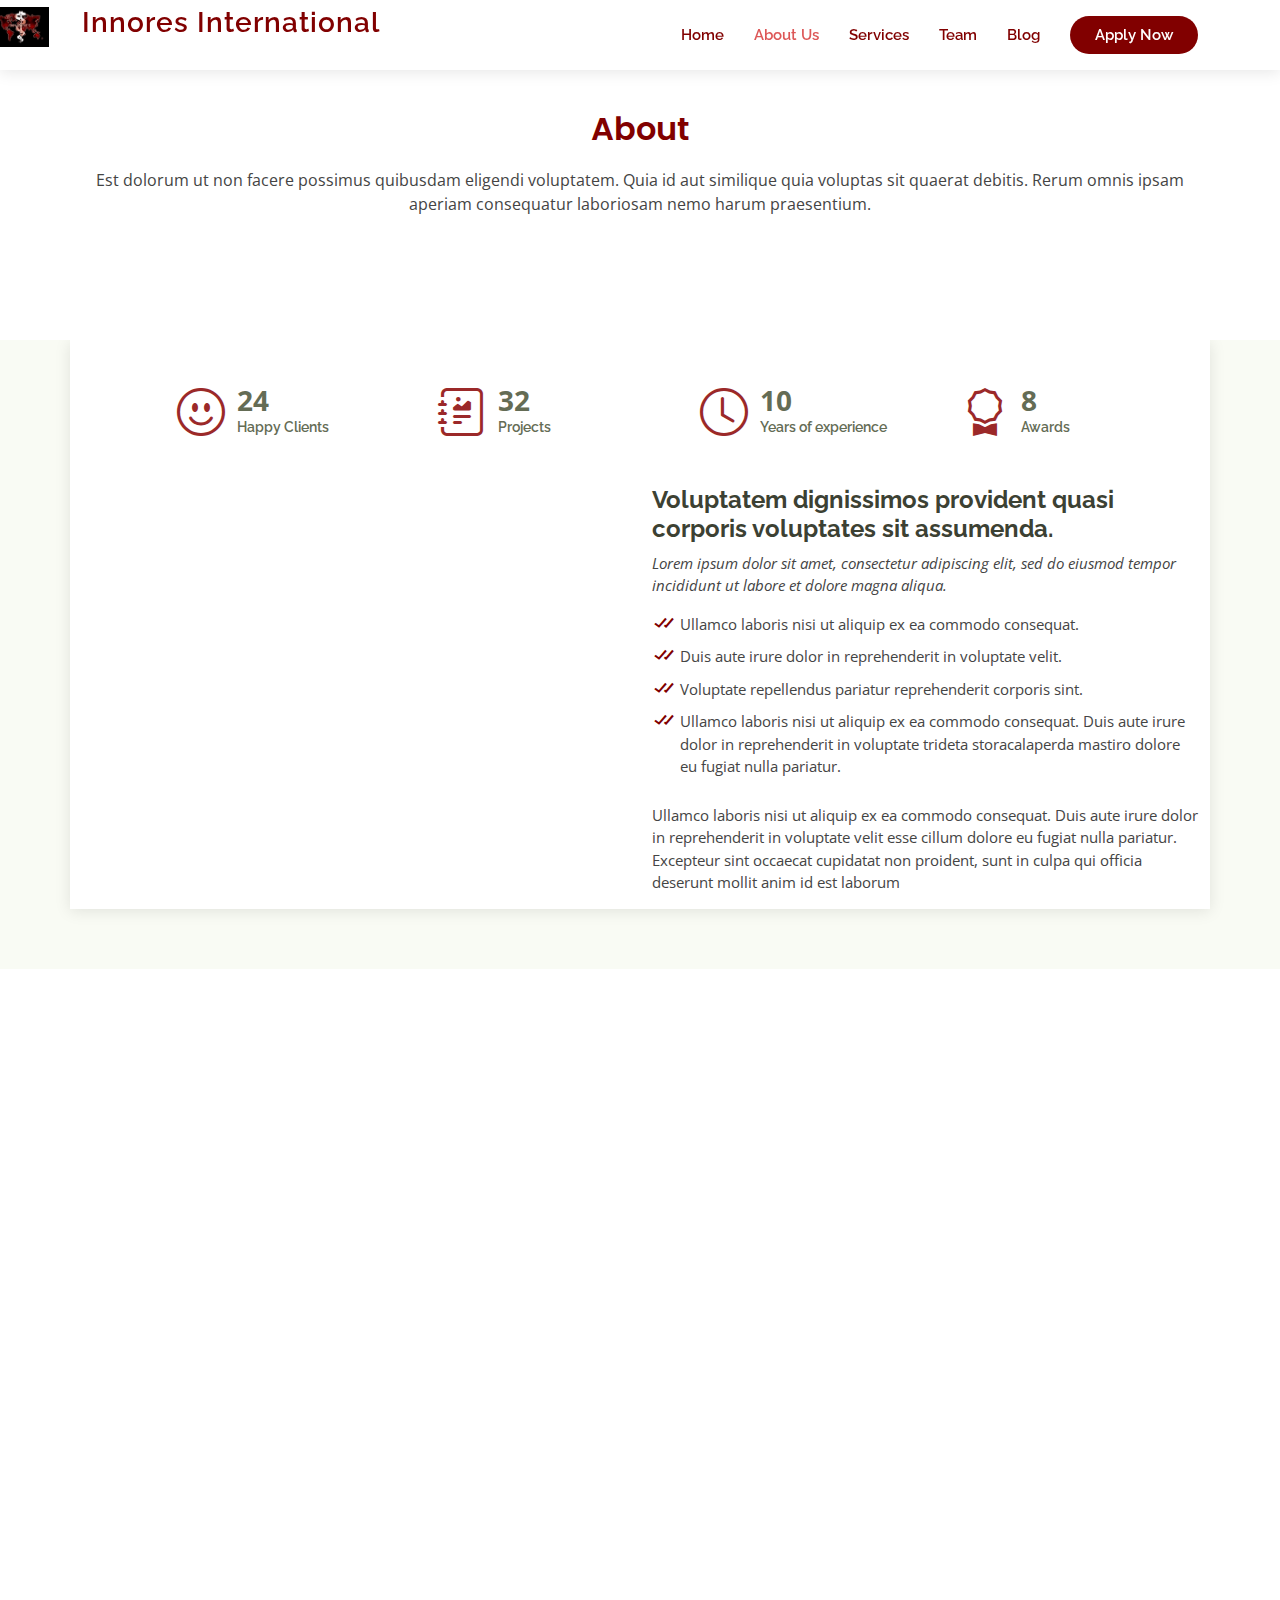
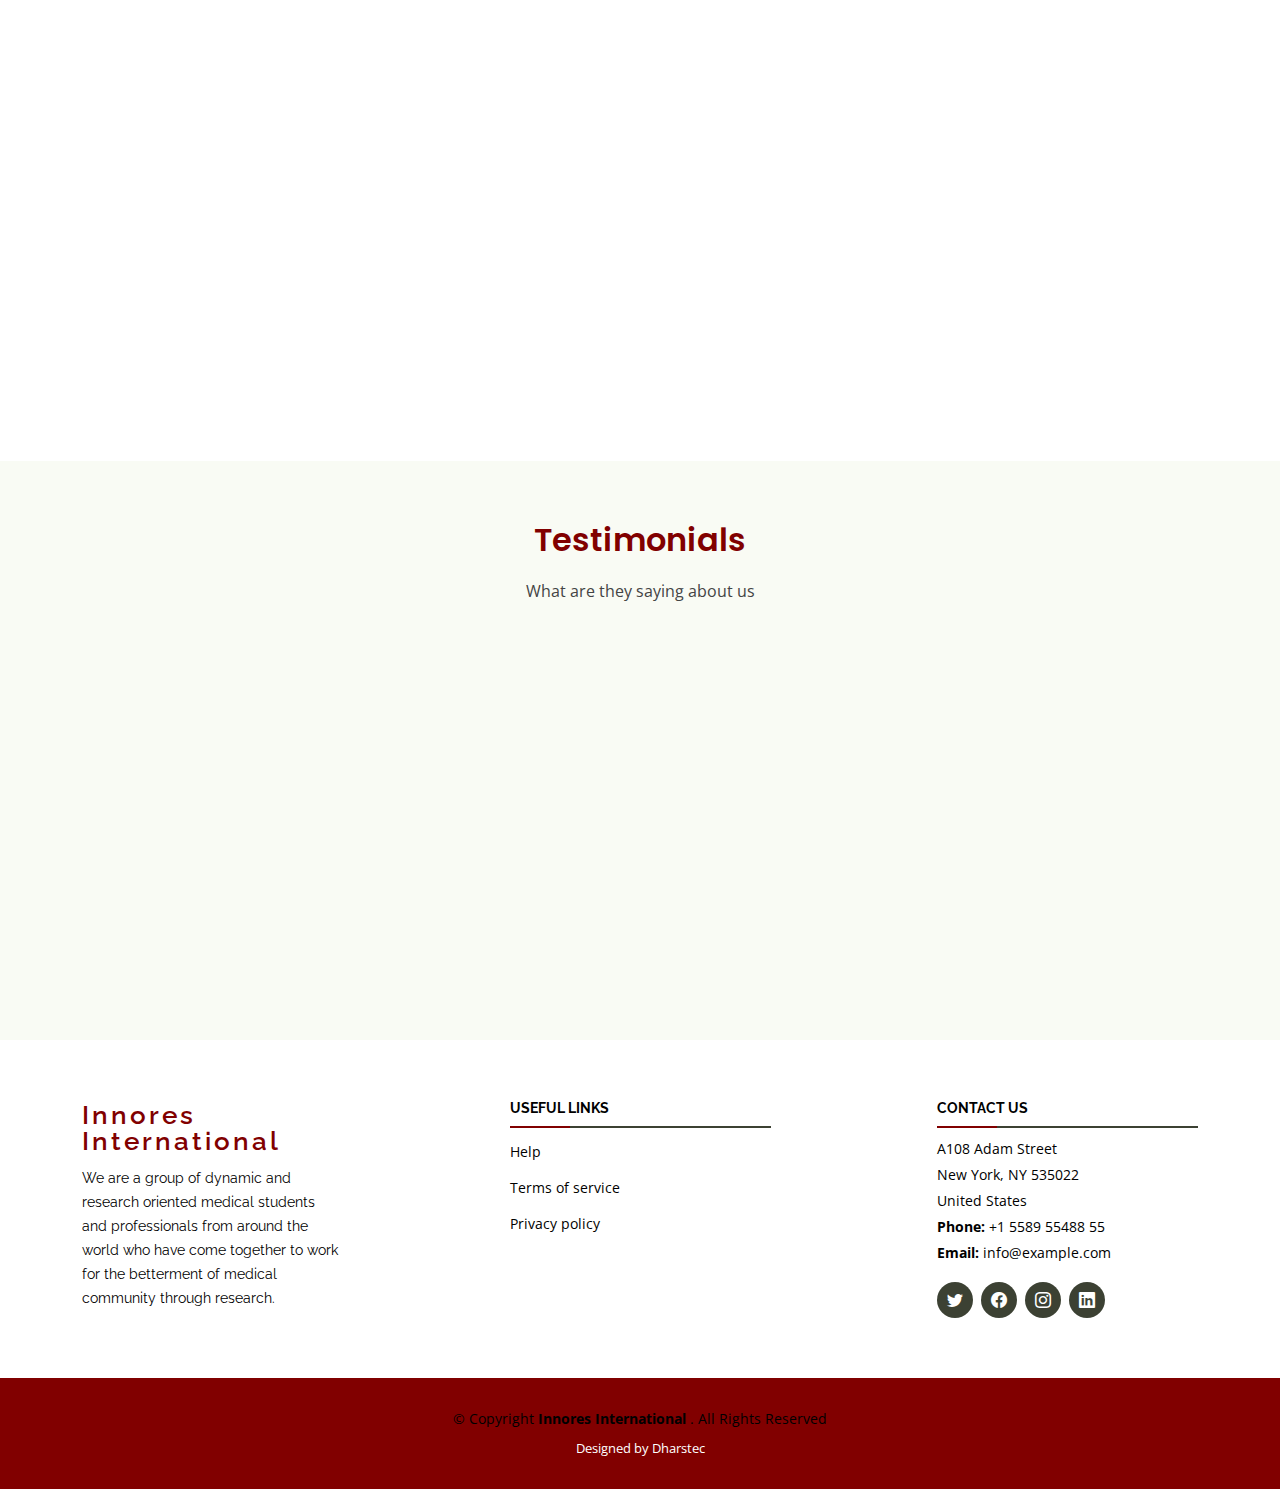
<file: about.html>
<!DOCTYPE html>
<html lang="en">

<head>
  <meta charset="utf-8">
  <meta content="width=device-width, initial-scale=1.0" name="viewport">

  <title>About -  Innores International</title>
  <meta content="" name="description">
  <meta content="" name="keywords">

  <!-- Favicons -->
  <!-- <link href="assets/img/favicon.png" rel="icon"> -->
  <link href="assets/img/company logo.jpg" rel="icon">
  <link href="assets/img/apple-touch-icon.png" rel="apple-touch-icon">

  <!-- Google Fonts -->
  <link href="https://fonts.googleapis.com/css?family=Open+Sans:300,300i,400,400i,600,600i,700,700i|Raleway:300,300i,400,400i,500,500i,600,600i,700,700i|Poppins:300,300i,400,400i,500,500i,600,600i,700,700i" rel="stylesheet">

  <!-- Vendor CSS Files -->
  <link href="assets/vendor/aos/aos.css" rel="stylesheet">
  <link href="assets/vendor/bootstrap/css/bootstrap.min.css" rel="stylesheet">
  <link href="assets/vendor/bootstrap-icons/bootstrap-icons.css" rel="stylesheet">
  <link href="assets/vendor/boxicons/css/boxicons.min.css" rel="stylesheet">
  <link href="assets/vendor/glightbox/css/glightbox.min.css" rel="stylesheet">
  <link href="assets/vendor/swiper/swiper-bundle.min.css" rel="stylesheet">

  <!-- Template Main CSS File -->
  <link href="assets/css/style.css" rel="stylesheet">

  <!-- =======================================================
  * Template Name: Serenity - v4.10.1
  * Template URL: https://bootstrapmade.com/serenity-bootstrap-corporate-template/
  * Author: BootstrapMade.com
  * License: https://bootstrapmade.com/license/
  ======================================================== -->
</head>

<body>

  <!-- ======= Header ======= -->
  <header id="header" class="fixed-top d-flex align-items-center">
    <div class="container d-flex align-items-center justify-content-between">

      <div class="logo">
        <h1 class="text-light"><a href="index.html">Innores International</a></h1>
        <!-- Uncomment below if you prefer to use an image logo -->
        <a href="index.html"><img src="assets/img/company logo.jpg" alt="" class="img-fluid"></a>
      
      </div>

      <nav id="navbar" class="navbar">
        <ul>
          <li><a href="index.html">Home</a></li>
          <!-- <li class="dropdown"><a href="#"><span>About</span> <i class="bi bi-chevron-down"></i></a> -->
            <ul>
              <li><a class="active" href="about.html">About Us</a></li>
              <!-- <li><a href="team.html">Team</a></li>
              <li class="dropdown"><a href="#"><span>Deep Drop Down</span> <i class="bi bi-chevron-right"></i></a>
                <ul>
                  <li><a href="#">Deep Drop Down 1</a></li>
                  <li><a href="#">Deep Drop Down 2</a></li>
                  <li><a href="#">Deep Drop Down 3</a></li>
                  <li><a href="#">Deep Drop Down 4</a></li>
                  <li><a href="#">Deep Drop Down 5</a></li>
                </ul>
              </li> -->
            </ul>
          </li>
          <li><a href="services.html">Services</a></li>
           <li><a href="team.html">Team</a></li>
          <li><a href="blog.html">Blog</a></li>

          <!-- <li><a href="pricing.html">Pricing</a></li>
          <li><a href="portfolio.html">Portfolio</a></li>
          <li><a href="blog.html">Blog</a></li>
          <li><a href="contact.html">Contact</a></li> -->

          <li><a class="getstarted" href="services.html">Apply Now</a></li>
        </ul>
        <i class="bi bi-list mobile-nav-toggle"></i>
      </nav><!-- .navbar -->

    </div>
  </header><!-- End Header -->

  <main id="main">

    <!-- ======= Breadcrumbs ======= -->
    <section id="breadcrumbs" class="breadcrumbs">
      <div class="breadcrumb-hero">
        <div class="container">
          <div class="breadcrumb-hero">
            <h2>About</h2>
            <p>Est dolorum ut non facere possimus quibusdam eligendi voluptatem. Quia id aut similique quia voluptas sit quaerat debitis. Rerum omnis ipsam aperiam consequatur laboriosam nemo harum praesentium. </p>
          </div>
        </div>
      </div>
      <div class="container">
        <ol>
          <li><a href="index.html">Home</a></li>
          <!-- <li>About</li> -->
        </ol>
      </div>
    </section>
    
    <!-- End Breadcrumbs -->

    <!-- ======= About Section ======= -->
    <section id="about" class="about">
      <div class="container">

        <div class="row justify-content-end">
          <div class="col-lg-11">
            <div class="row justify-content-end">

              <div class="col-lg-3 col-md-5 col-6 d-md-flex align-items-md-stretch">
                <div class="count-box py-5">
                  <i class="bi bi-emoji-smile"></i>
                  <span data-purecounter-start="0" data-purecounter-end="65" class="purecounter">0</span>
                  <p>Happy Clients</p>
                </div>
              </div>

              <div class="col-lg-3 col-md-5 col-6 d-md-flex align-items-md-stretch">
                <div class="count-box py-5">
                  <i class="bi bi-journal-richtext"></i>
                  <span data-purecounter-start="0" data-purecounter-end="85" class="purecounter">0</span>
                  <p>Projects</p>
                </div>
              </div>

              <div class="col-lg-3 col-md-5 col-6 d-md-flex align-items-md-stretch">
                <div class="count-box pb-5 pt-0 pt-lg-5">
                  <i class="bi bi-clock"></i>
                  <span data-purecounter-start="0" data-purecounter-end="27" class="purecounter">0</span>
                  <p>Years of experience</p>
                </div>
              </div>

              <div class="col-lg-3 col-md-5 col-6 d-md-flex align-items-md-stretch">
                <div class="count-box pb-5 pt-0 pt-lg-5">
                  <i class="bi bi-award"></i>
                  <span data-purecounter-start="0" data-purecounter-end="22" class="purecounter">0</span>
                  <p>Awards</p>
                </div>
              </div>

            </div>
          </div>
        </div>

        <div class="row">

          <div class="col-lg-6 video-box align-self-baseline position-relative">
            <!-- <img src="assets/img/about.jpg" class="img-fluid" alt=""> -->
            <!-- <a href="https://www.youtube.com/watch?v=ef1TEV1_qs4" class="glightbox play-btn mb-4"></a> -->

            <iframe width="560" height="315" src="https://www.youtube.com/embed/ef1TEV1_qs4" title="YouTube video player" frameborder="0" allow="accelerometer; autoplay; clipboard-write; encrypted-media; gyroscope; picture-in-picture" allowfullscreen></iframe>

          </div>

          <div class="col-lg-6 pt-3 pt-lg-0 content">
            <h3>Voluptatem dignissimos provident quasi corporis voluptates sit assumenda.</h3>
            <p class="fst-italic">
              Lorem ipsum dolor sit amet, consectetur adipiscing elit, sed do eiusmod tempor incididunt ut labore et dolore
              magna aliqua.
            </p>
            <ul>
              <li><i class="bx bx-check-double"></i> Ullamco laboris nisi ut aliquip ex ea commodo consequat.</li>
              <li><i class="bx bx-check-double"></i> Duis aute irure dolor in reprehenderit in voluptate velit.</li>
              <li><i class="bx bx-check-double"></i> Voluptate repellendus pariatur reprehenderit corporis sint.</li>
              <li><i class="bx bx-check-double"></i> Ullamco laboris nisi ut aliquip ex ea commodo consequat. Duis aute irure dolor in reprehenderit in voluptate trideta storacalaperda mastiro dolore eu fugiat nulla pariatur.</li>
            </ul>
            <p>
              Ullamco laboris nisi ut aliquip ex ea commodo consequat. Duis aute irure dolor in reprehenderit in voluptate
              velit esse cillum dolore eu fugiat nulla pariatur. Excepteur sint occaecat cupidatat non proident, sunt in
              culpa qui officia deserunt mollit anim id est laborum
            </p>
          </div>

        </div>

      </div>
    </section><!-- End About Section -->

    <!-- ======= Work Process Section ======= -->
    <section id="work-process" class="work-process">
      <div class="container">

        <div class="section-title" data-aos="fade-up">
          <!-- <h2>Work Process</h2>
          <p>Magnam dolores commodi suscipit. Necessitatibus eius consequatur ex aliquid fuga eum quidem. Sit sint consectetur velit. Quisquam quos quisquam cupiditate. Et nemo qui impedit suscipit alias ea. Quia fugiat sit in iste officiis commodi quidem hic quas.</p> -->
        </div>

        <div class="row content">
          <div class="col-md-5" data-aos="fade-right">
            <img src="assets/img/work-process-1.png" class="img-fluid" alt="">
          </div>
          <div class="col-md-7 pt-4" data-aos="fade-left">
            <h3>Voluptatem dignissimos provident quasi corporis voluptates sit assumenda.</h3>
            <p class="fst-italic">
              Lorem ipsum dolor sit amet, consectetur adipiscing elit, sed do eiusmod tempor incididunt ut labore et dolore
              magna aliqua.
            </p>
            <ul>
              <li><i class="bi bi-check"></i> Ullamco laboris nisi ut aliquip ex ea commodo consequat.</li>
              <li><i class="bi bi-check"></i> Duis aute irure dolor in reprehenderit in voluptate velit.</li>
            </ul>
          </div>
        </div>

        <div class="row content">
          <div class="col-md-5 order-1 order-md-2" data-aos="fade-left">
            <img src="assets/img/work-process-2.png" class="img-fluid" alt="">
          </div>
          <div class="col-md-7 pt-5 order-2 order-md-1" data-aos="fade-right">
            <h3>Corporis temporibus maiores provident</h3>
            <p class="fst-italic">
              Lorem ipsum dolor sit amet, consectetur adipiscing elit, sed do eiusmod tempor incididunt ut labore et dolore
              magna aliqua.
            </p>
            <p>
              Ullamco laboris nisi ut aliquip ex ea commodo consequat. Duis aute irure dolor in reprehenderit in voluptate
              velit esse cillum dolore eu fugiat nulla pariatur. Excepteur sint occaecat cupidatat non proident, sunt in
              culpa qui officia deserunt mollit anim id est laborum
            </p>
          </div>
        </div>

        <!-- <div class="row content">
          <div class="col-md-5" data-aos="fade-right">
            <img src="assets/img/work-process-3.png" class="img-fluid" alt="">
          </div>
          <div class="col-md-7 pt-5" data-aos="fade-left">
            <h3>Sunt consequatur ad ut est nulla consectetur reiciendis animi voluptas</h3>
            <p>Cupiditate placeat cupiditate placeat est ipsam culpa. Delectus quia minima quod. Sunt saepe odit aut quia voluptatem hic voluptas dolor doloremque.</p>
            <ul>
              <li><i class="bi bi-check"></i> Ullamco laboris nisi ut aliquip ex ea commodo consequat.</li>
              <li><i class="bi bi-check"></i> Duis aute irure dolor in reprehenderit in voluptate velit.</li>
              <li><i class="bi bi-check"></i> Facilis ut et voluptatem aperiam. Autem soluta ad fugiat.</li>
            </ul>
          </div>
        </div>

        <div class="row content">
          <div class="col-md-5 order-1 order-md-2" data-aos="fade-left">
            <img src="assets/img/work-process-4.png" class="img-fluid" alt="">
          </div>
          <div class="col-md-7 pt-5 order-2 order-md-1" data-aos="fade-right">
            <h3>Quas et necessitatibus eaque impedit ipsum animi consequatur incidunt in</h3>
            <p class="fst-italic">
              Lorem ipsum dolor sit amet, consectetur adipiscing elit, sed do eiusmod tempor incididunt ut labore et dolore
              magna aliqua.
            </p>
            <p>
              Ullamco laboris nisi ut aliquip ex ea commodo consequat. Duis aute irure dolor in reprehenderit in voluptate
              velit esse cillum dolore eu fugiat nulla pariatur. Excepteur sint occaecat cupidatat non proident, sunt in
              culpa qui officia deserunt mollit anim id est laborum
            </p>
          </div>
        </div> -->

      </div>
    </section>
    <!-- End Work Process Section -->

    <!-- ======= Our Skills Section ======= -->
    <!-- <section id="skills" class="skills section-bg">
      <div class="container">

        <div class="section-title" data-aos="fade-up">
          <h2>Our Skills</h2>
          <p>Magnam dolores commodi suscipit. Necessitatibus eius consequatur ex aliquid fuga eum quidem. Sit sint consectetur velit. Quisquam quos quisquam cupiditate. Et nemo qui impedit suscipit alias ea. Quia fugiat sit in iste officiis commodi quidem hic quas.</p>
        </div>

        <div class="row">
          <div class="col-lg-6" data-aos="fade-right">
            <img src="assets/img/skills-img.jpg" class="img-fluid" alt="">
          </div>
          <div class="col-lg-6 pt-4 pt-lg-0 content" data-aos="fade-left">
            <h3>Voluptatem dignissimos provident quasi corporis voluptates</h3>
            <p class="fst-italic">
              Lorem ipsum dolor sit amet, consectetur adipiscing elit, sed do eiusmod tempor incididunt ut labore et dolore
              magna aliqua.
            </p>
            <p>
              Ullamco laboris nisi ut aliquip ex ea commodo consequat. Duis aute irure dolor in reprehenderit in voluptate
              velit esse cillum dolore eu fugiat nulla pariatur. Excepteur sint occaecat cupidatat non proident.
            </p>

            <div class="skills-content">

              <div class="progress">
                <span class="skill">HTML <i class="val">100%</i></span>
                <div class="progress-bar-wrap">
                  <div class="progress-bar" role="progressbar" aria-valuenow="100" aria-valuemin="0" aria-valuemax="100"></div>
                </div>
              </div>

              <div class="progress">
                <span class="skill">CSS <i class="val">90%</i></span>
                <div class="progress-bar-wrap">
                  <div class="progress-bar" role="progressbar" aria-valuenow="90" aria-valuemin="0" aria-valuemax="100"></div>
                </div>
              </div>

              <div class="progress">
                <span class="skill">JavaScript <i class="val">75%</i></span>
                <div class="progress-bar-wrap">
                  <div class="progress-bar" role="progressbar" aria-valuenow="75" aria-valuemin="0" aria-valuemax="100"></div>
                </div>
              </div>

              <div class="progress">
                <span class="skill">Photoshop <i class="val">55%</i></span>
                <div class="progress-bar-wrap">
                  <div class="progress-bar" role="progressbar" aria-valuenow="55" aria-valuemin="0" aria-valuemax="100"></div>
                </div>
              </div>

            </div>

          </div>
        </div>

      </div>
    </section> -->
    <!-- End Our Skills Section -->

    <section id="testimonials" class="testimonials">
      <div class="container">

        <div class="section-title">
          <h2>Testimonials</h2>
          <p>What are they saying about us</p>
        </div>

        <div class="slides-1 swiper" data-aos="fade-up">
          <div class="swiper-wrapper">

            <div class="swiper-slide">
              <div class="testimonial-item">
                <img src="assets/img/testimonials/testimonials-1.jpg" class="testimonial-img" alt="">
                <h3>Saul Goodman</h3>
                <h4>Ceo &amp; Founder</h4>
                <div class="stars">
                  <i class="bi bi-star-fill"></i><i class="bi bi-star-fill"></i><i class="bi bi-star-fill"></i><i class="bi bi-star-fill"></i><i class="bi bi-star-fill"></i>
                </div>
                <p>
                  <i class="bi bi-quote quote-icon-left"></i>
                  Proin iaculis purus consequat sem cure digni ssim donec porttitora entum suscipit rhoncus. Accusantium quam, ultricies eget id, aliquam eget nibh et. Maecen aliquam, risus at semper.
                  <i class="bi bi-quote quote-icon-right"></i>
                </p>
              </div>
            </div>
            <!-- End testimonial item -->

            <div class="swiper-slide">
              <div class="testimonial-item">
                <img src="assets/img/testimonials/testimonials-2.jpg" class="testimonial-img" alt="">
                <h3>Sara Wilsson</h3>
                <h4>Designer</h4>
                <div class="stars">
                  <i class="bi bi-star-fill"></i><i class="bi bi-star-fill"></i><i class="bi bi-star-fill"></i><i class="bi bi-star-fill"></i><i class="bi bi-star-fill"></i>
                </div>
                <p>
                  <i class="bi bi-quote quote-icon-left"></i>
                  Export tempor illum tamen malis malis eram quae irure esse labore quem cillum quid cillum eram malis quorum velit fore eram velit sunt aliqua noster fugiat irure amet legam anim culpa.
                  <i class="bi bi-quote quote-icon-right"></i>
                </p>
              </div>
            </div>
            <!-- End testimonial item -->

            <div class="swiper-slide">
              <div class="testimonial-item">
                <img src="assets/img/testimonials/testimonials-3.jpg" class="testimonial-img" alt="">
                <h3>Jena Karlis</h3>
                <h4>Store Owner</h4>
                <div class="stars">
                  <i class="bi bi-star-fill"></i><i class="bi bi-star-fill"></i><i class="bi bi-star-fill"></i><i class="bi bi-star-fill"></i><i class="bi bi-star-fill"></i>
                </div>
                <p>
                  <i class="bi bi-quote quote-icon-left"></i>
                  Enim nisi quem export duis labore cillum quae magna enim sint quorum nulla quem veniam duis minim tempor labore quem eram duis noster aute amet eram fore quis sint minim.
                  <i class="bi bi-quote quote-icon-right"></i>
                </p>
              </div>
            </div>
            <!-- End testimonial item -->

            <div class="swiper-slide">
              <div class="testimonial-item">
                <img src="assets/img/testimonials/testimonials-4.jpg" class="testimonial-img" alt="">
                <h3>Matt Brandon</h3>
                <h4>Freelancer</h4>
                <div class="stars">
                  <i class="bi bi-star-fill"></i><i class="bi bi-star-fill"></i><i class="bi bi-star-fill"></i><i class="bi bi-star-fill"></i><i class="bi bi-star-fill"></i>
                </div>
                <p>
                  <i class="bi bi-quote quote-icon-left"></i>
                  Fugiat enim eram quae cillum dolore dolor amet nulla culpa multos export minim fugiat minim velit minim dolor enim duis veniam ipsum anim magna sunt elit fore quem dolore labore illum veniam.
                  <i class="bi bi-quote quote-icon-right"></i>
                </p>
              </div>
            </div>
            <!-- End testimonial item -->

            <div class="swiper-slide">
              <div class="testimonial-item">
                <img src="assets/img/testimonials/testimonials-5.jpg" class="testimonial-img" alt="">
                <h3>John Larson</h3>
                <h4>Entrepreneur</h4>
                <div class="stars">
                  <i class="bi bi-star-fill"></i><i class="bi bi-star-fill"></i><i class="bi bi-star-fill"></i><i class="bi bi-star-fill"></i><i class="bi bi-star-fill"></i>
                </div>
                <p>
                  <i class="bi bi-quote quote-icon-left"></i>
                  Quis quorum aliqua sint quem legam fore sunt eram irure aliqua veniam tempor noster veniam enim culpa labore duis sunt culpa nulla illum cillum fugiat legam esse veniam culpa fore nisi cillum quid.
                  <i class="bi bi-quote quote-icon-right"></i>
                </p>
              </div>
            </div><!-- End testimonial item -->

          </div>
          <div class="swiper-pagination"></div>
        </div>

      </div>
    </section>

    <!-- ======= Our Clients Section ======= -->
    <!-- <section id="clients" class="clients">
      <div class="container" data-aos="fade-up">

        <div class="section-title">
          <h2>Our Clients</h2>
          <p>Magnam dolores commodi suscipit. Necessitatibus eius consequatur ex aliquid fuga eum quidem. Sit sint consectetur velit. Quisquam quos quisquam cupiditate. Et nemo qui impedit suscipit alias ea. Quia fugiat sit in iste officiis commodi quidem hic quas.</p>
        </div>

        <div class="clients-slider swiper">
          <div class="swiper-wrapper align-items-center">
            <div class="swiper-slide"><img src="assets/img/clients/client-1.png" class="img-fluid" alt=""></div>
            <div class="swiper-slide"><img src="assets/img/clients/client-2.png" class="img-fluid" alt=""></div>
            <div class="swiper-slide"><img src="assets/img/clients/client-3.png" class="img-fluid" alt=""></div>
            <div class="swiper-slide"><img src="assets/img/clients/client-4.png" class="img-fluid" alt=""></div>
            <div class="swiper-slide"><img src="assets/img/clients/client-5.png" class="img-fluid" alt=""></div>
            <div class="swiper-slide"><img src="assets/img/clients/client-6.png" class="img-fluid" alt=""></div>
            <div class="swiper-slide"><img src="assets/img/clients/client-7.png" class="img-fluid" alt=""></div>
            <div class="swiper-slide"><img src="assets/img/clients/client-8.png" class="img-fluid" alt=""></div>
          </div>
          <div class="swiper-pagination"></div>
        </div>

      </div>
    </section> -->
    <!-- End Our Clients Section -->

  </main><!-- End #main -->

  <!-- ======= Footer ======= -->
  <footer id="footer">
    <div class="footer-top">
      <div class="container">
        <div class="row">

          <div class="col-lg-3 col-md-6 footer-info">
            <h3>Innores International</h3>
            <p>
              We are a group of dynamic and research oriented medical students and professionals from around the world who have come together to work for the betterment of medical community through research.
            </p>
          </div>

          <div class="col-lg-3 col-md-6 footer-links">
            <h4>Useful Links</h4>
            <ul>
              <li><a href="assets/img/sam.pdf" target="_blank">Help</a></li>
              <!-- <li><a href="#">Home</a></li>
              <li><a href="#">About us</a></li>
              <li><a href="#">Services</a></li> -->
              <li><a href="assets/img/sam.pdf" target="_blank">Terms of service</a></li>
              <li><a href="assets/img/sam.pdf" target="_blank">Privacy policy</a></li>
            </ul>
          </div>

          <div class="col-lg-3 col-md-6 footer-contact">
            <h4>Contact Us</h4>
            <p>
              A108 Adam Street <br>
              New York, NY 535022<br>
              United States <br>
              <strong>Phone:</strong> +1 5589 55488 55<br>
              <strong>Email:</strong> info@example.com<br>
            </p>

            <div class="social-links">
              <a href="https://twitter.com" class="twitter" target="_blank"><i class="bi bi-twitter"></i></a>
              <a href="https://www.facebook.com" class="facebook" target="_blank"><i class="bi bi-facebook"></i></a>
              <a href="https://www.instagram.com" class="instagram" target="_blank"><i class="bi bi-instagram"></i></a>
              <a href="https://www.linkedin.com" class="linkedin" target="_blank"><i class="bi bi-linkedin"></i></a>
            </div>
          </div>

          <!-- <div class="col-lg-3 col-md-6 footer-newsletter">
            <h4>Our Newsletter</h4>
            <p>Tamen quem nulla quae legam multos aute sint culpa legam noster magna veniam enim veniam illum dolore legam minim quorum culpa amet magna export quem marada parida nodela caramase seza.</p>
            <form action="" method="post">
              <input type="email" name="email"><input type="submit" value="Subscribe">
            </form>
          </div> -->

        </div>
      </div>
    </div>

    <div class="container">
      <div class="copyright">
        &copy; Copyright <strong><span>Innores International
        </span></strong>. All Rights Reserved
      </div>
      <div class="credits">
        <!-- All the links in the footer should remain intact. -->
        <!-- You can delete the links only if you purchased the pro version. -->
        <!-- Licensing information: https://bootstrapmade.com/license/ -->
        <!-- Purchase the pro version with working PHP/AJAX contact form: https://bootstrapmade.com/serenity-bootstrap-corporate-template/ -->
        Designed by <a href="http://dharstec.com/">Dharstec</a>
      </div>
    </div>
  </footer><!-- End Footer -->

  <a href="#" class="back-to-top d-flex align-items-center justify-content-center"><i class="bi bi-arrow-up-short"></i></a>

  <!-- Vendor JS Files -->
  <script src="assets/vendor/purecounter/purecounter_vanilla.js"></script>
  <script src="assets/vendor/aos/aos.js"></script>
  <script src="assets/vendor/bootstrap/js/bootstrap.bundle.min.js"></script>
  <script src="assets/vendor/glightbox/js/glightbox.min.js"></script>
  <script src="assets/vendor/isotope-layout/isotope.pkgd.min.js"></script>
  <script src="assets/vendor/swiper/swiper-bundle.min.js"></script>
  <script src="assets/vendor/waypoints/noframework.waypoints.js"></script>
  <script src="assets/vendor/php-email-form/validate.js"></script>

  <!-- Template Main JS File -->
  <script src="assets/js/main.js"></script>

</body>

</html>
</file>
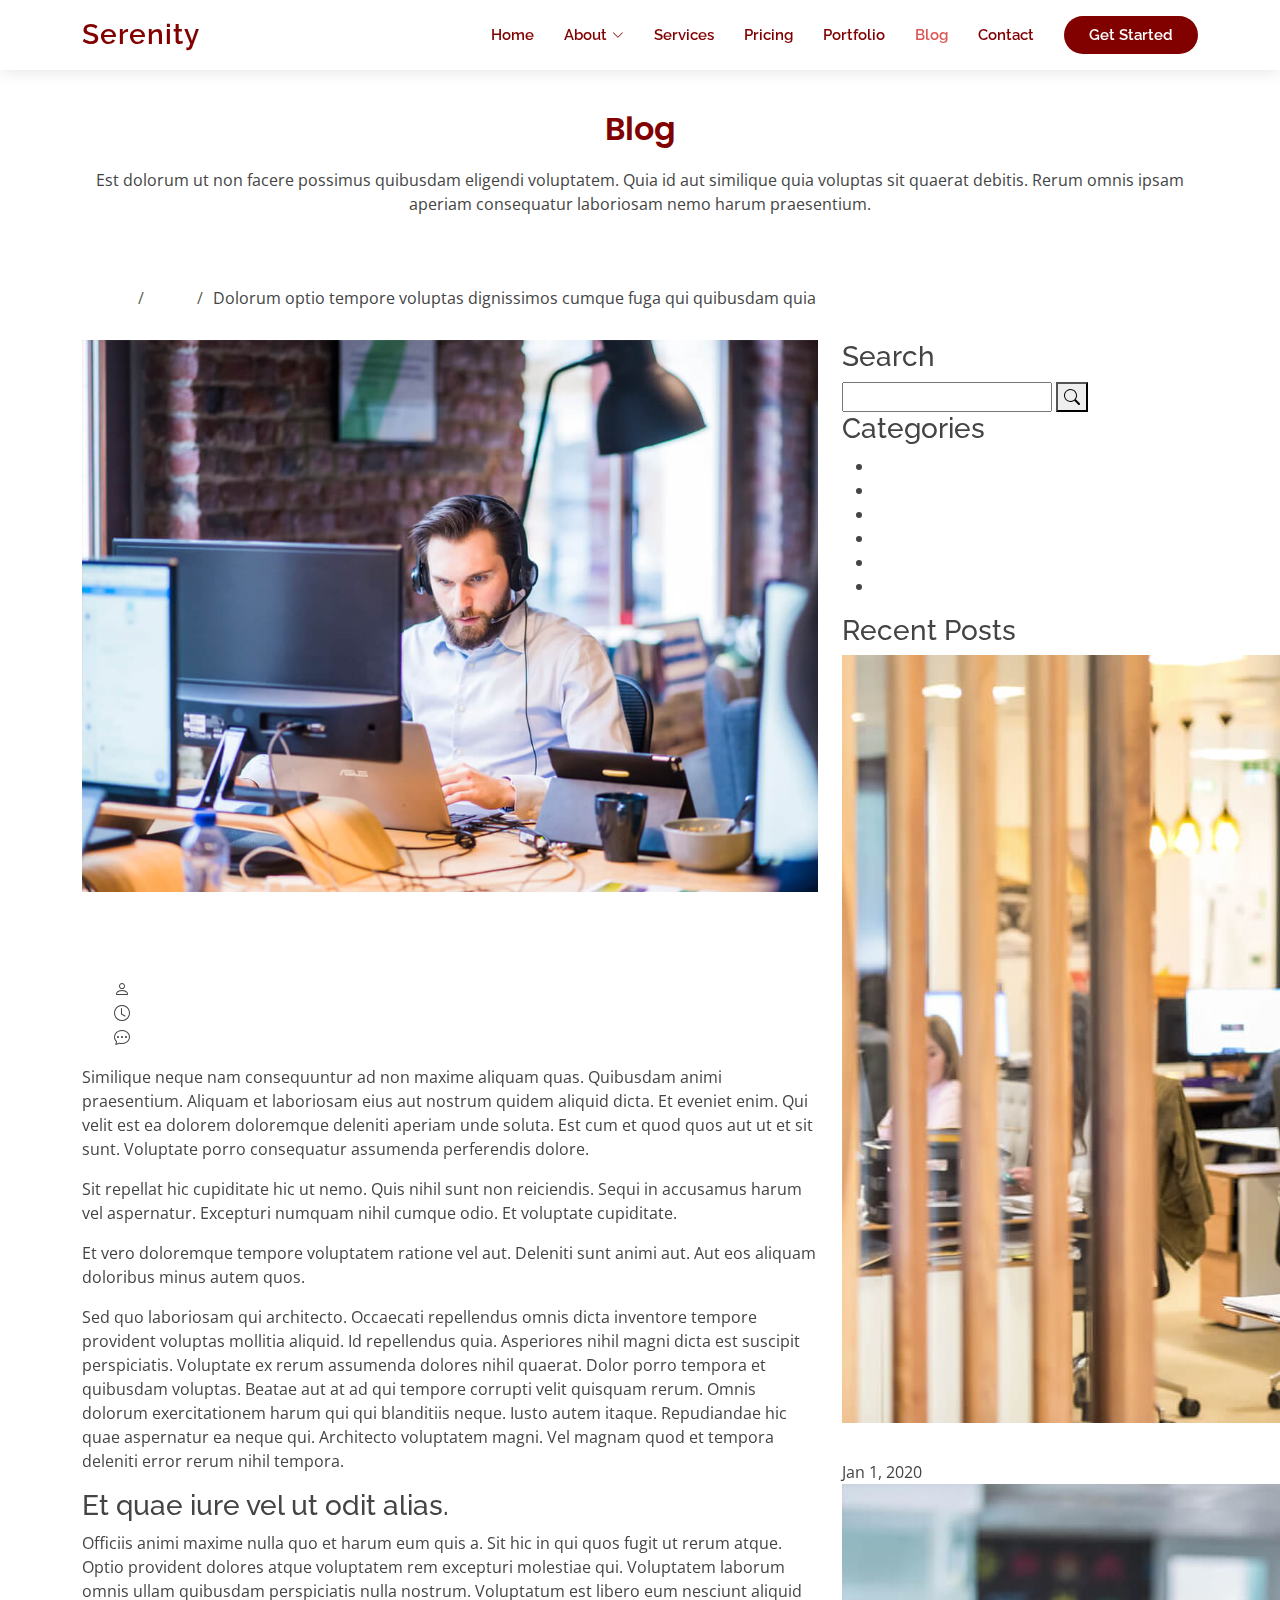
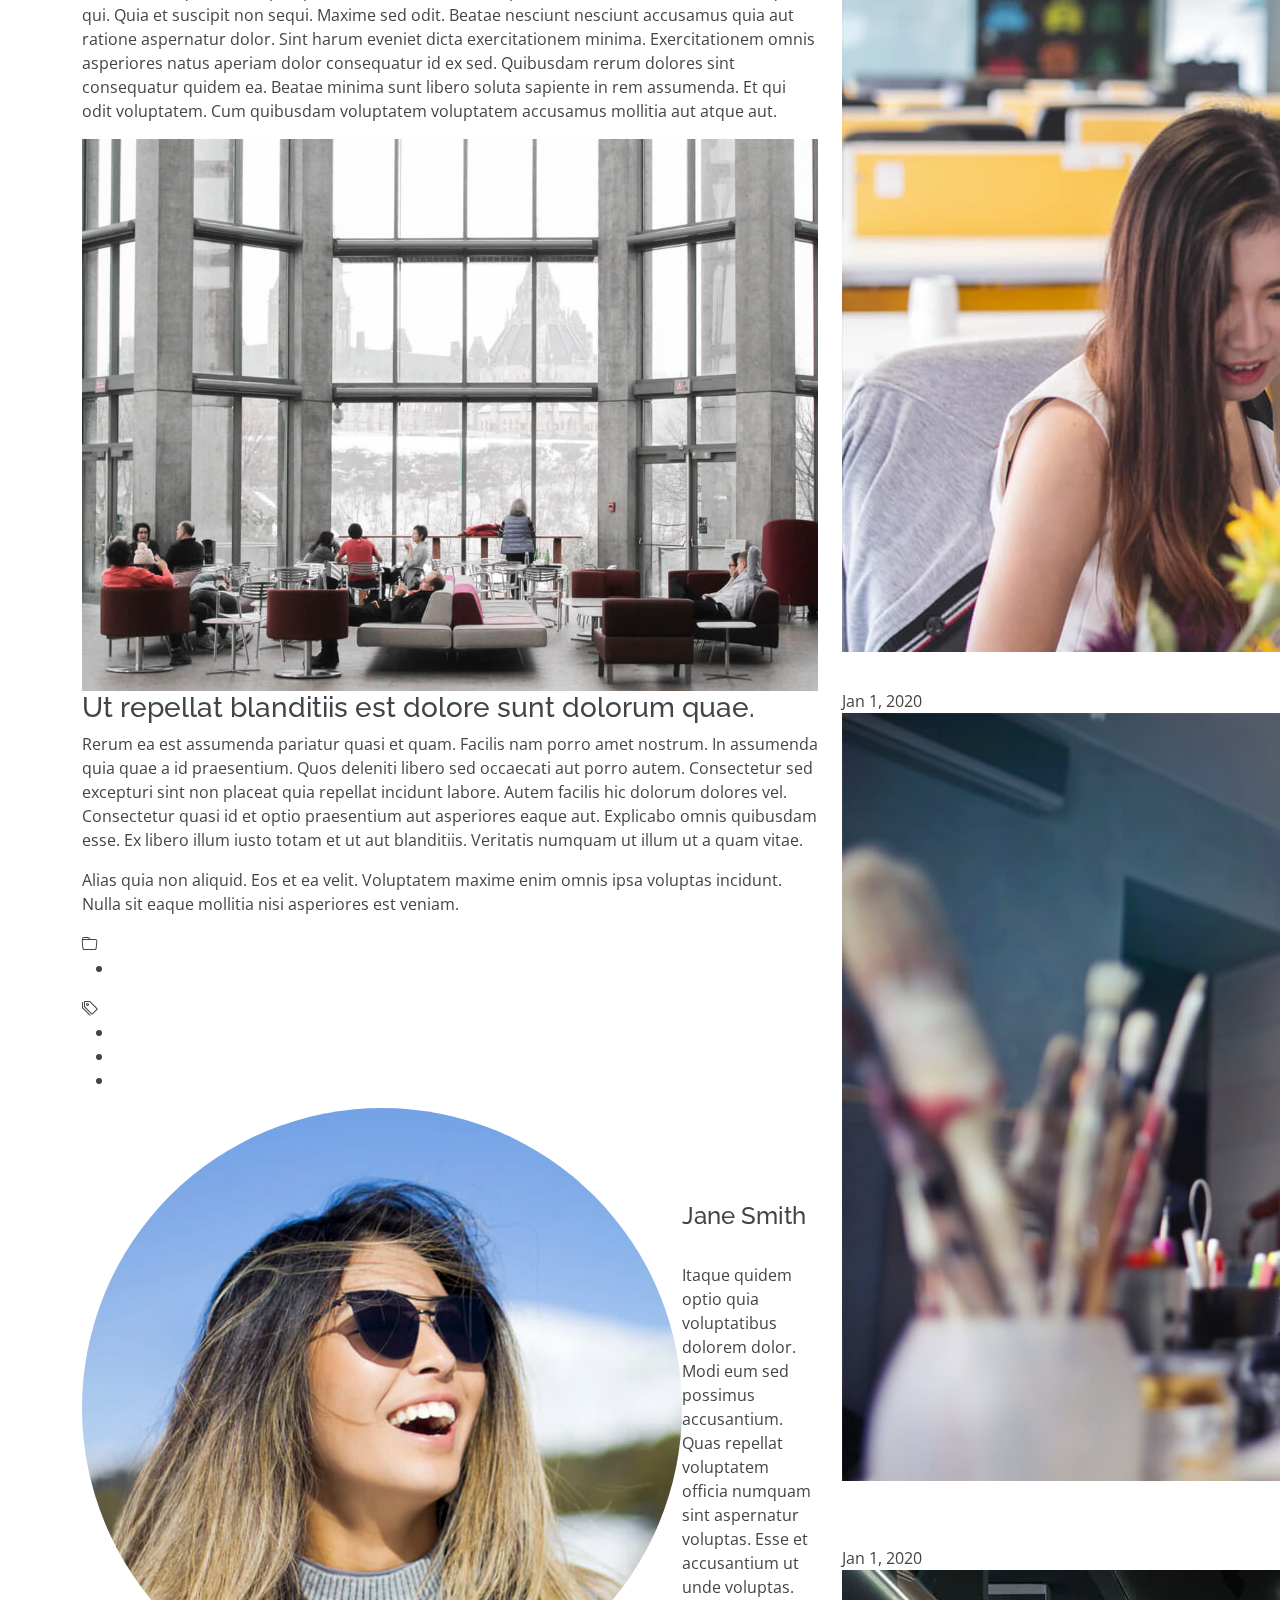
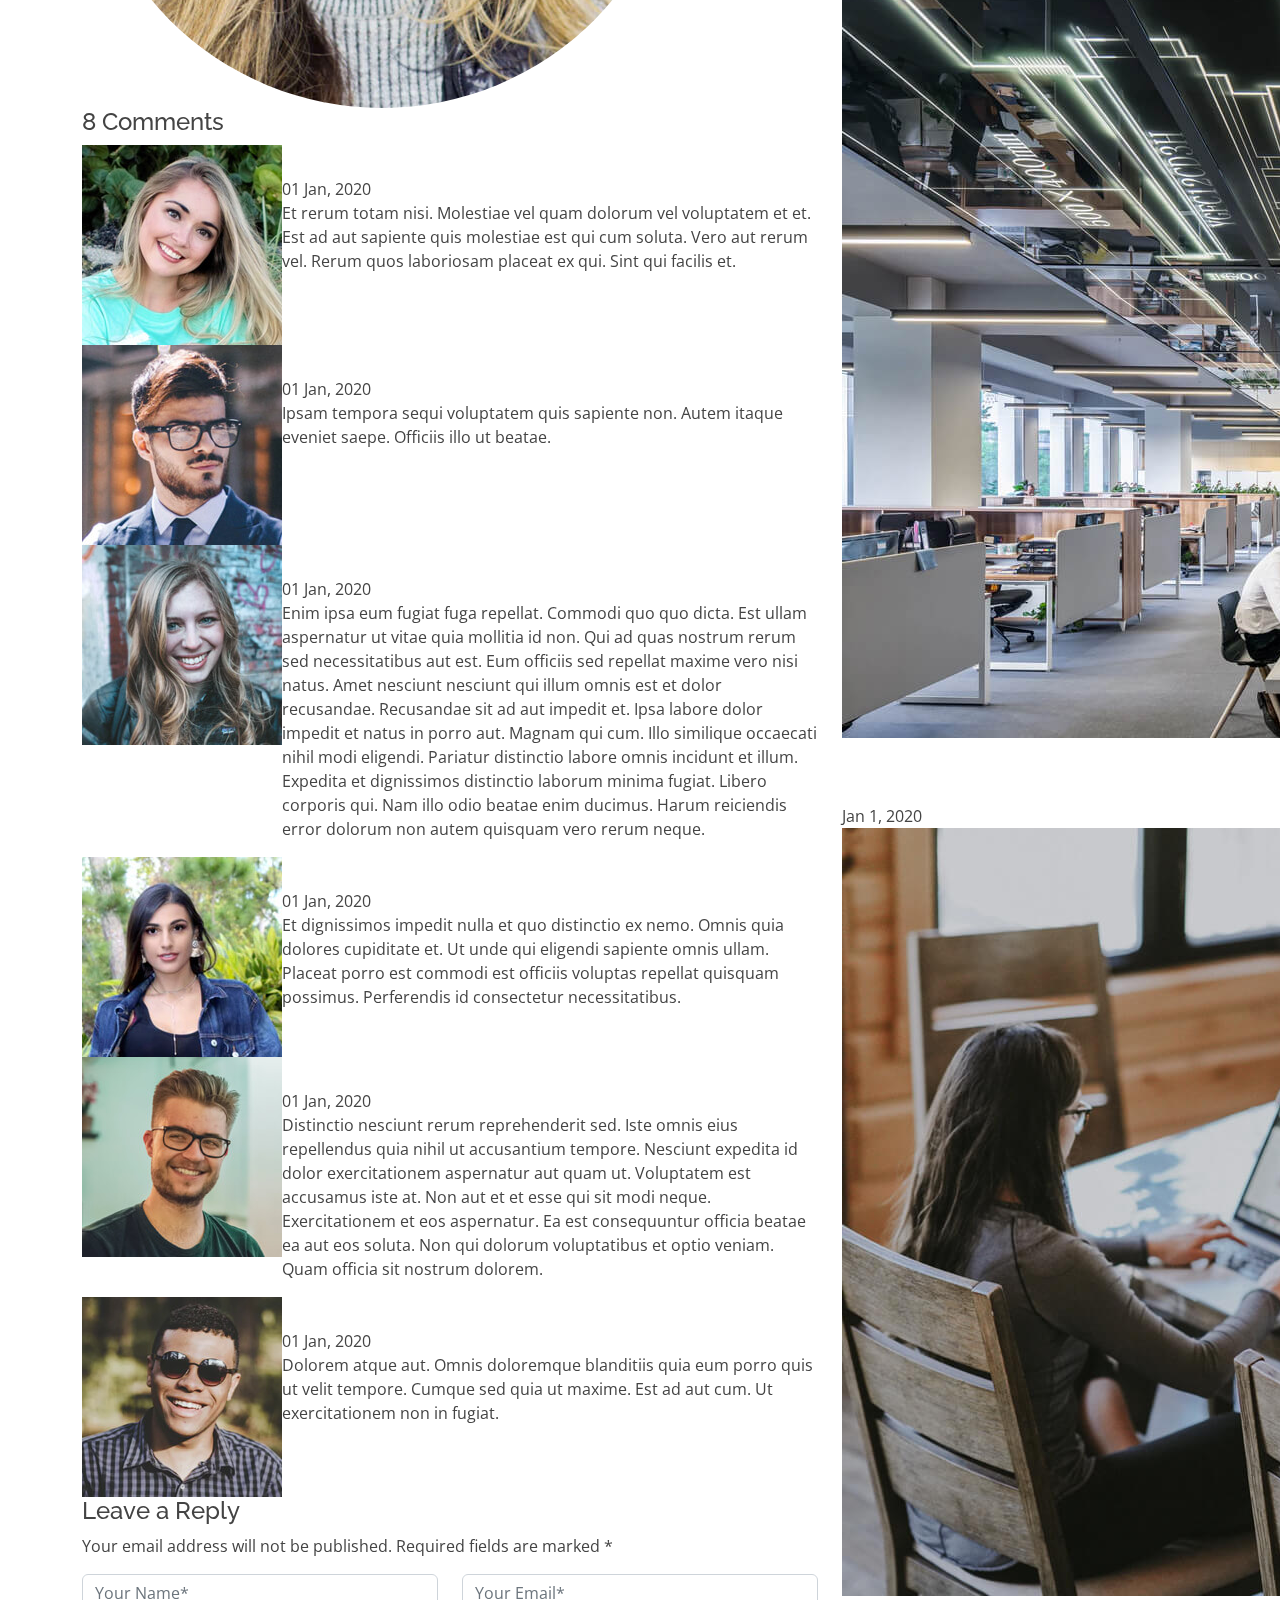
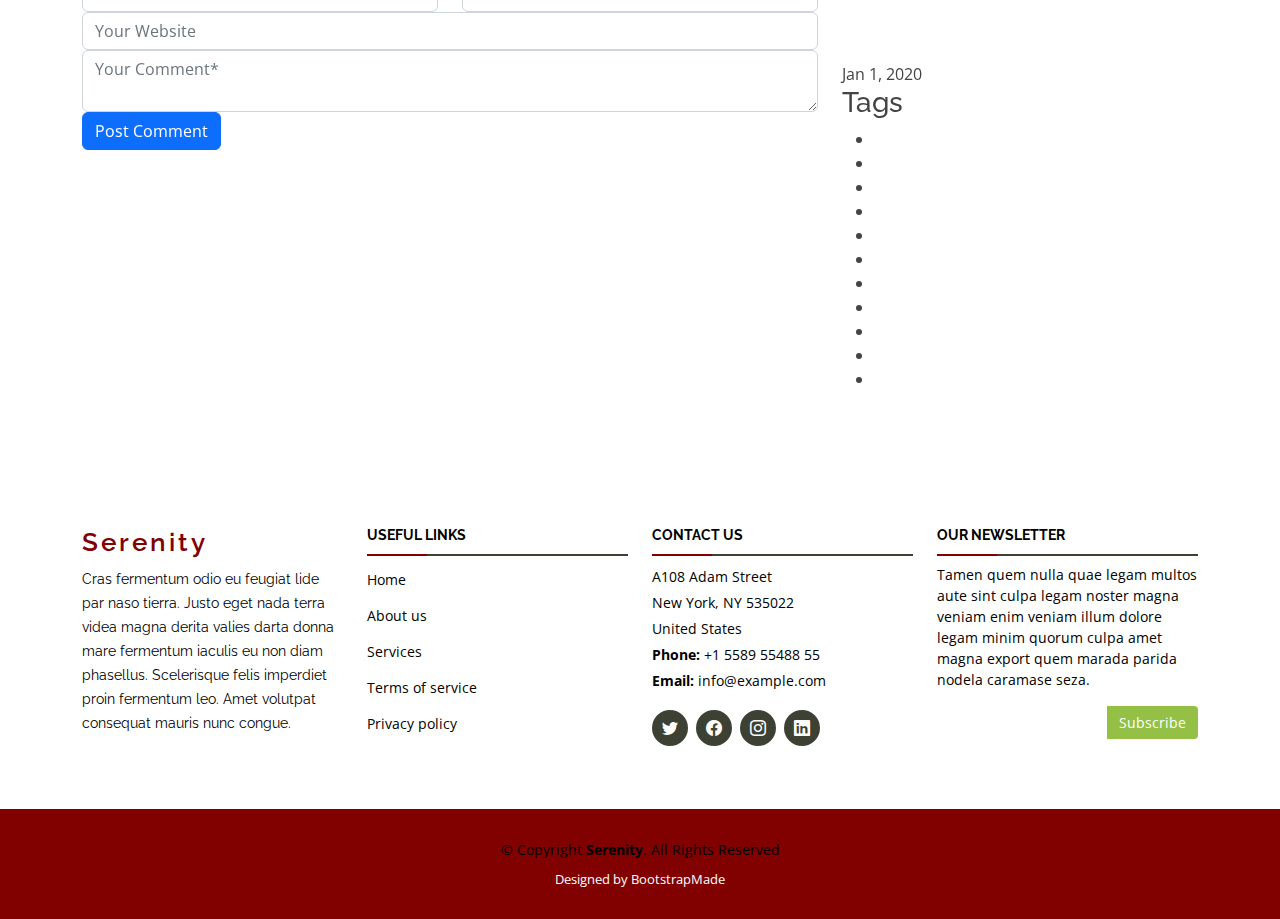
<file: blog-single.html>
<!DOCTYPE html>
<html lang="en">

<head>
  <meta charset="utf-8">
  <meta content="width=device-width, initial-scale=1.0" name="viewport">

  <title>Blog Single - Serenity Bootstrap Template</title>
  <meta content="" name="description">
  <meta content="" name="keywords">

  <!-- Favicons -->
  <link href="assets/img/favicon.png" rel="icon">
  <link href="assets/img/apple-touch-icon.png" rel="apple-touch-icon">

  <!-- Google Fonts -->
  <link href="https://fonts.googleapis.com/css?family=Open+Sans:300,300i,400,400i,600,600i,700,700i|Raleway:300,300i,400,400i,500,500i,600,600i,700,700i|Poppins:300,300i,400,400i,500,500i,600,600i,700,700i" rel="stylesheet">

  <!-- Vendor CSS Files -->
  <link href="assets/vendor/aos/aos.css" rel="stylesheet">
  <link href="assets/vendor/bootstrap/css/bootstrap.min.css" rel="stylesheet">
  <link href="assets/vendor/bootstrap-icons/bootstrap-icons.css" rel="stylesheet">
  <link href="assets/vendor/boxicons/css/boxicons.min.css" rel="stylesheet">
  <link href="assets/vendor/glightbox/css/glightbox.min.css" rel="stylesheet">
  <link href="assets/vendor/swiper/swiper-bundle.min.css" rel="stylesheet">

  <!-- Template Main CSS File -->
  <link href="assets/css/style.css" rel="stylesheet">

  <!-- =======================================================
  * Template Name: Serenity - v4.10.1
  * Template URL: https://bootstrapmade.com/serenity-bootstrap-corporate-template/
  * Author: BootstrapMade.com
  * License: https://bootstrapmade.com/license/
  ======================================================== -->
</head>

<body>

  <!-- ======= Header ======= -->
  <header id="header" class="fixed-top d-flex align-items-center">
    <div class="container d-flex align-items-center justify-content-between">

      <div class="logo">
        <h1 class="text-light"><a href="index.html">Serenity</a></h1>
        <!-- Uncomment below if you prefer to use an image logo -->
        <!-- <a href="index.html"><img src="assets/img/logo.png" alt="" class="img-fluid"></a>-->
      </div>

      <nav id="navbar" class="navbar">
        <ul>
          <li><a href="index.html">Home</a></li>
          <li class="dropdown"><a href="#"><span>About</span> <i class="bi bi-chevron-down"></i></a>
            <ul>
              <li><a href="about.html">About</a></li>
              <li><a href="team.html">Team</a></li>
              <li class="dropdown"><a href="#"><span>Deep Drop Down</span> <i class="bi bi-chevron-right"></i></a>
                <ul>
                  <li><a href="#">Deep Drop Down 1</a></li>
                  <li><a href="#">Deep Drop Down 2</a></li>
                  <li><a href="#">Deep Drop Down 3</a></li>
                  <li><a href="#">Deep Drop Down 4</a></li>
                  <li><a href="#">Deep Drop Down 5</a></li>
                </ul>
              </li>
            </ul>
          </li>
          <li><a href="services.html">Services</a></li>
          <li><a href="pricing.html">Pricing</a></li>
          <li><a href="portfolio.html">Portfolio</a></li>
          <li><a class="active" href="blog.html">Blog</a></li>
          <li><a href="contact.html">Contact</a></li>

          <li><a class="getstarted" href="about.html">Get Started</a></li>
        </ul>
        <i class="bi bi-list mobile-nav-toggle"></i>
      </nav><!-- .navbar -->

    </div>
  </header><!-- End Header -->

  <main id="main">

    <!-- ======= Breadcrumbs ======= -->
    <section id="breadcrumbs" class="breadcrumbs">
      <div class="breadcrumb-hero">
        <div class="container">
          <div class="breadcrumb-hero">
            <h2>Blog</h2>
            <p>Est dolorum ut non facere possimus quibusdam eligendi voluptatem. Quia id aut similique quia voluptas sit quaerat debitis. Rerum omnis ipsam aperiam consequatur laboriosam nemo harum praesentium. </p>
          </div>
        </div>
      </div>
      <div class="container">
        <ol>
          <li><a href="index.html">Home</a></li>
          <li><a href="blog.html">Blog</a></li>
          <li>Dolorum optio tempore voluptas dignissimos cumque fuga qui quibusdam quia</li>
        </ol>
      </div>
    </section><!-- End Breadcrumbs -->

    <!-- ======= Blog Single Section ======= -->
    <section id="blog" class="blog">
      <div class="container" data-aos="fade-up">

        <div class="row">

          <div class="col-lg-8 entries">

            <article class="entry entry-single">

              <div class="entry-img">
                <img src="assets/img/blog/blog-1.jpg" alt="" class="img-fluid">
              </div>

              <h2 class="entry-title">
                <a href="blog-single.html">Dolorum optio tempore voluptas dignissimos cumque fuga qui quibusdam quia</a>
              </h2>

              <div class="entry-meta">
                <ul>
                  <li class="d-flex align-items-center"><i class="bi bi-person"></i> <a href="blog-single.html">John Doe</a></li>
                  <li class="d-flex align-items-center"><i class="bi bi-clock"></i> <a href="blog-single.html"><time datetime="2020-01-01">Jan 1, 2020</time></a></li>
                  <li class="d-flex align-items-center"><i class="bi bi-chat-dots"></i> <a href="blog-single.html">12 Comments</a></li>
                </ul>
              </div>

              <div class="entry-content">
                <p>
                  Similique neque nam consequuntur ad non maxime aliquam quas. Quibusdam animi praesentium. Aliquam et laboriosam eius aut nostrum quidem aliquid dicta.
                  Et eveniet enim. Qui velit est ea dolorem doloremque deleniti aperiam unde soluta. Est cum et quod quos aut ut et sit sunt. Voluptate porro consequatur assumenda perferendis dolore.
                </p>

                <p>
                  Sit repellat hic cupiditate hic ut nemo. Quis nihil sunt non reiciendis. Sequi in accusamus harum vel aspernatur. Excepturi numquam nihil cumque odio. Et voluptate cupiditate.
                </p>

                <blockquote>
                  <p>
                    Et vero doloremque tempore voluptatem ratione vel aut. Deleniti sunt animi aut. Aut eos aliquam doloribus minus autem quos.
                  </p>
                </blockquote>

                <p>
                  Sed quo laboriosam qui architecto. Occaecati repellendus omnis dicta inventore tempore provident voluptas mollitia aliquid. Id repellendus quia. Asperiores nihil magni dicta est suscipit perspiciatis. Voluptate ex rerum assumenda dolores nihil quaerat.
                  Dolor porro tempora et quibusdam voluptas. Beatae aut at ad qui tempore corrupti velit quisquam rerum. Omnis dolorum exercitationem harum qui qui blanditiis neque.
                  Iusto autem itaque. Repudiandae hic quae aspernatur ea neque qui. Architecto voluptatem magni. Vel magnam quod et tempora deleniti error rerum nihil tempora.
                </p>

                <h3>Et quae iure vel ut odit alias.</h3>
                <p>
                  Officiis animi maxime nulla quo et harum eum quis a. Sit hic in qui quos fugit ut rerum atque. Optio provident dolores atque voluptatem rem excepturi molestiae qui. Voluptatem laborum omnis ullam quibusdam perspiciatis nulla nostrum. Voluptatum est libero eum nesciunt aliquid qui.
                  Quia et suscipit non sequi. Maxime sed odit. Beatae nesciunt nesciunt accusamus quia aut ratione aspernatur dolor. Sint harum eveniet dicta exercitationem minima. Exercitationem omnis asperiores natus aperiam dolor consequatur id ex sed. Quibusdam rerum dolores sint consequatur quidem ea.
                  Beatae minima sunt libero soluta sapiente in rem assumenda. Et qui odit voluptatem. Cum quibusdam voluptatem voluptatem accusamus mollitia aut atque aut.
                </p>
                <img src="assets/img/blog/blog-inside-post.jpg" class="img-fluid" alt="">

                <h3>Ut repellat blanditiis est dolore sunt dolorum quae.</h3>
                <p>
                  Rerum ea est assumenda pariatur quasi et quam. Facilis nam porro amet nostrum. In assumenda quia quae a id praesentium. Quos deleniti libero sed occaecati aut porro autem. Consectetur sed excepturi sint non placeat quia repellat incidunt labore. Autem facilis hic dolorum dolores vel.
                  Consectetur quasi id et optio praesentium aut asperiores eaque aut. Explicabo omnis quibusdam esse. Ex libero illum iusto totam et ut aut blanditiis. Veritatis numquam ut illum ut a quam vitae.
                </p>
                <p>
                  Alias quia non aliquid. Eos et ea velit. Voluptatem maxime enim omnis ipsa voluptas incidunt. Nulla sit eaque mollitia nisi asperiores est veniam.
                </p>

              </div>

              <div class="entry-footer">
                <i class="bi bi-folder"></i>
                <ul class="cats">
                  <li><a href="#">Business</a></li>
                </ul>

                <i class="bi bi-tags"></i>
                <ul class="tags">
                  <li><a href="#">Creative</a></li>
                  <li><a href="#">Tips</a></li>
                  <li><a href="#">Marketing</a></li>
                </ul>
              </div>

            </article><!-- End blog entry -->

            <div class="blog-author d-flex align-items-center">
              <img src="assets/img/blog/blog-author.jpg" class="rounded-circle float-left" alt="">
              <div>
                <h4>Jane Smith</h4>
                <div class="social-links">
                  <a href="https://twitters.com/#"><i class="bi bi-twitter"></i></a>
                  <a href="https://facebook.com/#"><i class="bi bi-facebook"></i></a>
                  <a href="https://instagram.com/#"><i class="biu bi-instagram"></i></a>
                </div>
                <p>
                  Itaque quidem optio quia voluptatibus dolorem dolor. Modi eum sed possimus accusantium. Quas repellat voluptatem officia numquam sint aspernatur voluptas. Esse et accusantium ut unde voluptas.
                </p>
              </div>
            </div><!-- End blog author bio -->

            <div class="blog-comments">

              <h4 class="comments-count">8 Comments</h4>

              <div id="comment-1" class="comment">
                <div class="d-flex">
                  <div class="comment-img"><img src="assets/img/blog/comments-1.jpg" alt=""></div>
                  <div>
                    <h5><a href="">Georgia Reader</a> <a href="#" class="reply"><i class="bi bi-reply-fill"></i> Reply</a></h5>
                    <time datetime="2020-01-01">01 Jan, 2020</time>
                    <p>
                      Et rerum totam nisi. Molestiae vel quam dolorum vel voluptatem et et. Est ad aut sapiente quis molestiae est qui cum soluta.
                      Vero aut rerum vel. Rerum quos laboriosam placeat ex qui. Sint qui facilis et.
                    </p>
                  </div>
                </div>
              </div><!-- End comment #1 -->

              <div id="comment-2" class="comment">
                <div class="d-flex">
                  <div class="comment-img"><img src="assets/img/blog/comments-2.jpg" alt=""></div>
                  <div>
                    <h5><a href="">Aron Alvarado</a> <a href="#" class="reply"><i class="bi bi-reply-fill"></i> Reply</a></h5>
                    <time datetime="2020-01-01">01 Jan, 2020</time>
                    <p>
                      Ipsam tempora sequi voluptatem quis sapiente non. Autem itaque eveniet saepe. Officiis illo ut beatae.
                    </p>
                  </div>
                </div>

                <div id="comment-reply-1" class="comment comment-reply">
                  <div class="d-flex">
                    <div class="comment-img"><img src="assets/img/blog/comments-3.jpg" alt=""></div>
                    <div>
                      <h5><a href="">Lynda Small</a> <a href="#" class="reply"><i class="bi bi-reply-fill"></i> Reply</a></h5>
                      <time datetime="2020-01-01">01 Jan, 2020</time>
                      <p>
                        Enim ipsa eum fugiat fuga repellat. Commodi quo quo dicta. Est ullam aspernatur ut vitae quia mollitia id non. Qui ad quas nostrum rerum sed necessitatibus aut est. Eum officiis sed repellat maxime vero nisi natus. Amet nesciunt nesciunt qui illum omnis est et dolor recusandae.

                        Recusandae sit ad aut impedit et. Ipsa labore dolor impedit et natus in porro aut. Magnam qui cum. Illo similique occaecati nihil modi eligendi. Pariatur distinctio labore omnis incidunt et illum. Expedita et dignissimos distinctio laborum minima fugiat.

                        Libero corporis qui. Nam illo odio beatae enim ducimus. Harum reiciendis error dolorum non autem quisquam vero rerum neque.
                      </p>
                    </div>
                  </div>

                  <div id="comment-reply-2" class="comment comment-reply">
                    <div class="d-flex">
                      <div class="comment-img"><img src="assets/img/blog/comments-4.jpg" alt=""></div>
                      <div>
                        <h5><a href="">Sianna Ramsay</a> <a href="#" class="reply"><i class="bi bi-reply-fill"></i> Reply</a></h5>
                        <time datetime="2020-01-01">01 Jan, 2020</time>
                        <p>
                          Et dignissimos impedit nulla et quo distinctio ex nemo. Omnis quia dolores cupiditate et. Ut unde qui eligendi sapiente omnis ullam. Placeat porro est commodi est officiis voluptas repellat quisquam possimus. Perferendis id consectetur necessitatibus.
                        </p>
                      </div>
                    </div>

                  </div><!-- End comment reply #2-->

                </div><!-- End comment reply #1-->

              </div><!-- End comment #2-->

              <div id="comment-3" class="comment">
                <div class="d-flex">
                  <div class="comment-img"><img src="assets/img/blog/comments-5.jpg" alt=""></div>
                  <div>
                    <h5><a href="">Nolan Davidson</a> <a href="#" class="reply"><i class="bi bi-reply-fill"></i> Reply</a></h5>
                    <time datetime="2020-01-01">01 Jan, 2020</time>
                    <p>
                      Distinctio nesciunt rerum reprehenderit sed. Iste omnis eius repellendus quia nihil ut accusantium tempore. Nesciunt expedita id dolor exercitationem aspernatur aut quam ut. Voluptatem est accusamus iste at.
                      Non aut et et esse qui sit modi neque. Exercitationem et eos aspernatur. Ea est consequuntur officia beatae ea aut eos soluta. Non qui dolorum voluptatibus et optio veniam. Quam officia sit nostrum dolorem.
                    </p>
                  </div>
                </div>

              </div><!-- End comment #3 -->

              <div id="comment-4" class="comment">
                <div class="d-flex">
                  <div class="comment-img"><img src="assets/img/blog/comments-6.jpg" alt=""></div>
                  <div>
                    <h5><a href="">Kay Duggan</a> <a href="#" class="reply"><i class="bi bi-reply-fill"></i> Reply</a></h5>
                    <time datetime="2020-01-01">01 Jan, 2020</time>
                    <p>
                      Dolorem atque aut. Omnis doloremque blanditiis quia eum porro quis ut velit tempore. Cumque sed quia ut maxime. Est ad aut cum. Ut exercitationem non in fugiat.
                    </p>
                  </div>
                </div>

              </div><!-- End comment #4 -->

              <div class="reply-form">
                <h4>Leave a Reply</h4>
                <p>Your email address will not be published. Required fields are marked * </p>
                <form action="">
                  <div class="row">
                    <div class="col-md-6 form-group">
                      <input name="name" type="text" class="form-control" placeholder="Your Name*">
                    </div>
                    <div class="col-md-6 form-group">
                      <input name="email" type="text" class="form-control" placeholder="Your Email*">
                    </div>
                  </div>
                  <div class="row">
                    <div class="col form-group">
                      <input name="website" type="text" class="form-control" placeholder="Your Website">
                    </div>
                  </div>
                  <div class="row">
                    <div class="col form-group">
                      <textarea name="comment" class="form-control" placeholder="Your Comment*"></textarea>
                    </div>
                  </div>
                  <button type="submit" class="btn btn-primary">Post Comment</button>

                </form>

              </div>

            </div><!-- End blog comments -->

          </div><!-- End blog entries list -->

          <div class="col-lg-4">

            <div class="sidebar">

              <h3 class="sidebar-title">Search</h3>
              <div class="sidebar-item search-form">
                <form action="">
                  <input type="text">
                  <button type="submit"><i class="bi bi-search"></i></button>
                </form>
              </div><!-- End sidebar search formn-->

              <h3 class="sidebar-title">Categories</h3>
              <div class="sidebar-item categories">
                <ul>
                  <li><a href="#">General <span>(25)</span></a></li>
                  <li><a href="#">Lifestyle <span>(12)</span></a></li>
                  <li><a href="#">Travel <span>(5)</span></a></li>
                  <li><a href="#">Design <span>(22)</span></a></li>
                  <li><a href="#">Creative <span>(8)</span></a></li>
                  <li><a href="#">Educaion <span>(14)</span></a></li>
                </ul>
              </div><!-- End sidebar categories-->

              <h3 class="sidebar-title">Recent Posts</h3>
              <div class="sidebar-item recent-posts">
                <div class="post-item clearfix">
                  <img src="assets/img/blog/blog-recent-1.jpg" alt="">
                  <h4><a href="blog-single.html">Nihil blanditiis at in nihil autem</a></h4>
                  <time datetime="2020-01-01">Jan 1, 2020</time>
                </div>

                <div class="post-item clearfix">
                  <img src="assets/img/blog/blog-recent-2.jpg" alt="">
                  <h4><a href="blog-single.html">Quidem autem et impedit</a></h4>
                  <time datetime="2020-01-01">Jan 1, 2020</time>
                </div>

                <div class="post-item clearfix">
                  <img src="assets/img/blog/blog-recent-3.jpg" alt="">
                  <h4><a href="blog-single.html">Id quia et et ut maxime similique occaecati ut</a></h4>
                  <time datetime="2020-01-01">Jan 1, 2020</time>
                </div>

                <div class="post-item clearfix">
                  <img src="assets/img/blog/blog-recent-4.jpg" alt="">
                  <h4><a href="blog-single.html">Laborum corporis quo dara net para</a></h4>
                  <time datetime="2020-01-01">Jan 1, 2020</time>
                </div>

                <div class="post-item clearfix">
                  <img src="assets/img/blog/blog-recent-5.jpg" alt="">
                  <h4><a href="blog-single.html">Et dolores corrupti quae illo quod dolor</a></h4>
                  <time datetime="2020-01-01">Jan 1, 2020</time>
                </div>

              </div><!-- End sidebar recent posts-->

              <h3 class="sidebar-title">Tags</h3>
              <div class="sidebar-item tags">
                <ul>
                  <li><a href="#">App</a></li>
                  <li><a href="#">IT</a></li>
                  <li><a href="#">Business</a></li>
                  <li><a href="#">Mac</a></li>
                  <li><a href="#">Design</a></li>
                  <li><a href="#">Office</a></li>
                  <li><a href="#">Creative</a></li>
                  <li><a href="#">Studio</a></li>
                  <li><a href="#">Smart</a></li>
                  <li><a href="#">Tips</a></li>
                  <li><a href="#">Marketing</a></li>
                </ul>
              </div><!-- End sidebar tags-->

            </div><!-- End sidebar -->

          </div><!-- End blog sidebar -->

        </div>

      </div>
    </section><!-- End Blog Single Section -->

  </main><!-- End #main -->

  <!-- ======= Footer ======= -->
  <footer id="footer">
    <div class="footer-top">
      <div class="container">
        <div class="row">

          <div class="col-lg-3 col-md-6 footer-info">
            <h3>Serenity</h3>
            <p>Cras fermentum odio eu feugiat lide par naso tierra. Justo eget nada terra videa magna derita valies darta donna mare fermentum iaculis eu non diam phasellus. Scelerisque felis imperdiet proin fermentum leo. Amet volutpat consequat mauris nunc congue.</p>
          </div>

          <div class="col-lg-3 col-md-6 footer-links">
            <h4>Useful Links</h4>
            <ul>
              <li><a href="#">Home</a></li>
              <li><a href="#">About us</a></li>
              <li><a href="#">Services</a></li>
              <li><a href="#">Terms of service</a></li>
              <li><a href="#">Privacy policy</a></li>
            </ul>
          </div>

          <div class="col-lg-3 col-md-6 footer-contact">
            <h4>Contact Us</h4>
            <p>
              A108 Adam Street <br>
              New York, NY 535022<br>
              United States <br>
              <strong>Phone:</strong> +1 5589 55488 55<br>
              <strong>Email:</strong> info@example.com<br>
            </p>

            <div class="social-links">
              <a href="#" class="twitter"><i class="bi bi-twitter"></i></a>
              <a href="#" class="facebook"><i class="bi bi-facebook"></i></a>
              <a href="#" class="instagram"><i class="bi bi-instagram"></i></a>
              <a href="#" class="linkedin"><i class="bi bi-linkedin"></i></a>
            </div>

          </div>

          <div class="col-lg-3 col-md-6 footer-newsletter">
            <h4>Our Newsletter</h4>
            <p>Tamen quem nulla quae legam multos aute sint culpa legam noster magna veniam enim veniam illum dolore legam minim quorum culpa amet magna export quem marada parida nodela caramase seza.</p>
            <form action="" method="post">
              <input type="email" name="email"><input type="submit" value="Subscribe">
            </form>
          </div>

        </div>
      </div>
    </div>

    <div class="container">
      <div class="copyright">
        &copy; Copyright <strong><span>Serenity</span></strong>. All Rights Reserved
      </div>
      <div class="credits">
        <!-- All the links in the footer should remain intact. -->
        <!-- You can delete the links only if you purchased the pro version. -->
        <!-- Licensing information: https://bootstrapmade.com/license/ -->
        <!-- Purchase the pro version with working PHP/AJAX contact form: https://bootstrapmade.com/serenity-bootstrap-corporate-template/ -->
        Designed by <a href="https://bootstrapmade.com/">BootstrapMade</a>
      </div>
    </div>
  </footer><!-- End Footer -->

  <a href="#" class="back-to-top d-flex align-items-center justify-content-center"><i class="bi bi-arrow-up-short"></i></a>

  <!-- Vendor JS Files -->
  <script src="assets/vendor/purecounter/purecounter_vanilla.js"></script>
  <script src="assets/vendor/aos/aos.js"></script>
  <script src="assets/vendor/bootstrap/js/bootstrap.bundle.min.js"></script>
  <script src="assets/vendor/glightbox/js/glightbox.min.js"></script>
  <script src="assets/vendor/isotope-layout/isotope.pkgd.min.js"></script>
  <script src="assets/vendor/swiper/swiper-bundle.min.js"></script>
  <script src="assets/vendor/waypoints/noframework.waypoints.js"></script>
  <script src="assets/vendor/php-email-form/validate.js"></script>

  <!-- Template Main JS File -->
  <script src="assets/js/main.js"></script>

</body>

</html>
</file>
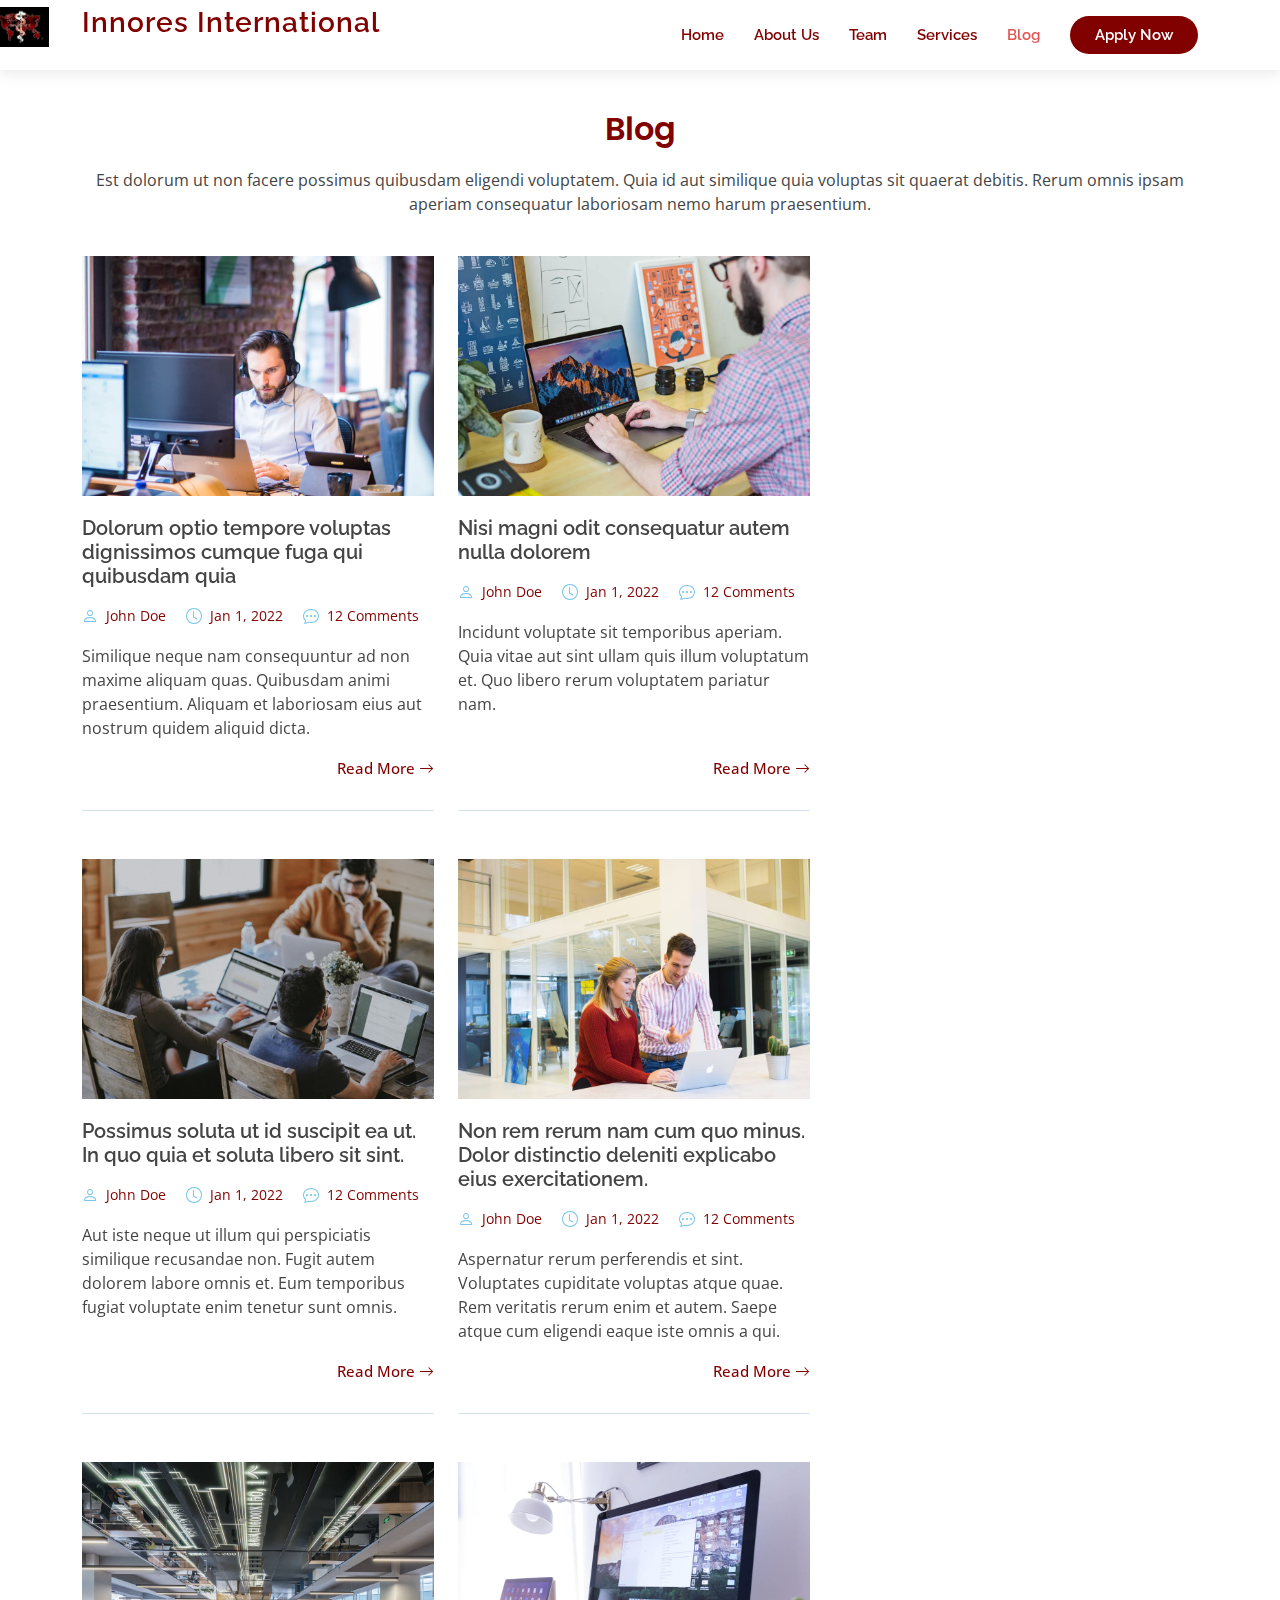
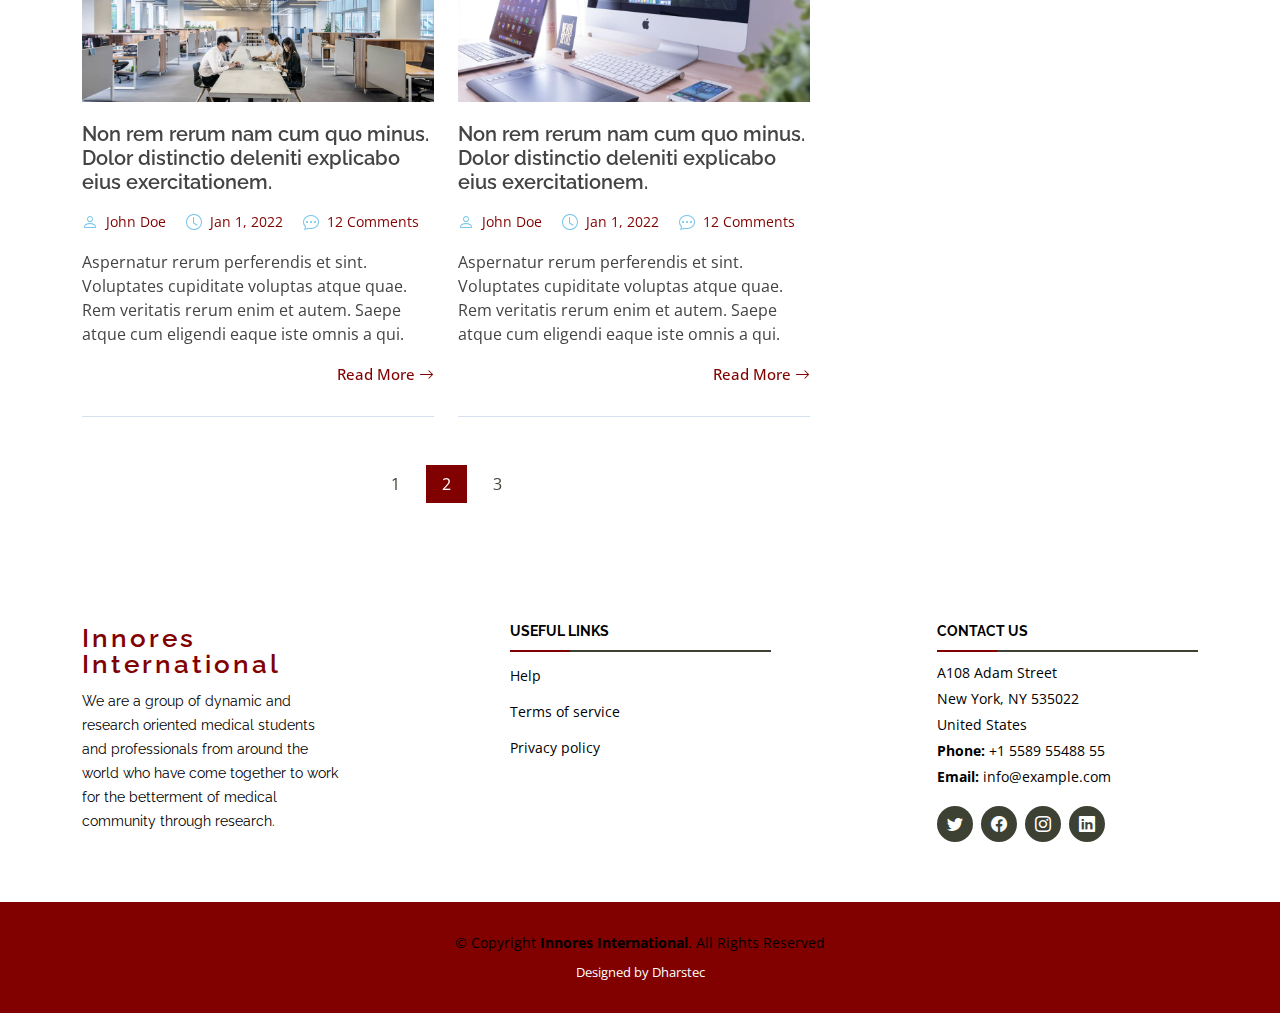
<file: blog.html>
<!DOCTYPE html>
<html lang="en">

<head>
  <meta charset="utf-8">
  <meta content="width=device-width, initial-scale=1.0" name="viewport">

  <title>Blog - Innores International</title>
  <meta content="" name="description">
  <meta content="" name="keywords">

  <!-- Favicons -->
  <!-- <link href="assets/img/favicon.png" rel="icon"> -->
  <link href="assets/img/company logo.jpg" rel="icon">
  <link href="assets/img/apple-touch-icon.png" rel="apple-touch-icon">

  <!-- Google Fonts -->
  <link href="https://fonts.googleapis.com/css?family=Open+Sans:300,300i,400,400i,600,600i,700,700i|Raleway:300,300i,400,400i,500,500i,600,600i,700,700i|Poppins:300,300i,400,400i,500,500i,600,600i,700,700i" rel="stylesheet">

  <!-- Vendor CSS Files -->
  <link href="assets/vendor/aos/aos.css" rel="stylesheet">
  <link href="assets/vendor/bootstrap/css/bootstrap.min.css" rel="stylesheet">
  <link href="assets/vendor/bootstrap-icons/bootstrap-icons.css" rel="stylesheet">
  <link href="assets/vendor/boxicons/css/boxicons.min.css" rel="stylesheet">
  <link href="assets/vendor/glightbox/css/glightbox.min.css" rel="stylesheet">
  <link href="assets/vendor/swiper/swiper-bundle.min.css" rel="stylesheet">

  <!-- Template Main CSS File -->
  <link href="assets/css/style.css" rel="stylesheet">

  <!-- =======================================================
  * Template Name: Serenity - v4.10.1
  * Template URL: https://bootstrapmade.com/serenity-bootstrap-corporate-template/
  * Author: BootstrapMade.com
  * License: https://bootstrapmade.com/license/
  ======================================================== -->
</head>

<body>

  <!-- ======= Header ======= -->
  <header id="header" class="fixed-top d-flex align-items-center">
    <div class="container d-flex align-items-center justify-content-between">

      <div class="logo">
        <h1 class="text-light"><a href="index.html">Innores International</a></h1>
        <!-- Uncomment below if you prefer to use an image logo -->
        <a href="index.html"><img src="assets/img/company logo.jpg" alt="" class="img-fluid"></a>

        <!-- <a href="index.html"><img src="assets/img/logo.png" alt="" class="img-fluid"></a>-->
      </div>

      <nav id="navbar" class="navbar">
        <ul>
          <li><a href="index.html">Home</a></li>
          <!-- <li class="dropdown"><a href="#"><span>About</span> <i class="bi bi-chevron-down"></i></a> -->
            <ul>
              <li><a href="about.html">About Us</a></li>
              <li><a href="team.html">Team</a></li>
              <!-- <li class="dropdown"><a href="#"><span>Deep Drop Down</span> <i class="bi bi-chevron-right"></i></a>
                <ul>
                  <li><a href="#">Deep Drop Down 1</a></li>
                  <li><a href="#">Deep Drop Down 2</a></li>
                  <li><a href="#">Deep Drop Down 3</a></li>
                  <li><a href="#">Deep Drop Down 4</a></li>
                  <li><a href="#">Deep Drop Down 5</a></li>
                </ul>
              </li> -->
            </ul>
          </li>
          <li><a href="services.html">Services</a></li>
          <!-- <li><a href="pricing.html">Pricing</a></li>
          <li><a href="portfolio.html">Portfolio</a></li> -->
          <li><a class="active" href="blog.html">Blog</a></li>
          <!-- <li><a href="contact.html">Contact</a></li> -->

          <li><a class="getstarted" href="services.html">Apply Now</a></li>
        </ul>
        <i class="bi bi-list mobile-nav-toggle"></i>
      </nav><!-- .navbar -->

    </div>
  </header><!-- End Header -->

  <main id="main">

    <!-- ======= Breadcrumbs ======= -->
    <section id="breadcrumbs" class="breadcrumbs">
      <div class="breadcrumb-hero">
        <div class="container">
          <div class="breadcrumb-hero">
            <h2>Blog</h2>
            <p>Est dolorum ut non facere possimus quibusdam eligendi voluptatem. Quia id aut similique quia voluptas sit quaerat debitis. Rerum omnis ipsam aperiam consequatur laboriosam nemo harum praesentium. </p>
          </div>
        </div>
      </div>
      <div class="container">
        <!-- <ol>
          <li><a href="index.html">Home</a></li>
          <li>Blog</li>
        </ol> -->
      </div>
    </section>
    <!-- End Breadcrumbs -->

     <!-- ======= Blog Section ======= -->
     <section id="blog" class="blog">
      <div class="container" data-aos="fade-up">

        <div class="row g-5">

          <div class="col-lg-8" data-aos="fade-up" data-aos-delay="200">

            <div class="row gy-5 posts-list">

              <div class="col-lg-6">
                <article class="d-flex flex-column">

                  <div class="post-img">
                    <img src="assets/img/blog/blog-1.jpg" alt="" class="img-fluid">
                  </div>

                  <h2 class="title">
                    <a href="">Dolorum optio tempore voluptas dignissimos cumque fuga qui quibusdam quia</a>
                  </h2>

                  <div class="meta-top">
                    <ul>
                      <li class="d-flex align-items-center"><i class="bi bi-person"></i> <a href="">John Doe</a></li>
                      <li class="d-flex align-items-center"><i class="bi bi-clock"></i> <a href=""><time datetime="2022-01-01">Jan 1, 2022</time></a></li>
                      <li class="d-flex align-items-center"><i class="bi bi-chat-dots"></i> <a href="">12 Comments</a></li>
                    </ul>
                  </div>

                  <div class="content">
                    <p>
                      Similique neque nam consequuntur ad non maxime aliquam quas. Quibusdam animi praesentium. Aliquam et laboriosam eius aut nostrum quidem aliquid dicta.
                    </p>
                  </div>

                  <div class="read-more mt-auto align-self-end">
                    <a href="">Read More <i class="bi bi-arrow-right"></i></a>
                  </div>

                </article>
              </div>
              <!-- End post list item -->

              <div class="col-lg-6">
                <article class="d-flex flex-column">

                  <div class="post-img">
                    <img src="assets/img/blog/blog-2.jpg" alt="" class="img-fluid">
                  </div>

                  <h2 class="title">
                    <a href="">Nisi magni odit consequatur autem nulla dolorem</a>
                  </h2>

                  <div class="meta-top">
                    <ul>
                      <li class="d-flex align-items-center"><i class="bi bi-person"></i> <a href="">John Doe</a></li>
                      <li class="d-flex align-items-center"><i class="bi bi-clock"></i> <a href=""><time datetime="2022-01-01">Jan 1, 2022</time></a></li>
                      <li class="d-flex align-items-center"><i class="bi bi-chat-dots"></i> <a href="">12 Comments</a></li>
                    </ul>
                  </div>

                  <div class="content">
                    <p>
                      Incidunt voluptate sit temporibus aperiam. Quia vitae aut sint ullam quis illum voluptatum et. Quo libero rerum voluptatem pariatur nam.
                    </p>
                  </div>

                  <div class="read-more mt-auto align-self-end">
                    <a href="">Read More <i class="bi bi-arrow-right"></i></a>
                  </div>

                </article>
              </div>
              <!-- End post list item -->

              <div class="col-lg-6">
                <article class="d-flex flex-column">

                  <div class="post-img">
                    <img src="assets/img/blog/blog-3.jpg" alt="" class="img-fluid">
                  </div>

                  <h2 class="title">
                    <a href="">Possimus soluta ut id suscipit ea ut. In quo quia et soluta libero sit sint.</a>
                  </h2>

                  <div class="meta-top">
                    <ul>
                      <li class="d-flex align-items-center"><i class="bi bi-person"></i> <a href="">John Doe</a></li>
                      <li class="d-flex align-items-center"><i class="bi bi-clock"></i> <a href=""><time datetime="2022-01-01">Jan 1, 2022</time></a></li>
                      <li class="d-flex align-items-center"><i class="bi bi-chat-dots"></i> <a href="">12 Comments</a></li>
                    </ul>
                  </div>

                  <div class="content">
                    <p>
                      Aut iste neque ut illum qui perspiciatis similique recusandae non. Fugit autem dolorem labore omnis et. Eum temporibus fugiat voluptate enim tenetur sunt omnis.
                    </p>
                  </div>

                  <div class="read-more mt-auto align-self-end">
                    <a href="">Read More <i class="bi bi-arrow-right"></i></a>
                  </div>

                </article>
              </div>
              <!-- End post list item -->

              <div class="col-lg-6">
                <article class="d-flex flex-column">

                  <div class="post-img">
                    <img src="assets/img/blog/blog-4.jpg" alt="" class="img-fluid">
                  </div>

                  <h2 class="title">
                    <a href="blog-details.html">Non rem rerum nam cum quo minus. Dolor distinctio deleniti explicabo eius exercitationem.</a>
                  </h2>

                  <div class="meta-top">
                    <ul>
                      <li class="d-flex align-items-center"><i class="bi bi-person"></i> <a href="blog-details.html">John Doe</a></li>
                      <li class="d-flex align-items-center"><i class="bi bi-clock"></i> <a href="blog-details.html"><time datetime="2022-01-01">Jan 1, 2022</time></a></li>
                      <li class="d-flex align-items-center"><i class="bi bi-chat-dots"></i> <a href="blog-details.html">12 Comments</a></li>
                    </ul>
                  </div>

                  <div class="content">
                    <p>
                      Aspernatur rerum perferendis et sint. Voluptates cupiditate voluptas atque quae. Rem veritatis rerum enim et autem. Saepe atque cum eligendi eaque iste omnis a qui.
                    </p>
                  </div>

                  <div class="read-more mt-auto align-self-end">
                    <a href="blog-details.html">Read More <i class="bi bi-arrow-right"></i></a>
                  </div>

                </article>
              </div>
              <!-- End post list item -->
              <div class="col-lg-6">
                <article class="d-flex flex-column">

                  <div class="post-img">
                    <img src="assets/img/blog/blog-5.jpg" alt="" class="img-fluid">
                  </div>

                  <h2 class="title">
                    <a href="">Non rem rerum nam cum quo minus. Dolor distinctio deleniti explicabo eius exercitationem.</a>
                  </h2>

                  <div class="meta-top">
                    <ul>
                      <li class="d-flex align-items-center"><i class="bi bi-person"></i> <a href="">John Doe</a></li>
                      <li class="d-flex align-items-center"><i class="bi bi-clock"></i> <a href=""><time datetime="2022-01-01">Jan 1, 2022</time></a></li>
                      <li class="d-flex align-items-center"><i class="bi bi-chat-dots"></i> <a href="">12 Comments</a></li>
                    </ul>
                  </div>

                  <div class="content">
                    <p>
                      Aspernatur rerum perferendis et sint. Voluptates cupiditate voluptas atque quae. Rem veritatis rerum enim et autem. Saepe atque cum eligendi eaque iste omnis a qui.
                    </p>
                  </div>

                  <div class="read-more mt-auto align-self-end">
                    <a href="">Read More <i class="bi bi-arrow-right"></i></a>
                  </div>

                </article>
              </div>
              <div class="col-lg-6">
                <article class="d-flex flex-column">

                  <div class="post-img">
                    <img src="assets/img/blog/blog-6.jpg" alt="" class="img-fluid">
                  </div>

                  <h2 class="title">
                    <a href="">Non rem rerum nam cum quo minus. Dolor distinctio deleniti explicabo eius exercitationem.</a>
                  </h2>

                  <div class="meta-top">
                    <ul>
                      <li class="d-flex align-items-center"><i class="bi bi-person"></i> <a href="">John Doe</a></li>
                      <li class="d-flex align-items-center"><i class="bi bi-clock"></i> <a href=""><time datetime="2022-01-01">Jan 1, 2022</time></a></li>
                      <li class="d-flex align-items-center"><i class="bi bi-chat-dots"></i> <a href="">12 Comments</a></li>
                    </ul>
                  </div>

                  <div class="content">
                    <p>
                      Aspernatur rerum perferendis et sint. Voluptates cupiditate voluptas atque quae. Rem veritatis rerum enim et autem. Saepe atque cum eligendi eaque iste omnis a qui.
                    </p>
                  </div>

                  <div class="read-more mt-auto align-self-end">
                    <a href="">Read More <i class="bi bi-arrow-right"></i></a>
                  </div>

                </article>
              </div>
              <!-- <div class="col-lg-6">
                <article class="d-flex flex-column">

                  <div class="post-img">
                    <img src="assets/img/blog/blog-5.jpg" alt="" class="img-fluid">
                  </div>

                  <h2 class="title">
                    <a href="blog-details.html">Accusamus quaerat aliquam qui debitis facilis consequatur</a>
                  </h2>

                  <div class="meta-top">
                    <ul>
                      <li class="d-flex align-items-center"><i class="bi bi-person"></i> <a href="blog-details.html">John Doe</a></li>
                      <li class="d-flex align-items-center"><i class="bi bi-clock"></i> <a href="blog-details.html"><time datetime="2022-01-01">Jan 1, 2022</time></a></li>
                      <li class="d-flex align-items-center"><i class="bi bi-chat-dots"></i> <a href="blog-details.html">12 Comments</a></li>
                    </ul>
                  </div>

                  <div class="content">
                    <p>
                      In itaque assumenda aliquam voluptatem qui temporibus iusto nisi quia. Autem vitae quas aperiam nesciunt mollitia tempora odio omnis. Ipsa odit sit ut amet necessitatibus. Quo ullam ut corrupti autem consequuntur totam dolorem.
                    </p>
                  </div>

                  <div class="read-more mt-auto align-self-end">
                    <a href="blog-details.html">Read More <i class="bi bi-arrow-right"></i></a>
                  </div>

                </article>
              </div> -->
              <!-- End post list item -->

              <!-- <div class="col-lg-6">
                <article class="d-flex flex-column">

                  <div class="post-img">
                    <img src="assets/img/blog/blog-6.jpg" alt="" class="img-fluid">
                  </div>

                  <h2 class="title">
                    <a href="blog-details.html">Distinctio provident quibusdam numquam aperiam aut</a>
                  </h2>

                  <div class="meta-top">
                    <ul>
                      <li class="d-flex align-items-center"><i class="bi bi-person"></i> <a href="blog-details.html">John Doe</a></li>
                      <li class="d-flex align-items-center"><i class="bi bi-clock"></i> <a href="blog-details.html"><time datetime="2022-01-01">Jan 1, 2022</time></a></li>
                      <li class="d-flex align-items-center"><i class="bi bi-chat-dots"></i> <a href="blog-details.html">12 Comments</a></li>
                    </ul>
                  </div>

                  <div class="content">
                    <p>
                      Expedita et temporibus eligendi enim molestiae est architecto praesentium dolores. Illo laboriosam officiis quis. Labore officia quia sit voluptatem nisi est dignissimos totam. Et voluptate et consectetur voluptatem id dolor magni impedit. Omnis dolores sit.
                    </p>
                  </div>

                  <div class="read-more mt-auto align-self-end">
                    <a href="blog-details.html">Read More <i class="bi bi-arrow-right"></i></a>
                  </div>

                </article>
              </div> -->
              <!-- End post list item -->

            <!-- </div> -->
            <!-- End blog posts list -->

            <div class="blog-pagination">
              <ul class="justify-content-center">
                <li><a href="#">1</a></li>
                <li class="active"><a href="#">2</a></li>
                <li><a href="#">3</a></li>
              </ul>
            </div>
            <!-- End blog pagination -->

          <!-- </div> -->

          <!-- <div class="col-lg-4" data-aos="fade-up" data-aos-delay="400">

            <div class="sidebar ps-lg-4">

              <div class="sidebar-item search-form">
                <h3 class="sidebar-title">Search</h3>
                <form action="" class="mt-3">
                  <input type="text">
                  <button type="submit"><i class="bi bi-search"></i></button>
                </form>
              </div> -->
              <!-- End sidebar search formn-->

              <!-- <div class="sidebar-item categories">
                <h3 class="sidebar-title">Categories</h3>
                <ul class="mt-3">
                  <li><a href="#">General <span>(25)</span></a></li>
                  <li><a href="#">Lifestyle <span>(12)</span></a></li>
                  <li><a href="#">Travel <span>(5)</span></a></li>
                  <li><a href="#">Design <span>(22)</span></a></li>
                  <li><a href="#">Creative <span>(8)</span></a></li>
                  <li><a href="#">Educaion <span>(14)</span></a></li>
                </ul>
              </div> -->
              <!-- End sidebar categories-->

              <!-- <div class="sidebar-item recent-posts">
                <h3 class="sidebar-title">Recent Posts</h3>

                <div class="mt-3"> -->

                  <!-- <div class="post-item mt-3">
                    <img src="assets/img/blog/blog-recent-1.jpg" alt="" class="flex-shrink-0">
                    <div>
                      <h4><a href="blog-post.html">Nihil blanditiis at in nihil autem</a></h4>
                      <time datetime="2020-01-01">Jan 1, 2020</time>
                    </div>
                  </div> -->
                  <!-- End recent post item-->

                  <!-- <div class="post-item">
                    <img src="assets/img/blog/blog-recent-2.jpg" alt="" class="flex-shrink-0">
                    <div>
                      <h4><a href="blog-post.html">Quidem autem et impedit</a></h4>
                      <time datetime="2020-01-01">Jan 1, 2020</time>
                    </div>
                  </div> -->
                  <!-- End recent post item-->

                  <!-- <div class="post-item">
                    <img src="assets/img/blog/blog-recent-3.jpg" alt="" class="flex-shrink-0">
                    <div>
                      <h4><a href="blog-post.html">Id quia et et ut maxime similique occaecati ut</a></h4>
                      <time datetime="2020-01-01">Jan 1, 2020</time>
                    </div>
                  </div> -->
                  <!-- End recent post item-->

                  <!-- <div class="post-item">
                    <img src="assets/img/blog/blog-recent-4.jpg" alt="" class="flex-shrink-0">
                    <div>
                      <h4><a href="blog-post.html">Laborum corporis quo dara net para</a></h4>
                      <time datetime="2020-01-01">Jan 1, 2020</time>
                    </div>
                  </div> -->
                  <!-- End recent post item-->

                  <!-- <div class="post-item">
                    <img src="assets/img/blog/blog-recent-5.jpg" alt="" class="flex-shrink-0">
                    <div>
                      <h4><a href="blog-post.html">Et dolores corrupti quae illo quod dolor</a></h4>
                      <time datetime="2020-01-01">Jan 1, 2020</time>
                    </div>
                  </div> -->
                  <!-- End recent post item-->

                </div>

              </div>
              <!-- End sidebar recent posts-->

              <!-- <div class="sidebar-item tags">
                <h3 class="sidebar-title">Tags</h3>
                <ul class="mt-3">
                  <li><a href="#">App</a></li>
                  <li><a href="#">IT</a></li>
                  <li><a href="#">Business</a></li>
                  <li><a href="#">Mac</a></li>
                  <li><a href="#">Design</a></li>
                  <li><a href="#">Office</a></li>
                  <li><a href="#">Creative</a></li>
                  <li><a href="#">Studio</a></li>
                  <li><a href="#">Smart</a></li>
                  <li><a href="#">Tips</a></li>
                  <li><a href="#">Marketing</a></li>
                </ul>
              </div> -->
              <!-- End sidebar tags-->

            </div><!-- End Blog Sidebar -->

          </div>

        </div>

      </div>
    </section><!-- End Blog Section -->

  </main>
  <!-- End #main -->

  <!-- ======= Footer ======= -->
  <footer id="footer">
    <div class="footer-top">
      <div class="container">
        <div class="row">

          <div class="col-lg-3 col-md-6 footer-info">
            <h3>Innores International</h3>
            <p>
              We are a group of dynamic and research oriented medical students and professionals from around the world who have come together to work for the betterment of medical community through research.
            </p>
          </div>

          <div class="col-lg-3 col-md-6 footer-links">
            <h4>Useful Links</h4>
            <ul>
              <li><a href="assets/img/sam.pdf" target="_blank">Help</a></li>

              <!-- <li><a href="#">Home</a></li>
              <li><a href="#">About us</a></li>
              <li><a href="#">Services</a></li> -->
              <li><a href="assets/img/sam.pdf" target="_blank">Terms of service</a></li>
              <li><a href="assets/img/sam.pdf" target="_blank">Privacy policy</a></li>
            </ul>
          </div>

          <div class="col-lg-3 col-md-6 footer-contact">
            <h4>Contact Us</h4>
            <p>
              A108 Adam Street <br>
              New York, NY 535022<br>
              United States <br>
              <strong>Phone:</strong> +1 5589 55488 55<br>
              <strong>Email:</strong> info@example.com<br>
            </p>

            <div class="social-links">
              <a href="https://twitter.com" class="twitter" target="_blank"><i class="bi bi-twitter"></i></a>
              <a href="https://www.facebook.com" class="facebook" target="_blank"><i class="bi bi-facebook"></i></a>
              <a href="https://www.instagram.com" class="instagram" target="_blank"><i class="bi bi-instagram"></i></a>
              <a href="https://www.linkedin.com" class="linkedin" target="_blank"><i class="bi bi-linkedin"></i></a>
            </div>

          </div>

          <!-- <div class="col-lg-3 col-md-6 footer-newsletter">
            <h4>Our Newsletter</h4>
            <p>Tamen quem nulla quae legam multos aute sint culpa legam noster magna veniam enim veniam illum dolore legam minim quorum culpa amet magna export quem marada parida nodela caramase seza.</p>
            <form action="" method="post">
              <input type="email" name="email"><input type="submit" value="Subscribe">
            </form>
          </div> -->

        </div>
      </div>
    </div>

    <div class="container">
      <div class="copyright">
        &copy; Copyright <strong><span>Innores International</span></strong>. All Rights Reserved
      </div>
      <div class="credits">
        <!-- All the links in the footer should remain intact. -->
        <!-- You can delete the links only if you purchased the pro version. -->
        <!-- Licensing information: https://bootstrapmade.com/license/ -->
        <!-- Purchase the pro version with working PHP/AJAX contact form: https://bootstrapmade.com/serenity-bootstrap-corporate-template/ -->
        Designed by <a href="http://dharstec.com/">Dharstec</a>
      </div>
    </div>
  </footer><!-- End Footer -->

  <a href="#" class="back-to-top d-flex align-items-center justify-content-center"><i class="bi bi-arrow-up-short"></i></a>

  <!-- Vendor JS Files -->
  <script src="assets/vendor/purecounter/purecounter_vanilla.js"></script>
  <script src="assets/vendor/aos/aos.js"></script>
  <script src="assets/vendor/bootstrap/js/bootstrap.bundle.min.js"></script>
  <script src="assets/vendor/glightbox/js/glightbox.min.js"></script>
  <script src="assets/vendor/isotope-layout/isotope.pkgd.min.js"></script>
  <script src="assets/vendor/swiper/swiper-bundle.min.js"></script>
  <script src="assets/vendor/waypoints/noframework.waypoints.js"></script>
  <script src="assets/vendor/php-email-form/validate.js"></script>

  <!-- Template Main JS File -->
  <script src="assets/js/main.js"></script>

</body>

</html>
</file>
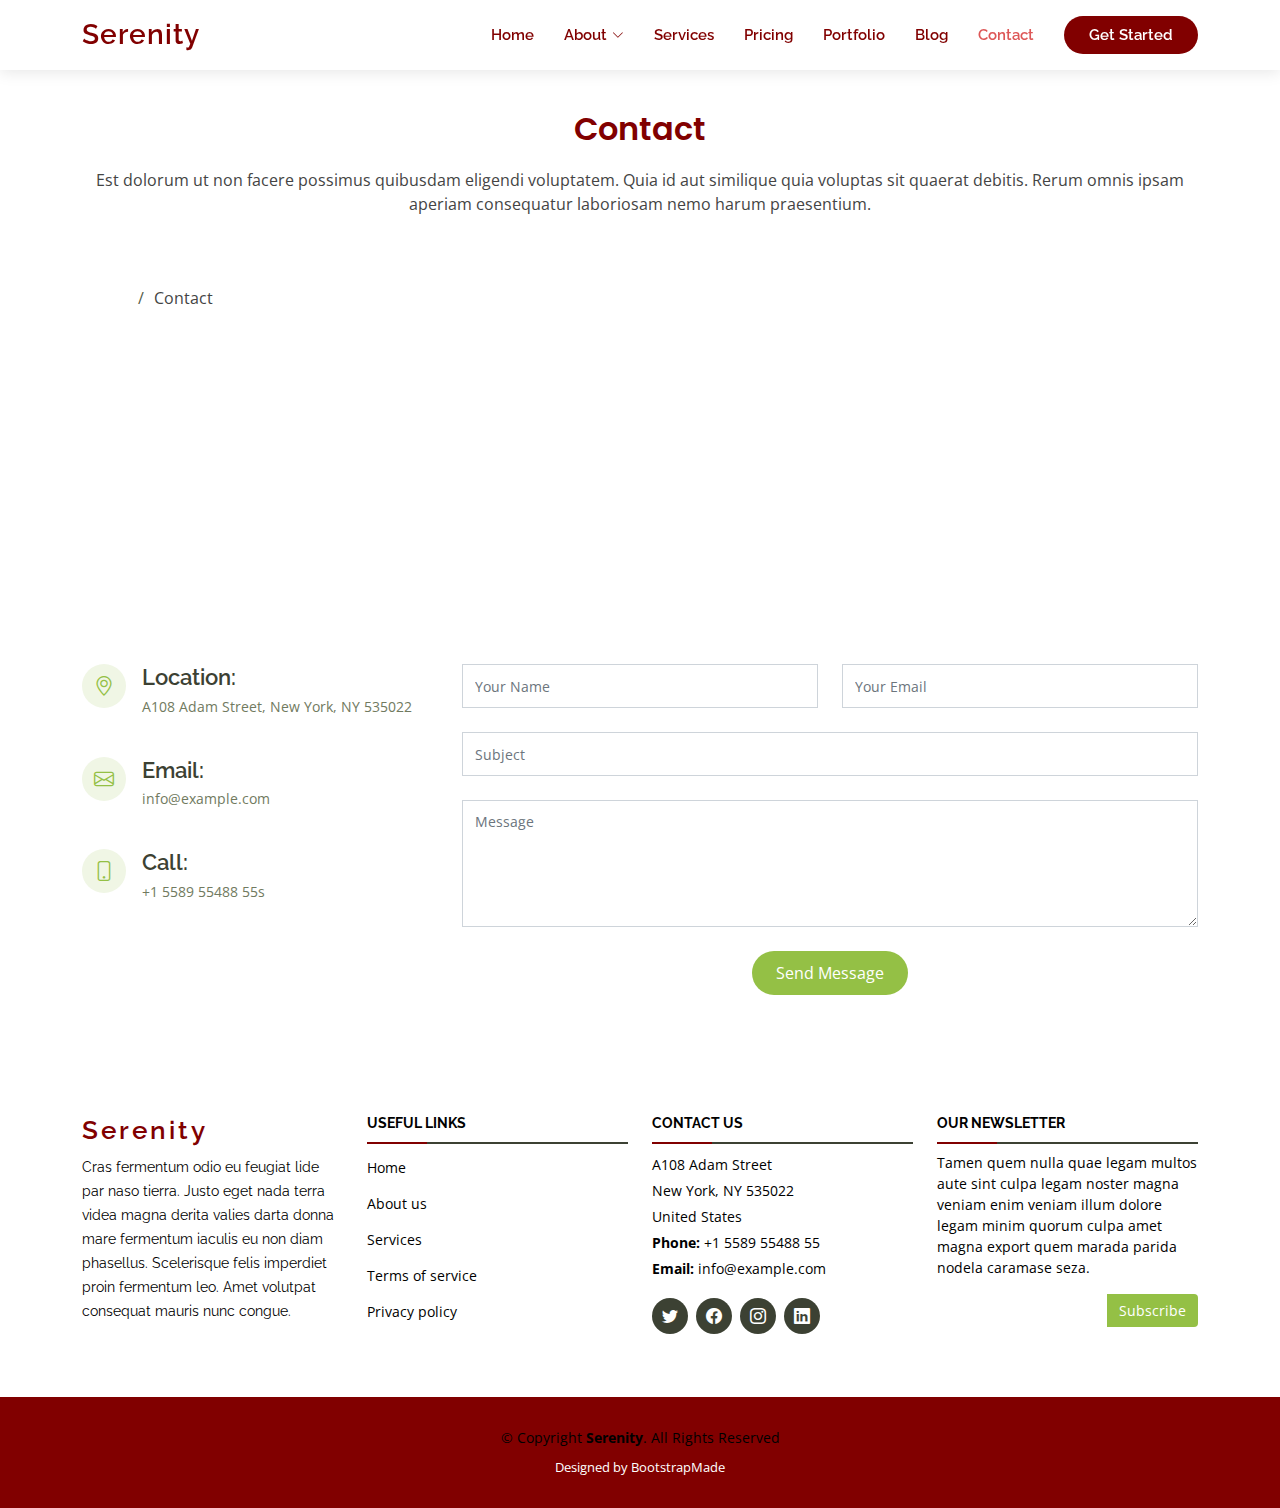
<file: contact.html>
<!DOCTYPE html>
<html lang="en">

<head>
  <meta charset="utf-8">
  <meta content="width=device-width, initial-scale=1.0" name="viewport">

  <title>Contact - Serenity Bootstrap Template</title>
  <meta content="" name="description">
  <meta content="" name="keywords">

  <!-- Favicons -->
  <link href="assets/img/favicon.png" rel="icon">
  <link href="assets/img/apple-touch-icon.png" rel="apple-touch-icon">

  <!-- Google Fonts -->
  <link href="https://fonts.googleapis.com/css?family=Open+Sans:300,300i,400,400i,600,600i,700,700i|Raleway:300,300i,400,400i,500,500i,600,600i,700,700i|Poppins:300,300i,400,400i,500,500i,600,600i,700,700i" rel="stylesheet">

  <!-- Vendor CSS Files -->
  <link href="assets/vendor/aos/aos.css" rel="stylesheet">
  <link href="assets/vendor/bootstrap/css/bootstrap.min.css" rel="stylesheet">
  <link href="assets/vendor/bootstrap-icons/bootstrap-icons.css" rel="stylesheet">
  <link href="assets/vendor/boxicons/css/boxicons.min.css" rel="stylesheet">
  <link href="assets/vendor/glightbox/css/glightbox.min.css" rel="stylesheet">
  <link href="assets/vendor/swiper/swiper-bundle.min.css" rel="stylesheet">

  <!-- Template Main CSS File -->
  <link href="assets/css/style.css" rel="stylesheet">

  <!-- =======================================================
  * Template Name: Serenity - v4.10.1
  * Template URL: https://bootstrapmade.com/serenity-bootstrap-corporate-template/
  * Author: BootstrapMade.com
  * License: https://bootstrapmade.com/license/
  ======================================================== -->
</head>

<body>

  <!-- ======= Header ======= -->
  <header id="header" class="fixed-top d-flex align-items-center">
    <div class="container d-flex align-items-center justify-content-between">

      <div class="logo">
        <h1 class="text-light"><a href="index.html">Serenity</a></h1>
        <!-- Uncomment below if you prefer to use an image logo -->
        <!-- <a href="index.html"><img src="assets/img/logo.png" alt="" class="img-fluid"></a>-->
      </div>

      <nav id="navbar" class="navbar">
        <ul>
          <li><a href="index.html">Home</a></li>
          <li class="dropdown"><a href="#"><span>About</span> <i class="bi bi-chevron-down"></i></a>
            <ul>
              <li><a href="about.html">About</a></li>
              <li><a href="team.html">Team</a></li>
              <li class="dropdown"><a href="#"><span>Deep Drop Down</span> <i class="bi bi-chevron-right"></i></a>
                <ul>
                  <li><a href="#">Deep Drop Down 1</a></li>
                  <li><a href="#">Deep Drop Down 2</a></li>
                  <li><a href="#">Deep Drop Down 3</a></li>
                  <li><a href="#">Deep Drop Down 4</a></li>
                  <li><a href="#">Deep Drop Down 5</a></li>
                </ul>
              </li>
            </ul>
          </li>
          <li><a href="services.html">Services</a></li>
          <li><a href="pricing.html">Pricing</a></li>
          <li><a href="portfolio.html">Portfolio</a></li>
          <li><a href="blog.html">Blog</a></li>
          <li><a class="active" href="contact.html">Contact</a></li>

          <li><a class="getstarted" href="about.html">Get Started</a></li>
        </ul>
        <i class="bi bi-list mobile-nav-toggle"></i>
      </nav><!-- .navbar -->

    </div>
  </header><!-- End Header -->

  <main id="main">

    <!-- ======= Breadcrumbs ======= -->
    <section id="breadcrumbs" class="breadcrumbs">
      <div class="breadcrumb-hero">
        <div class="container">
          <div class="breadcrumb-hero">
            <h2>Contact</h2>
            <p>Est dolorum ut non facere possimus quibusdam eligendi voluptatem. Quia id aut similique quia voluptas sit quaerat debitis. Rerum omnis ipsam aperiam consequatur laboriosam nemo harum praesentium. </p>
          </div>
        </div>
      </div>
      <div class="container">
        <ol>
          <li><a href="index.html">Home</a></li>
          <li>Contact</li>
        </ol>
      </div>
    </section><!-- End Breadcrumbs -->

    <!-- ======= Contact Section ======= -->
    <section id="contact" class="contact">
      <div class="container">

        <div>
          <iframe style="border:0; width: 100%; height: 270px;" src="https://www.google.com/maps/embed?pb=!1m14!1m8!1m3!1d12097.433213460943!2d-74.0062269!3d40.7101282!3m2!1i1024!2i768!4f13.1!3m3!1m2!1s0x0%3A0xb89d1fe6bc499443!2sDowntown+Conference+Center!5e0!3m2!1smk!2sbg!4v1539943755621" frameborder="0" allowfullscreen></iframe>
        </div>

        <div class="row mt-5">

          <div class="col-lg-4" data-aos="fade-right">
            <div class="info">
              <div class="address">
                <i class="bi bi-geo-alt"></i>
                <h4>Location:</h4>
                <p>A108 Adam Street, New York, NY 535022</p>
              </div>

              <div class="email">
                <i class="bi bi-envelope"></i>
                <h4>Email:</h4>
                <p>info@example.com</p>
              </div>

              <div class="phone">
                <i class="bi bi-phone"></i>
                <h4>Call:</h4>
                <p>+1 5589 55488 55s</p>
              </div>

            </div>

          </div>

          <div class="col-lg-8 mt-5 mt-lg-0" data-aos="fade-left">

            <form action="forms/contact.php" method="post" role="form" class="php-email-form">
              <div class="row">
                <div class="col-md-6 form-group">
                  <input type="text" name="name" class="form-control" id="name" placeholder="Your Name" required>
                </div>
                <div class="col-md-6 form-group mt-3 mt-md-0">
                  <input type="email" class="form-control" name="email" id="email" placeholder="Your Email" required>
                </div>
              </div>
              <div class="form-group mt-3">
                <input type="text" class="form-control" name="subject" id="subject" placeholder="Subject" required>
              </div>
              <div class="form-group mt-3">
                <textarea class="form-control" name="message" rows="5" placeholder="Message" required></textarea>
              </div>
              <div class="my-3">
                <div class="loading">Loading</div>
                <div class="error-message"></div>
                <div class="sent-message">Your message has been sent. Thank you!</div>
              </div>
              <div class="text-center"><button type="submit">Send Message</button></div>
            </form>

          </div>

        </div>

      </div>
    </section><!-- End Contact Section -->

  </main><!-- End #main -->

  <!-- ======= Footer ======= -->
  <footer id="footer">
    <div class="footer-top">
      <div class="container">
        <div class="row">

          <div class="col-lg-3 col-md-6 footer-info">
            <h3>Serenity</h3>
            <p>Cras fermentum odio eu feugiat lide par naso tierra. Justo eget nada terra videa magna derita valies darta donna mare fermentum iaculis eu non diam phasellus. Scelerisque felis imperdiet proin fermentum leo. Amet volutpat consequat mauris nunc congue.</p>
          </div>

          <div class="col-lg-3 col-md-6 footer-links">
            <h4>Useful Links</h4>
            <ul>
              <li><a href="#">Home</a></li>
              <li><a href="#">About us</a></li>
              <li><a href="#">Services</a></li>
              <li><a href="#">Terms of service</a></li>
              <li><a href="#">Privacy policy</a></li>
            </ul>
          </div>

          <div class="col-lg-3 col-md-6 footer-contact">
            <h4>Contact Us</h4>
            <p>
              A108 Adam Street <br>
              New York, NY 535022<br>
              United States <br>
              <strong>Phone:</strong> +1 5589 55488 55<br>
              <strong>Email:</strong> info@example.com<br>
            </p>

            <div class="social-links">
              <a href="#" class="twitter"><i class="bi bi-twitter"></i></a>
              <a href="#" class="facebook"><i class="bi bi-facebook"></i></a>
              <a href="#" class="instagram"><i class="bi bi-instagram"></i></a>
              <a href="#" class="linkedin"><i class="bi bi-linkedin"></i></a>
            </div>

          </div>

          <div class="col-lg-3 col-md-6 footer-newsletter">
            <h4>Our Newsletter</h4>
            <p>Tamen quem nulla quae legam multos aute sint culpa legam noster magna veniam enim veniam illum dolore legam minim quorum culpa amet magna export quem marada parida nodela caramase seza.</p>
            <form action="" method="post">
              <input type="email" name="email"><input type="submit" value="Subscribe">
            </form>
          </div>

        </div>
      </div>
    </div>

    <div class="container">
      <div class="copyright">
        &copy; Copyright <strong><span>Serenity</span></strong>. All Rights Reserved
      </div>
      <div class="credits">
        <!-- All the links in the footer should remain intact. -->
        <!-- You can delete the links only if you purchased the pro version. -->
        <!-- Licensing information: https://bootstrapmade.com/license/ -->
        <!-- Purchase the pro version with working PHP/AJAX contact form: https://bootstrapmade.com/serenity-bootstrap-corporate-template/ -->
        Designed by <a href="https://bootstrapmade.com/">BootstrapMade</a>
      </div>
    </div>
  </footer><!-- End Footer -->

  <a href="#" class="back-to-top d-flex align-items-center justify-content-center"><i class="bi bi-arrow-up-short"></i></a>

  <!-- Vendor JS Files -->
  <script src="assets/vendor/purecounter/purecounter_vanilla.js"></script>
  <script src="assets/vendor/aos/aos.js"></script>
  <script src="assets/vendor/bootstrap/js/bootstrap.bundle.min.js"></script>
  <script src="assets/vendor/glightbox/js/glightbox.min.js"></script>
  <script src="assets/vendor/isotope-layout/isotope.pkgd.min.js"></script>
  <script src="assets/vendor/swiper/swiper-bundle.min.js"></script>
  <script src="assets/vendor/waypoints/noframework.waypoints.js"></script>
  <script src="assets/vendor/php-email-form/validate.js"></script>

  <!-- Template Main JS File -->
  <script src="assets/js/main.js"></script>

</body>

</html>
</file>
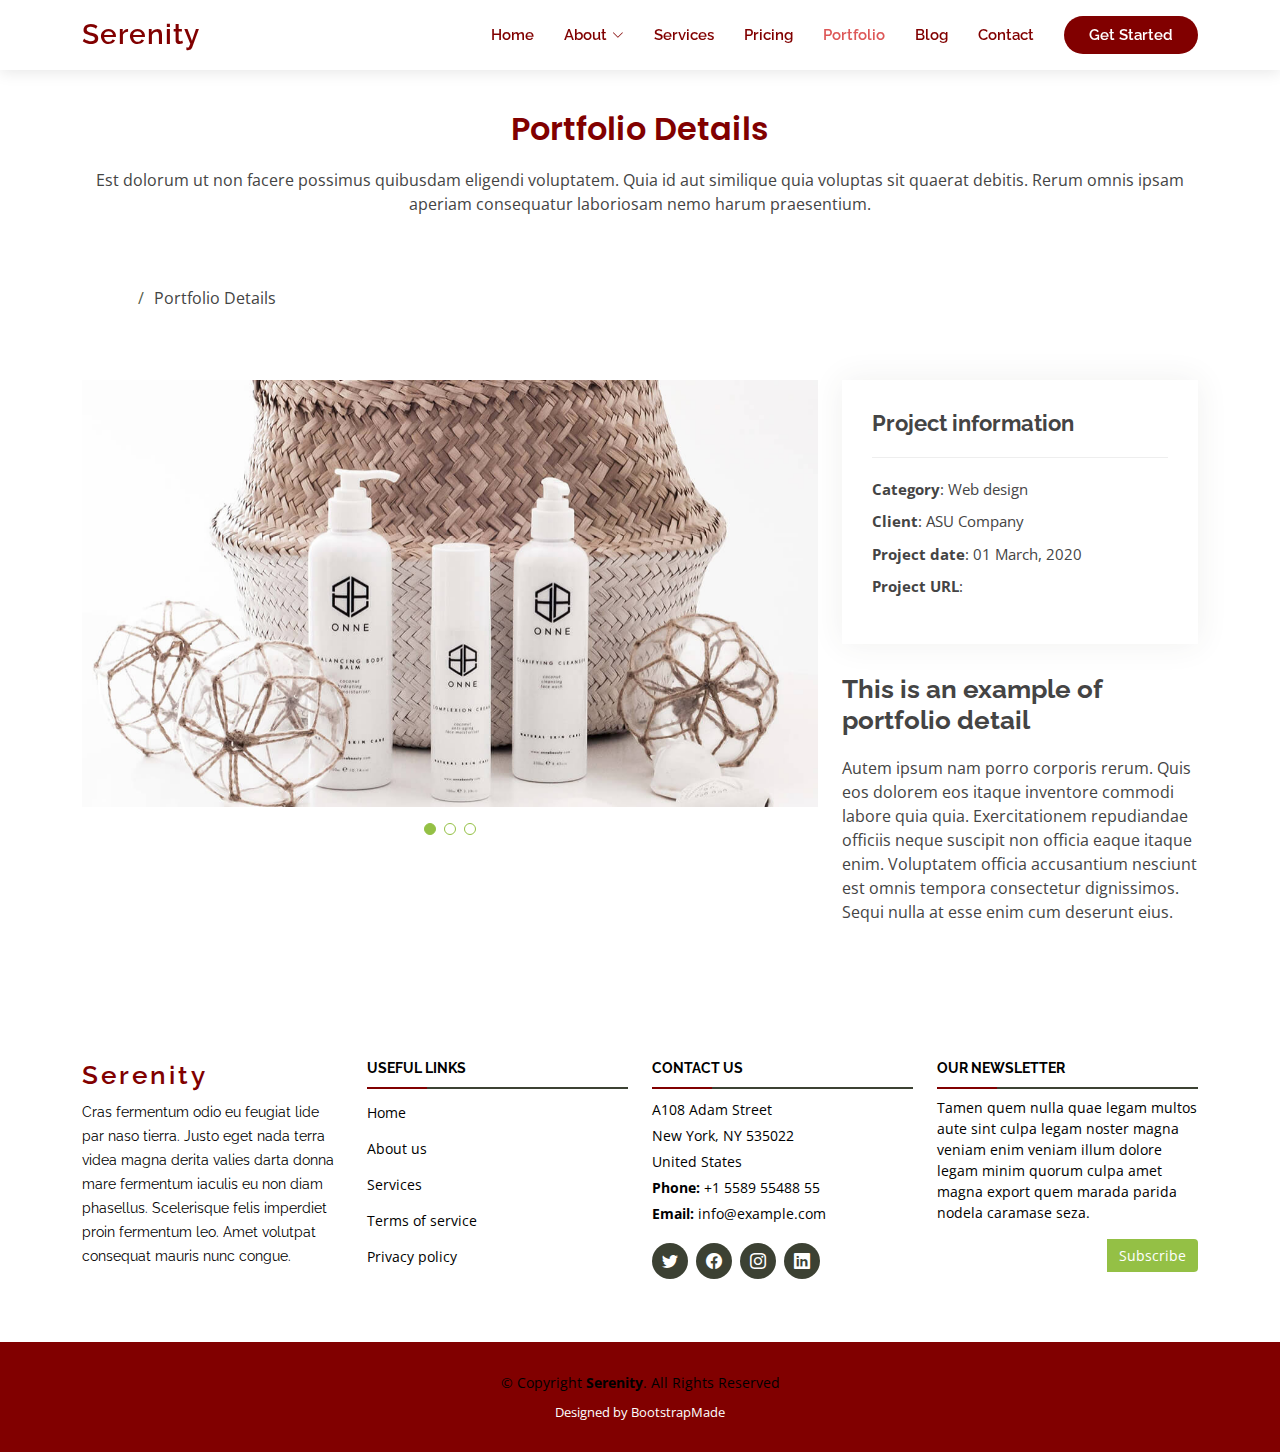
<file: portfolio-details.html>
<!DOCTYPE html>
<html lang="en">

<head>
  <meta charset="utf-8">
  <meta content="width=device-width, initial-scale=1.0" name="viewport">

  <title>Portfolio Details - Serenity Bootstrap Template</title>
  <meta content="" name="description">
  <meta content="" name="keywords">

  <!-- Favicons -->
  <link href="assets/img/favicon.png" rel="icon">
  <link href="assets/img/apple-touch-icon.png" rel="apple-touch-icon">

  <!-- Google Fonts -->
  <link href="https://fonts.googleapis.com/css?family=Open+Sans:300,300i,400,400i,600,600i,700,700i|Raleway:300,300i,400,400i,500,500i,600,600i,700,700i|Poppins:300,300i,400,400i,500,500i,600,600i,700,700i" rel="stylesheet">

  <!-- Vendor CSS Files -->
  <link href="assets/vendor/aos/aos.css" rel="stylesheet">
  <link href="assets/vendor/bootstrap/css/bootstrap.min.css" rel="stylesheet">
  <link href="assets/vendor/bootstrap-icons/bootstrap-icons.css" rel="stylesheet">
  <link href="assets/vendor/boxicons/css/boxicons.min.css" rel="stylesheet">
  <link href="assets/vendor/glightbox/css/glightbox.min.css" rel="stylesheet">
  <link href="assets/vendor/swiper/swiper-bundle.min.css" rel="stylesheet">

  <!-- Template Main CSS File -->
  <link href="assets/css/style.css" rel="stylesheet">

  <!-- =======================================================
  * Template Name: Serenity - v4.10.1
  * Template URL: https://bootstrapmade.com/serenity-bootstrap-corporate-template/
  * Author: BootstrapMade.com
  * License: https://bootstrapmade.com/license/
  ======================================================== -->
</head>

<body>

  <!-- ======= Header ======= -->
  <header id="header" class="fixed-top d-flex align-items-center">
    <div class="container d-flex align-items-center justify-content-between">

      <div class="logo">
        <h1 class="text-light"><a href="index.html">Serenity</a></h1>
        <!-- Uncomment below if you prefer to use an image logo -->
        <!-- <a href="index.html"><img src="assets/img/logo.png" alt="" class="img-fluid"></a>-->
      </div>

      <nav id="navbar" class="navbar">
        <ul>
          <li><a href="index.html">Home</a></li>
          <li class="dropdown"><a href="#"><span>About</span> <i class="bi bi-chevron-down"></i></a>
            <ul>
              <li><a href="about.html">About</a></li>
              <li><a href="team.html">Team</a></li>
              <li class="dropdown"><a href="#"><span>Deep Drop Down</span> <i class="bi bi-chevron-right"></i></a>
                <ul>
                  <li><a href="#">Deep Drop Down 1</a></li>
                  <li><a href="#">Deep Drop Down 2</a></li>
                  <li><a href="#">Deep Drop Down 3</a></li>
                  <li><a href="#">Deep Drop Down 4</a></li>
                  <li><a href="#">Deep Drop Down 5</a></li>
                </ul>
              </li>
            </ul>
          </li>
          <li><a href="services.html">Services</a></li>
          <li><a href="pricing.html">Pricing</a></li>
          <li><a class="active" href="portfolio.html">Portfolio</a></li>
          <li><a href="blog.html">Blog</a></li>
          <li><a href="contact.html">Contact</a></li>

          <li><a class="getstarted" href="about.html">Get Started</a></li>
        </ul>
        <i class="bi bi-list mobile-nav-toggle"></i>
      </nav><!-- .navbar -->

    </div>
  </header><!-- End Header -->

  <main id="main">

    <!-- ======= Breadcrumbs ======= -->
    <section id="breadcrumbs" class="breadcrumbs">
      <div class="breadcrumb-hero">
        <div class="container">
          <div class="breadcrumb-hero">
            <h2>Portfolio Details</h2>
            <p>Est dolorum ut non facere possimus quibusdam eligendi voluptatem. Quia id aut similique quia voluptas sit quaerat debitis. Rerum omnis ipsam aperiam consequatur laboriosam nemo harum praesentium. </p>
          </div>
        </div>
      </div>
      <div class="container">
        <ol>
          <li><a href="index.html">Home</a></li>
          <li>Portfolio Details</li>
        </ol>
      </div>
    </section><!-- End Breadcrumbs -->

    <!-- ======= Portfolio Details Section ======= -->
    <section id="portfolio-details" class="portfolio-details">
      <div class="container">

        <div class="row gy-4">

          <div class="col-lg-8">
            <div class="portfolio-details-slider swiper">
              <div class="swiper-wrapper align-items-center">

                <div class="swiper-slide">
                  <img src="assets/img/portfolio/portfolio-details-1.jpg" alt="">
                </div>

                <div class="swiper-slide">
                  <img src="assets/img/portfolio/portfolio-details-2.jpg" alt="">
                </div>

                <div class="swiper-slide">
                  <img src="assets/img/portfolio/portfolio-details-3.jpg" alt="">
                </div>

              </div>
              <div class="swiper-pagination"></div>
            </div>
          </div>

          <div class="col-lg-4">
            <div class="portfolio-info">
              <h3>Project information</h3>
              <ul>
                <li><strong>Category</strong>: Web design</li>
                <li><strong>Client</strong>: ASU Company</li>
                <li><strong>Project date</strong>: 01 March, 2020</li>
                <li><strong>Project URL</strong>: <a href="#">www.example.com</a></li>
              </ul>
            </div>
            <div class="portfolio-description">
              <h2>This is an example of portfolio detail</h2>
              <p>
                Autem ipsum nam porro corporis rerum. Quis eos dolorem eos itaque inventore commodi labore quia quia. Exercitationem repudiandae officiis neque suscipit non officia eaque itaque enim. Voluptatem officia accusantium nesciunt est omnis tempora consectetur dignissimos. Sequi nulla at esse enim cum deserunt eius.
              </p>
            </div>
          </div>

        </div>

      </div>
    </section><!-- End Portfolio Details Section -->

  </main><!-- End #main -->

  <!-- ======= Footer ======= -->
  <footer id="footer">
    <div class="footer-top">
      <div class="container">
        <div class="row">

          <div class="col-lg-3 col-md-6 footer-info">
            <h3>Serenity</h3>
            <p>Cras fermentum odio eu feugiat lide par naso tierra. Justo eget nada terra videa magna derita valies darta donna mare fermentum iaculis eu non diam phasellus. Scelerisque felis imperdiet proin fermentum leo. Amet volutpat consequat mauris nunc congue.</p>
          </div>

          <div class="col-lg-3 col-md-6 footer-links">
            <h4>Useful Links</h4>
            <ul>
              <li><a href="#">Home</a></li>
              <li><a href="#">About us</a></li>
              <li><a href="#">Services</a></li>
              <li><a href="#">Terms of service</a></li>
              <li><a href="#">Privacy policy</a></li>
            </ul>
          </div>

          <div class="col-lg-3 col-md-6 footer-contact">
            <h4>Contact Us</h4>
            <p>
              A108 Adam Street <br>
              New York, NY 535022<br>
              United States <br>
              <strong>Phone:</strong> +1 5589 55488 55<br>
              <strong>Email:</strong> info@example.com<br>
            </p>

            <div class="social-links">
              <a href="#" class="twitter"><i class="bi bi-twitter"></i></a>
              <a href="#" class="facebook"><i class="bi bi-facebook"></i></a>
              <a href="#" class="instagram"><i class="bi bi-instagram"></i></a>
              <a href="#" class="linkedin"><i class="bi bi-linkedin"></i></a>
            </div>

          </div>

          <div class="col-lg-3 col-md-6 footer-newsletter">
            <h4>Our Newsletter</h4>
            <p>Tamen quem nulla quae legam multos aute sint culpa legam noster magna veniam enim veniam illum dolore legam minim quorum culpa amet magna export quem marada parida nodela caramase seza.</p>
            <form action="" method="post">
              <input type="email" name="email"><input type="submit" value="Subscribe">
            </form>
          </div>

        </div>
      </div>
    </div>

    <div class="container">
      <div class="copyright">
        &copy; Copyright <strong><span>Serenity</span></strong>. All Rights Reserved
      </div>
      <div class="credits">
        <!-- All the links in the footer should remain intact. -->
        <!-- You can delete the links only if you purchased the pro version. -->
        <!-- Licensing information: https://bootstrapmade.com/license/ -->
        <!-- Purchase the pro version with working PHP/AJAX contact form: https://bootstrapmade.com/serenity-bootstrap-corporate-template/ -->
        Designed by <a href="https://bootstrapmade.com/">BootstrapMade</a>
      </div>
    </div>
  </footer><!-- End Footer -->

  <a href="#" class="back-to-top d-flex align-items-center justify-content-center"><i class="bi bi-arrow-up-short"></i></a>

  <!-- Vendor JS Files -->
  <script src="assets/vendor/purecounter/purecounter_vanilla.js"></script>
  <script src="assets/vendor/aos/aos.js"></script>
  <script src="assets/vendor/bootstrap/js/bootstrap.bundle.min.js"></script>
  <script src="assets/vendor/glightbox/js/glightbox.min.js"></script>
  <script src="assets/vendor/isotope-layout/isotope.pkgd.min.js"></script>
  <script src="assets/vendor/swiper/swiper-bundle.min.js"></script>
  <script src="assets/vendor/waypoints/noframework.waypoints.js"></script>
  <script src="assets/vendor/php-email-form/validate.js"></script>

  <!-- Template Main JS File -->
  <script src="assets/js/main.js"></script>

</body>

</html>
</file>
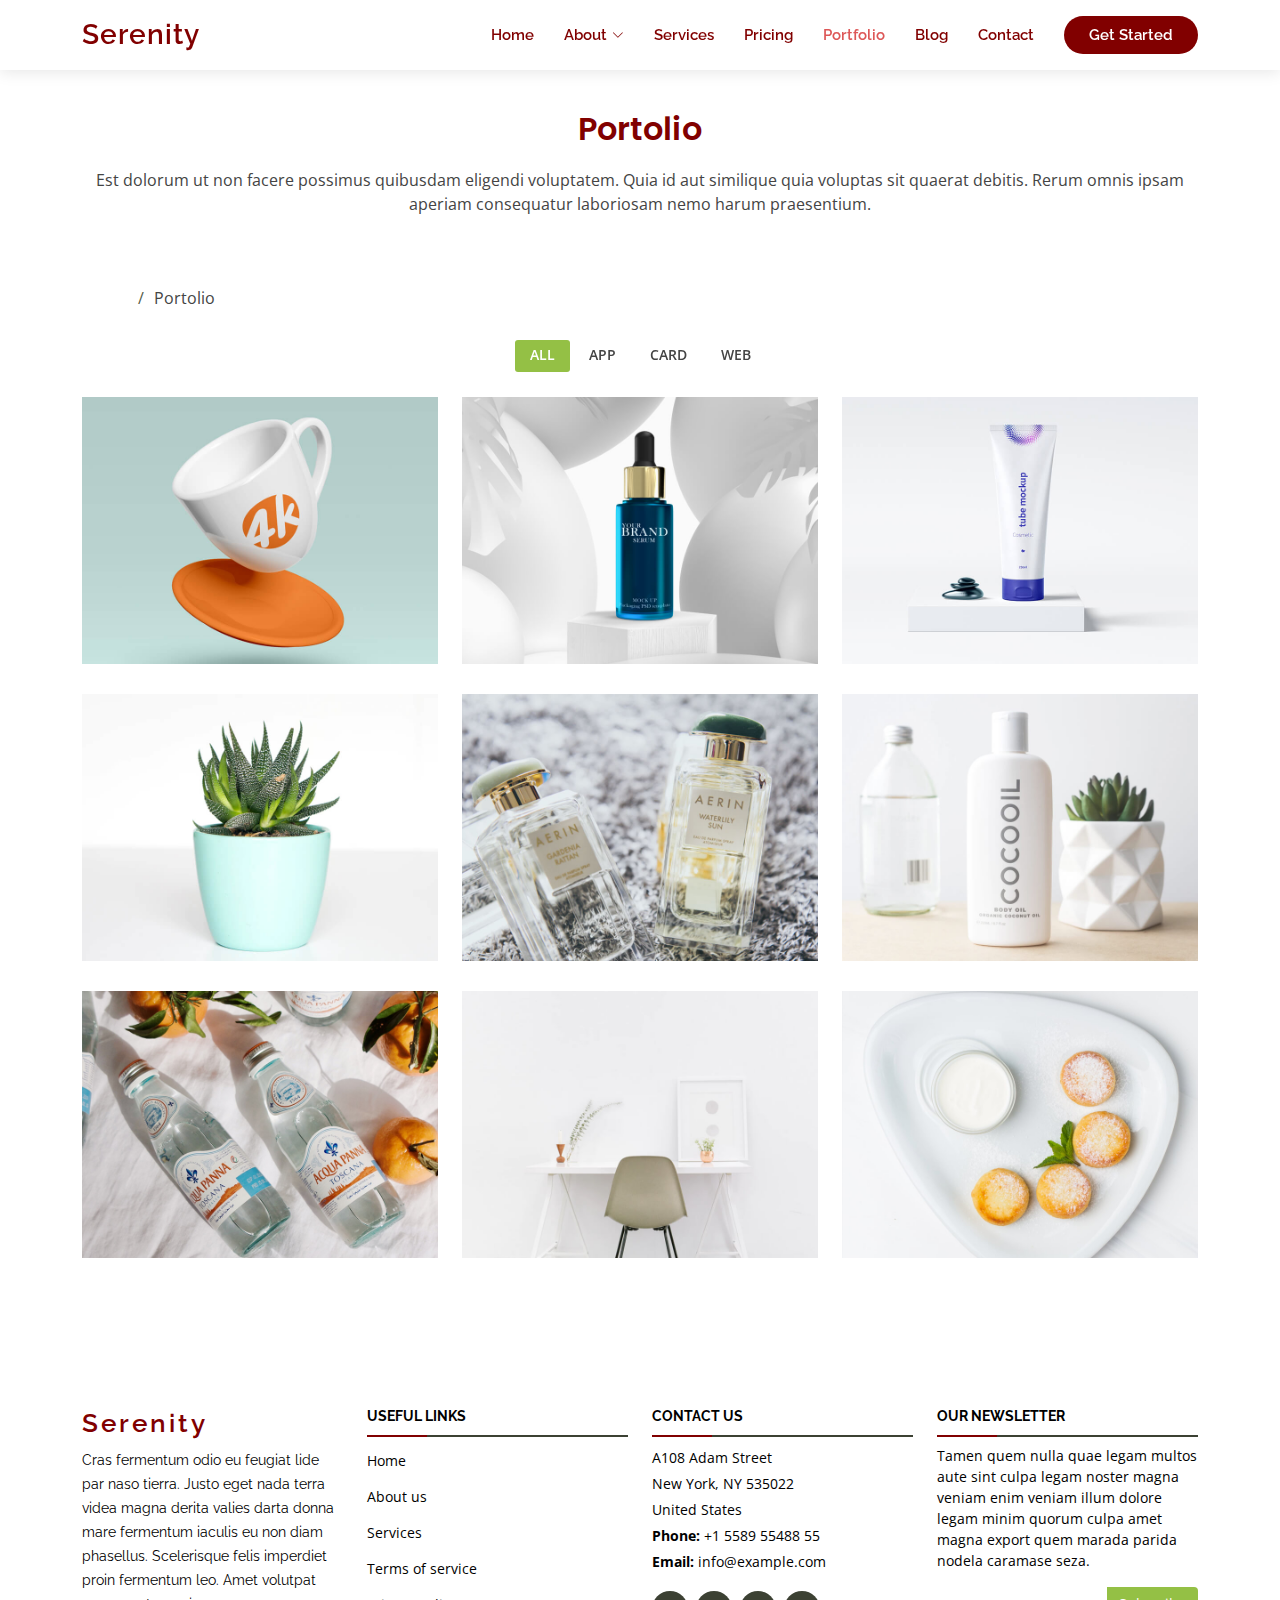
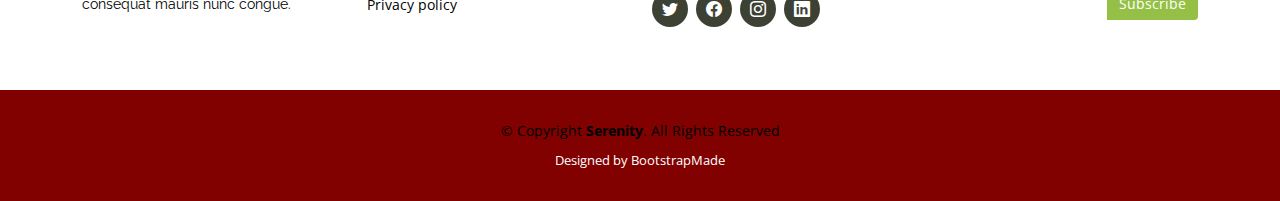
<file: portfolio.html>
<!DOCTYPE html>
<html lang="en">

<head>
  <meta charset="utf-8">
  <meta content="width=device-width, initial-scale=1.0" name="viewport">

  <title>Portfolio - Serenity Bootstrap Template</title>
  <meta content="" name="description">
  <meta content="" name="keywords">

  <!-- Favicons -->
  <link href="assets/img/favicon.png" rel="icon">
  <link href="assets/img/apple-touch-icon.png" rel="apple-touch-icon">

  <!-- Google Fonts -->
  <link href="https://fonts.googleapis.com/css?family=Open+Sans:300,300i,400,400i,600,600i,700,700i|Raleway:300,300i,400,400i,500,500i,600,600i,700,700i|Poppins:300,300i,400,400i,500,500i,600,600i,700,700i" rel="stylesheet">

  <!-- Vendor CSS Files -->
  <link href="assets/vendor/aos/aos.css" rel="stylesheet">
  <link href="assets/vendor/bootstrap/css/bootstrap.min.css" rel="stylesheet">
  <link href="assets/vendor/bootstrap-icons/bootstrap-icons.css" rel="stylesheet">
  <link href="assets/vendor/boxicons/css/boxicons.min.css" rel="stylesheet">
  <link href="assets/vendor/glightbox/css/glightbox.min.css" rel="stylesheet">
  <link href="assets/vendor/swiper/swiper-bundle.min.css" rel="stylesheet">

  <!-- Template Main CSS File -->
  <link href="assets/css/style.css" rel="stylesheet">

  <!-- =======================================================
  * Template Name: Serenity - v4.10.1
  * Template URL: https://bootstrapmade.com/serenity-bootstrap-corporate-template/
  * Author: BootstrapMade.com
  * License: https://bootstrapmade.com/license/
  ======================================================== -->
</head>

<body>

  <!-- ======= Header ======= -->
  <header id="header" class="fixed-top d-flex align-items-center">
    <div class="container d-flex align-items-center justify-content-between">

      <div class="logo">
        <h1 class="text-light"><a href="index.html">Serenity</a></h1>
        <!-- Uncomment below if you prefer to use an image logo -->
        <!-- <a href="index.html"><img src="assets/img/logo.png" alt="" class="img-fluid"></a>-->
      </div>

      <nav id="navbar" class="navbar">
        <ul>
          <li><a href="index.html">Home</a></li>
          <li class="dropdown"><a href="#"><span>About</span> <i class="bi bi-chevron-down"></i></a>
            <ul>
              <li><a href="about.html">About</a></li>
              <li><a href="team.html">Team</a></li>
              <li class="dropdown"><a href="#"><span>Deep Drop Down</span> <i class="bi bi-chevron-right"></i></a>
                <ul>
                  <li><a href="#">Deep Drop Down 1</a></li>
                  <li><a href="#">Deep Drop Down 2</a></li>
                  <li><a href="#">Deep Drop Down 3</a></li>
                  <li><a href="#">Deep Drop Down 4</a></li>
                  <li><a href="#">Deep Drop Down 5</a></li>
                </ul>
              </li>
            </ul>
          </li>
          <li><a href="services.html">Services</a></li>
          <li><a href="pricing.html">Pricing</a></li>
          <li><a class="active" href="portfolio.html">Portfolio</a></li>
          <li><a href="blog.html">Blog</a></li>
          <li><a href="contact.html">Contact</a></li>

          <li><a class="getstarted" href="about.html">Get Started</a></li>
        </ul>
        <i class="bi bi-list mobile-nav-toggle"></i>
      </nav><!-- .navbar -->

    </div>
  </header><!-- End Header -->

  <main id="main">

    <!-- ======= Breadcrumbs ======= -->
    <section id="breadcrumbs" class="breadcrumbs">
      <div class="breadcrumb-hero">
        <div class="container">
          <div class="breadcrumb-hero">
            <h2>Portolio</h2>
            <p>Est dolorum ut non facere possimus quibusdam eligendi voluptatem. Quia id aut similique quia voluptas sit quaerat debitis. Rerum omnis ipsam aperiam consequatur laboriosam nemo harum praesentium. </p>
          </div>
        </div>
      </div>
      <div class="container">
        <ol>
          <li><a href="index.html">Home</a></li>
          <li>Portolio</li>
        </ol>
      </div>
    </section><!-- End Breadcrumbs -->

    <!-- ======= Portfolio Section ======= -->
    <section id="portfolio" class="portfolio">
      <div class="container">

        <div class="row">
          <div class="col-lg-12 d-flex justify-content-center" data-aos="fade-up">
            <ul id="portfolio-flters">
              <li data-filter="*" class="filter-active">All</li>
              <li data-filter=".filter-app">App</li>
              <li data-filter=".filter-card">Card</li>
              <li data-filter=".filter-web">Web</li>
            </ul>
          </div>
        </div>

        <div class="row portfolio-container" data-aos="fade-up">

          <div class="col-lg-4 col-md-6 portfolio-item filter-app">
            <div class="portfolio-wrap">
              <img src="assets/img/portfolio/portfolio-1.jpg" class="img-fluid" alt="">
              <div class="portfolio-info">
                <h4>App 1</h4>
                <p>App</p>
                <div class="portfolio-links">
                  <a href="assets/img/portfolio/portfolio-1.jpg" data-gallery="portfolioGallery" class="portfolio-lightbox" title="App 1"><i class="bx bx-plus"></i></a>
                  <a href="portfolio-details.html" title="More Details"><i class="bx bx-link"></i></a>
                </div>
              </div>
            </div>
          </div>

          <div class="col-lg-4 col-md-6 portfolio-item filter-web">
            <div class="portfolio-wrap">
              <img src="assets/img/portfolio/portfolio-2.jpg" class="img-fluid" alt="">
              <div class="portfolio-info">
                <h4>Web 3</h4>
                <p>Web</p>
                <div class="portfolio-links">
                  <a href="assets/img/portfolio/portfolio-2.jpg" data-gallery="portfolioGallery" class="portfolio-lightbox" title="Web 3"><i class="bx bx-plus"></i></a>
                  <a href="portfolio-details.html" title="More Details"><i class="bx bx-link"></i></a>
                </div>
              </div>
            </div>
          </div>

          <div class="col-lg-4 col-md-6 portfolio-item filter-app">
            <div class="portfolio-wrap">
              <img src="assets/img/portfolio/portfolio-3.jpg" class="img-fluid" alt="">
              <div class="portfolio-info">
                <h4>App 2</h4>
                <p>App</p>
                <div class="portfolio-links">
                  <a href="assets/img/portfolio/portfolio-3.jpg" data-gallery="portfolioGallery" class="portfolio-lightbox" title="App 2"><i class="bx bx-plus"></i></a>
                  <a href="portfolio-details.html" title="More Details"><i class="bx bx-link"></i></a>
                </div>
              </div>
            </div>
          </div>

          <div class="col-lg-4 col-md-6 portfolio-item filter-card">
            <div class="portfolio-wrap">
              <img src="assets/img/portfolio/portfolio-4.jpg" class="img-fluid" alt="">
              <div class="portfolio-info">
                <h4>Card 2</h4>
                <p>Card</p>
                <div class="portfolio-links">
                  <a href="assets/img/portfolio/portfolio-4.jpg" data-gallery="portfolioGallery" class="portfolio-lightbox" title="Card 2"><i class="bx bx-plus"></i></a>
                  <a href="portfolio-details.html" title="More Details"><i class="bx bx-link"></i></a>
                </div>
              </div>
            </div>
          </div>

          <div class="col-lg-4 col-md-6 portfolio-item filter-web">
            <div class="portfolio-wrap">
              <img src="assets/img/portfolio/portfolio-5.jpg" class="img-fluid" alt="">
              <div class="portfolio-info">
                <h4>Web 2</h4>
                <p>Web</p>
                <div class="portfolio-links">
                  <a href="assets/img/portfolio/portfolio-5.jpg" data-gallery="portfolioGallery" class="portfolio-lightbox" title="Web 2"><i class="bx bx-plus"></i></a>
                  <a href="portfolio-details.html" title="More Details"><i class="bx bx-link"></i></a>
                </div>
              </div>
            </div>
          </div>

          <div class="col-lg-4 col-md-6 portfolio-item filter-app">
            <div class="portfolio-wrap">
              <img src="assets/img/portfolio/portfolio-6.jpg" class="img-fluid" alt="">
              <div class="portfolio-info">
                <h4>App 3</h4>
                <p>App</p>
                <div class="portfolio-links">
                  <a href="assets/img/portfolio/portfolio-6.jpg" data-gallery="portfolioGallery" class="portfolio-lightbox" title="App 3"><i class="bx bx-plus"></i></a>
                  <a href="portfolio-details.html" title="More Details"><i class="bx bx-link"></i></a>
                </div>
              </div>
            </div>
          </div>

          <div class="col-lg-4 col-md-6 portfolio-item filter-card">
            <div class="portfolio-wrap">
              <img src="assets/img/portfolio/portfolio-7.jpg" class="img-fluid" alt="">
              <div class="portfolio-info">
                <h4>Card 1</h4>
                <p>Card</p>
                <div class="portfolio-links">
                  <a href="assets/img/portfolio/portfolio-7.jpg" data-gallery="portfolioGallery" class="portfolio-lightbox" title="Card 1"><i class="bx bx-plus"></i></a>
                  <a href="portfolio-details.html" title="More Details"><i class="bx bx-link"></i></a>
                </div>
              </div>
            </div>
          </div>

          <div class="col-lg-4 col-md-6 portfolio-item filter-card">
            <div class="portfolio-wrap">
              <img src="assets/img/portfolio/portfolio-8.jpg" class="img-fluid" alt="">
              <div class="portfolio-info">
                <h4>Card 3</h4>
                <p>Card</p>
                <div class="portfolio-links">
                  <a href="assets/img/portfolio/portfolio-8.jpg" data-gallery="portfolioGallery" class="portfolio-lightbox" title="Card 3"><i class="bx bx-plus"></i></a>
                  <a href="portfolio-details.html" title="More Details"><i class="bx bx-link"></i></a>
                </div>
              </div>
            </div>
          </div>

          <div class="col-lg-4 col-md-6 portfolio-item filter-web">
            <div class="portfolio-wrap">
              <img src="assets/img/portfolio/portfolio-9.jpg" class="img-fluid" alt="">
              <div class="portfolio-info">
                <h4>Web 3</h4>
                <p>Web</p>
                <div class="portfolio-links">
                  <a href="assets/img/portfolio/portfolio-9.jpg" data-gallery="portfolioGallery" class="portfolio-lightbox" title="Web 3"><i class="bx bx-plus"></i></a>
                  <a href="portfolio-details.html" title="More Details"><i class="bx bx-link"></i></a>
                </div>
              </div>
            </div>
          </div>

        </div>

      </div>
    </section><!-- End Portfolio Section -->

  </main><!-- End #main -->

  <!-- ======= Footer ======= -->
  <footer id="footer">
    <div class="footer-top">
      <div class="container">
        <div class="row">

          <div class="col-lg-3 col-md-6 footer-info">
            <h3>Serenity</h3>
            <p>Cras fermentum odio eu feugiat lide par naso tierra. Justo eget nada terra videa magna derita valies darta donna mare fermentum iaculis eu non diam phasellus. Scelerisque felis imperdiet proin fermentum leo. Amet volutpat consequat mauris nunc congue.</p>
          </div>

          <div class="col-lg-3 col-md-6 footer-links">
            <h4>Useful Links</h4>
            <ul>
              <li><a href="#">Home</a></li>
              <li><a href="#">About us</a></li>
              <li><a href="#">Services</a></li>
              <li><a href="#">Terms of service</a></li>
              <li><a href="#">Privacy policy</a></li>
            </ul>
          </div>

          <div class="col-lg-3 col-md-6 footer-contact">
            <h4>Contact Us</h4>
            <p>
              A108 Adam Street <br>
              New York, NY 535022<br>
              United States <br>
              <strong>Phone:</strong> +1 5589 55488 55<br>
              <strong>Email:</strong> info@example.com<br>
            </p>

            <div class="social-links">
              <a href="#" class="twitter"><i class="bi bi-twitter"></i></a>
              <a href="#" class="facebook"><i class="bi bi-facebook"></i></a>
              <a href="#" class="instagram"><i class="bi bi-instagram"></i></a>
              <a href="#" class="linkedin"><i class="bi bi-linkedin"></i></a>
            </div>

          </div>

          <div class="col-lg-3 col-md-6 footer-newsletter">
            <h4>Our Newsletter</h4>
            <p>Tamen quem nulla quae legam multos aute sint culpa legam noster magna veniam enim veniam illum dolore legam minim quorum culpa amet magna export quem marada parida nodela caramase seza.</p>
            <form action="" method="post">
              <input type="email" name="email"><input type="submit" value="Subscribe">
            </form>
          </div>

        </div>
      </div>
    </div>

    <div class="container">
      <div class="copyright">
        &copy; Copyright <strong><span>Serenity</span></strong>. All Rights Reserved
      </div>
      <div class="credits">
        <!-- All the links in the footer should remain intact. -->
        <!-- You can delete the links only if you purchased the pro version. -->
        <!-- Licensing information: https://bootstrapmade.com/license/ -->
        <!-- Purchase the pro version with working PHP/AJAX contact form: https://bootstrapmade.com/serenity-bootstrap-corporate-template/ -->
        Designed by <a href="https://bootstrapmade.com/">BootstrapMade</a>
      </div>
    </div>
  </footer><!-- End Footer -->

  <a href="#" class="back-to-top d-flex align-items-center justify-content-center"><i class="bi bi-arrow-up-short"></i></a>

  <!-- Vendor JS Files -->
  <script src="assets/vendor/purecounter/purecounter_vanilla.js"></script>
  <script src="assets/vendor/aos/aos.js"></script>
  <script src="assets/vendor/bootstrap/js/bootstrap.bundle.min.js"></script>
  <script src="assets/vendor/glightbox/js/glightbox.min.js"></script>
  <script src="assets/vendor/isotope-layout/isotope.pkgd.min.js"></script>
  <script src="assets/vendor/swiper/swiper-bundle.min.js"></script>
  <script src="assets/vendor/waypoints/noframework.waypoints.js"></script>
  <script src="assets/vendor/php-email-form/validate.js"></script>

  <!-- Template Main JS File -->
  <script src="assets/js/main.js"></script>

</body>

</html>
</file>
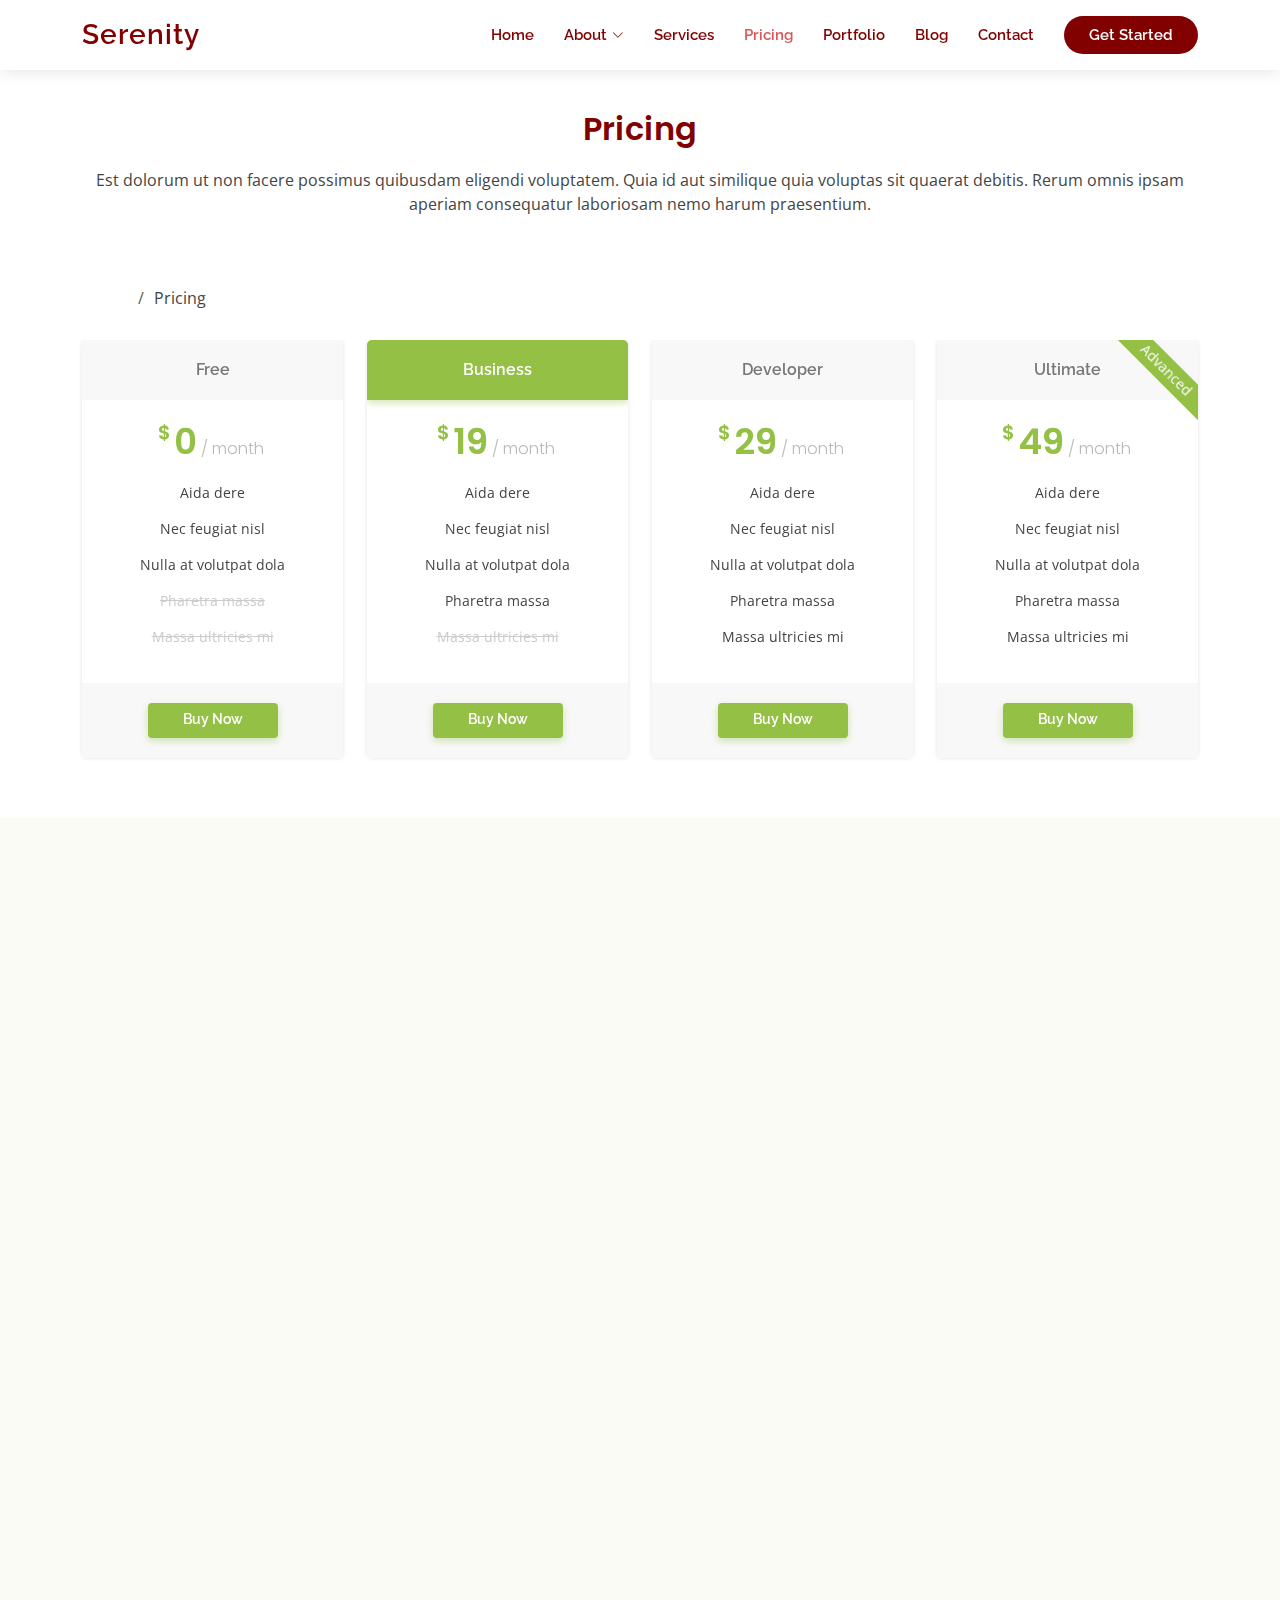
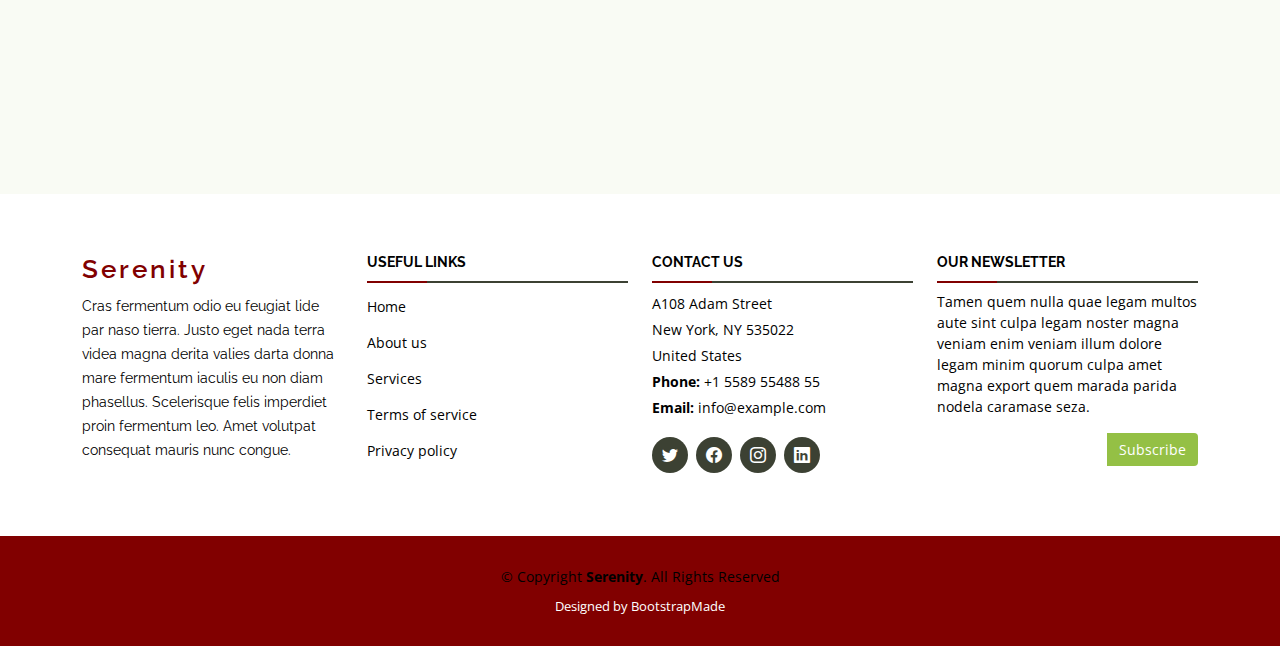
<file: pricing.html>
<!DOCTYPE html>
<html lang="en">

<head>
  <meta charset="utf-8">
  <meta content="width=device-width, initial-scale=1.0" name="viewport">

  <title>Pricing - Serenity Bootstrap Template</title>
  <meta content="" name="description">
  <meta content="" name="keywords">

  <!-- Favicons -->
  <link href="assets/img/favicon.png" rel="icon">
  <link href="assets/img/apple-touch-icon.png" rel="apple-touch-icon">

  <!-- Google Fonts -->
  <link href="https://fonts.googleapis.com/css?family=Open+Sans:300,300i,400,400i,600,600i,700,700i|Raleway:300,300i,400,400i,500,500i,600,600i,700,700i|Poppins:300,300i,400,400i,500,500i,600,600i,700,700i" rel="stylesheet">

  <!-- Vendor CSS Files -->
  <link href="assets/vendor/aos/aos.css" rel="stylesheet">
  <link href="assets/vendor/bootstrap/css/bootstrap.min.css" rel="stylesheet">
  <link href="assets/vendor/bootstrap-icons/bootstrap-icons.css" rel="stylesheet">
  <link href="assets/vendor/boxicons/css/boxicons.min.css" rel="stylesheet">
  <link href="assets/vendor/glightbox/css/glightbox.min.css" rel="stylesheet">
  <link href="assets/vendor/swiper/swiper-bundle.min.css" rel="stylesheet">

  <!-- Template Main CSS File -->
  <link href="assets/css/style.css" rel="stylesheet">

  <!-- =======================================================
  * Template Name: Serenity - v4.10.1
  * Template URL: https://bootstrapmade.com/serenity-bootstrap-corporate-template/
  * Author: BootstrapMade.com
  * License: https://bootstrapmade.com/license/
  ======================================================== -->
</head>

<body>

  <!-- ======= Header ======= -->
  <header id="header" class="fixed-top d-flex align-items-center">
    <div class="container d-flex align-items-center justify-content-between">

      <div class="logo">
        <h1 class="text-light"><a href="index.html">Serenity</a></h1>
        <!-- Uncomment below if you prefer to use an image logo -->
        <!-- <a href="index.html"><img src="assets/img/logo.png" alt="" class="img-fluid"></a>-->
      </div>

      <nav id="navbar" class="navbar">
        <ul>
          <li><a href="index.html">Home</a></li>
          <li class="dropdown"><a href="#"><span>About</span> <i class="bi bi-chevron-down"></i></a>
            <ul>
              <li><a href="about.html">About</a></li>
              <li><a href="team.html">Team</a></li>
              <li class="dropdown"><a href="#"><span>Deep Drop Down</span> <i class="bi bi-chevron-right"></i></a>
                <ul>
                  <li><a href="#">Deep Drop Down 1</a></li>
                  <li><a href="#">Deep Drop Down 2</a></li>
                  <li><a href="#">Deep Drop Down 3</a></li>
                  <li><a href="#">Deep Drop Down 4</a></li>
                  <li><a href="#">Deep Drop Down 5</a></li>
                </ul>
              </li>
            </ul>
          </li>
          <li><a href="services.html">Services</a></li>
          <li><a class="active" href="pricing.html">Pricing</a></li>
          <li><a href="portfolio.html">Portfolio</a></li>
          <li><a href="blog.html">Blog</a></li>
          <li><a href="contact.html">Contact</a></li>

          <li><a class="getstarted" href="about.html">Get Started</a></li>
        </ul>
        <i class="bi bi-list mobile-nav-toggle"></i>
      </nav><!-- .navbar -->

    </div>
  </header><!-- End Header -->

  <main id="main">

    <!-- ======= Breadcrumbs ======= -->
    <section id="breadcrumbs" class="breadcrumbs">
      <div class="breadcrumb-hero">
        <div class="container">
          <div class="breadcrumb-hero">
            <h2>Pricing</h2>
            <p>Est dolorum ut non facere possimus quibusdam eligendi voluptatem. Quia id aut similique quia voluptas sit quaerat debitis. Rerum omnis ipsam aperiam consequatur laboriosam nemo harum praesentium. </p>
          </div>
        </div>
      </div>
      <div class="container">
        <ol>
          <li><a href="index.html">Home</a></li>
          <li>Pricing</li>
        </ol>
      </div>
    </section><!-- End Breadcrumbs -->

    <!-- ======= Pricing Section ======= -->
    <section id="pricing" class="pricing">
      <div class="container">

        <div class="row">

          <div class="col-lg-3 col-md-6">
            <div class="box" data-aos="fade-up">
              <h3>Free</h3>
              <h4><sup>$</sup>0<span> / month</span></h4>
              <ul>
                <li>Aida dere</li>
                <li>Nec feugiat nisl</li>
                <li>Nulla at volutpat dola</li>
                <li class="na">Pharetra massa</li>
                <li class="na">Massa ultricies mi</li>
              </ul>
              <div class="btn-wrap">
                <a href="#" class="btn-buy">Buy Now</a>
              </div>
            </div>
          </div>

          <div class="col-lg-3 col-md-6 mt-4 mt-md-0">
            <div class="box featured" data-aos="fade-up" data-aos-delay="100">
              <h3>Business</h3>
              <h4><sup>$</sup>19<span> / month</span></h4>
              <ul>
                <li>Aida dere</li>
                <li>Nec feugiat nisl</li>
                <li>Nulla at volutpat dola</li>
                <li>Pharetra massa</li>
                <li class="na">Massa ultricies mi</li>
              </ul>
              <div class="btn-wrap">
                <a href="#" class="btn-buy">Buy Now</a>
              </div>
            </div>
          </div>

          <div class="col-lg-3 col-md-6 mt-4 mt-lg-0">
            <div class="box" data-aos="fade-up" data-aos-delay="200">
              <h3>Developer</h3>
              <h4><sup>$</sup>29<span> / month</span></h4>
              <ul>
                <li>Aida dere</li>
                <li>Nec feugiat nisl</li>
                <li>Nulla at volutpat dola</li>
                <li>Pharetra massa</li>
                <li>Massa ultricies mi</li>
              </ul>
              <div class="btn-wrap">
                <a href="#" class="btn-buy">Buy Now</a>
              </div>
            </div>
          </div>

          <div class="col-lg-3 col-md-6 mt-4 mt-lg-0">
            <div class="box" data-aos="fade-up" data-aos-delay="300">
              <span class="advanced">Advanced</span>
              <h3>Ultimate</h3>
              <h4><sup>$</sup>49<span> / month</span></h4>
              <ul>
                <li>Aida dere</li>
                <li>Nec feugiat nisl</li>
                <li>Nulla at volutpat dola</li>
                <li>Pharetra massa</li>
                <li>Massa ultricies mi</li>
              </ul>
              <div class="btn-wrap">
                <a href="#" class="btn-buy">Buy Now</a>
              </div>
            </div>
          </div>

        </div>

      </div>
    </section><!-- End Pricing Section -->

    <!-- ======= Frequently Asked Questions Section ======= -->
    <section id="faq" class="faq section-bg">
      <div class="container">

        <div class="section-title" data-aos="fade-up">
          <h2>Frequently Asked Questions</h2>
          <p>Magnam dolores commodi suscipit. Necessitatibus eius consequatur ex aliquid fuga eum quidem. Sit sint consectetur velit. Quisquam quos quisquam cupiditate. Et nemo qui impedit suscipit alias ea. Quia fugiat sit in iste officiis commodi quidem hic quas.</p>
        </div>

        <div class="row faq-item d-flex align-items-stretch" data-aos="fade-up">
          <div class="col-lg-5">
            <i class="bx bx-help-circle"></i>
            <h4>Non consectetur a erat nam at lectus urna duis?</h4>
          </div>
          <div class="col-lg-7">
            <p>
              Feugiat pretium nibh ipsum consequat. Tempus iaculis urna id volutpat lacus laoreet non curabitur gravida. Venenatis lectus magna fringilla urna porttitor rhoncus dolor purus non.
            </p>
          </div>
        </div><!-- End F.A.Q Item-->

        <div class="row faq-item d-flex align-items-stretch" data-aos="fade-up" data-aos-delay="100">
          <div class="col-lg-5">
            <i class="bx bx-help-circle"></i>
            <h4>Feugiat scelerisque varius morbi enim nunc faucibus a pellentesque?</h4>
          </div>
          <div class="col-lg-7">
            <p>
              Dolor sit amet consectetur adipiscing elit pellentesque habitant morbi. Id interdum velit laoreet id donec ultrices. Fringilla phasellus faucibus scelerisque eleifend donec pretium. Est pellentesque elit ullamcorper dignissim.
            </p>
          </div>
        </div><!-- End F.A.Q Item-->

        <div class="row faq-item d-flex align-items-stretch" data-aos="fade-up" data-aos-delay="200">
          <div class="col-lg-5">
            <i class="bx bx-help-circle"></i>
            <h4>Dolor sit amet consectetur adipiscing elit pellentesque habitant morbi?</h4>
          </div>
          <div class="col-lg-7">
            <p>
              Eleifend mi in nulla posuere sollicitudin aliquam ultrices sagittis orci. Faucibus pulvinar elementum integer enim. Sem nulla pharetra diam sit amet nisl suscipit. Rutrum tellus pellentesque eu tincidunt. Lectus urna duis convallis convallis tellus.
            </p>
          </div>
        </div><!-- End F.A.Q Item-->

        <div class="row faq-item d-flex align-items-stretch" data-aos="fade-up" data-aos-delay="300">
          <div class="col-lg-5">
            <i class="bx bx-help-circle"></i>
            <h4>Ac odio tempor orci dapibus. Aliquam eleifend mi in nulla?</h4>
          </div>
          <div class="col-lg-7">
            <p>
              Aperiam itaque sit optio et deleniti eos nihil quidem cumque. Voluptas dolorum accusantium sunt sit enim. Provident consequuntur quam aut reiciendis qui rerum dolorem sit odio. Repellat assumenda soluta sunt pariatur error doloribus fuga.
            </p>
          </div>
        </div><!-- End F.A.Q Item-->

        <div class="row faq-item d-flex align-items-stretch" data-aos="fade-up" data-aos-delay="400">
          <div class="col-lg-5">
            <i class="bx bx-help-circle"></i>
            <h4>Tempus quam pellentesque nec nam aliquam sem et tortor consequat?</h4>
          </div>
          <div class="col-lg-7">
            <p>
              Molestie a iaculis at erat pellentesque adipiscing commodo. Dignissim suspendisse in est ante in. Nunc vel risus commodo viverra maecenas accumsan. Sit amet nisl suscipit adipiscing bibendum est. Purus gravida quis blandit turpis cursus in
            </p>
          </div>
        </div><!-- End F.A.Q Item-->

      </div>
    </section><!-- End Frequently Asked Questions Section -->

  </main><!-- End #main -->

  <!-- ======= Footer ======= -->
  <footer id="footer">
    <div class="footer-top">
      <div class="container">
        <div class="row">

          <div class="col-lg-3 col-md-6 footer-info">
            <h3>Serenity</h3>
            <p>Cras fermentum odio eu feugiat lide par naso tierra. Justo eget nada terra videa magna derita valies darta donna mare fermentum iaculis eu non diam phasellus. Scelerisque felis imperdiet proin fermentum leo. Amet volutpat consequat mauris nunc congue.</p>
          </div>

          <div class="col-lg-3 col-md-6 footer-links">
            <h4>Useful Links</h4>
            <ul>
              <li><a href="#">Home</a></li>
              <li><a href="#">About us</a></li>
              <li><a href="#">Services</a></li>
              <li><a href="#">Terms of service</a></li>
              <li><a href="#">Privacy policy</a></li>
            </ul>
          </div>

          <div class="col-lg-3 col-md-6 footer-contact">
            <h4>Contact Us</h4>
            <p>
              A108 Adam Street <br>
              New York, NY 535022<br>
              United States <br>
              <strong>Phone:</strong> +1 5589 55488 55<br>
              <strong>Email:</strong> info@example.com<br>
            </p>

            <div class="social-links">
              <a href="#" class="twitter"><i class="bi bi-twitter"></i></a>
              <a href="#" class="facebook"><i class="bi bi-facebook"></i></a>
              <a href="#" class="instagram"><i class="bi bi-instagram"></i></a>
              <a href="#" class="linkedin"><i class="bi bi-linkedin"></i></a>
            </div>

          </div>

          <div class="col-lg-3 col-md-6 footer-newsletter">
            <h4>Our Newsletter</h4>
            <p>Tamen quem nulla quae legam multos aute sint culpa legam noster magna veniam enim veniam illum dolore legam minim quorum culpa amet magna export quem marada parida nodela caramase seza.</p>
            <form action="" method="post">
              <input type="email" name="email"><input type="submit" value="Subscribe">
            </form>
          </div>

        </div>
      </div>
    </div>

    <div class="container">
      <div class="copyright">
        &copy; Copyright <strong><span>Serenity</span></strong>. All Rights Reserved
      </div>
      <div class="credits">
        <!-- All the links in the footer should remain intact. -->
        <!-- You can delete the links only if you purchased the pro version. -->
        <!-- Licensing information: https://bootstrapmade.com/license/ -->
        <!-- Purchase the pro version with working PHP/AJAX contact form: https://bootstrapmade.com/serenity-bootstrap-corporate-template/ -->
        Designed by <a href="https://bootstrapmade.com/">BootstrapMade</a>
      </div>
    </div>
  </footer><!-- End Footer -->

  <a href="#" class="back-to-top d-flex align-items-center justify-content-center"><i class="bi bi-arrow-up-short"></i></a>

  <!-- Vendor JS Files -->
  <script src="assets/vendor/purecounter/purecounter_vanilla.js"></script>
  <script src="assets/vendor/aos/aos.js"></script>
  <script src="assets/vendor/bootstrap/js/bootstrap.bundle.min.js"></script>
  <script src="assets/vendor/glightbox/js/glightbox.min.js"></script>
  <script src="assets/vendor/isotope-layout/isotope.pkgd.min.js"></script>
  <script src="assets/vendor/swiper/swiper-bundle.min.js"></script>
  <script src="assets/vendor/waypoints/noframework.waypoints.js"></script>
  <script src="assets/vendor/php-email-form/validate.js"></script>

  <!-- Template Main JS File -->
  <script src="assets/js/main.js"></script>

</body>

</html>
</file>
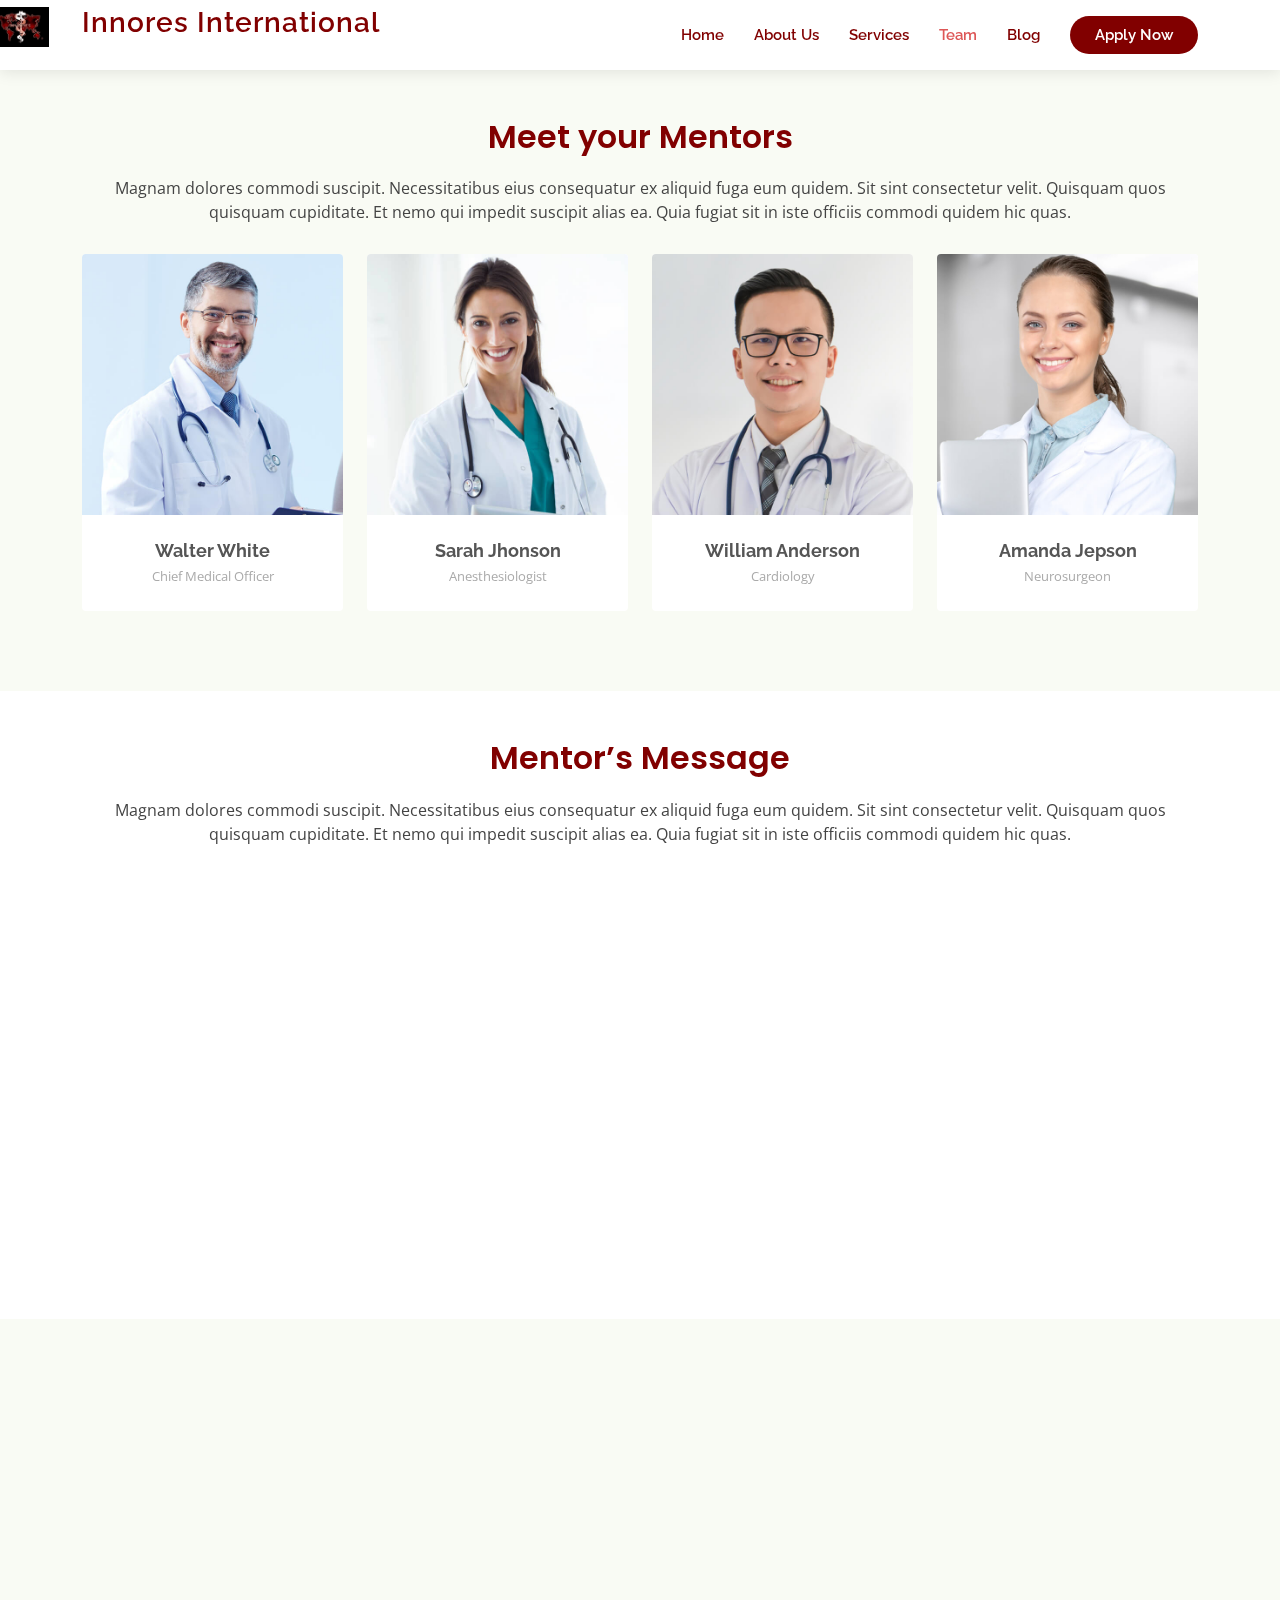
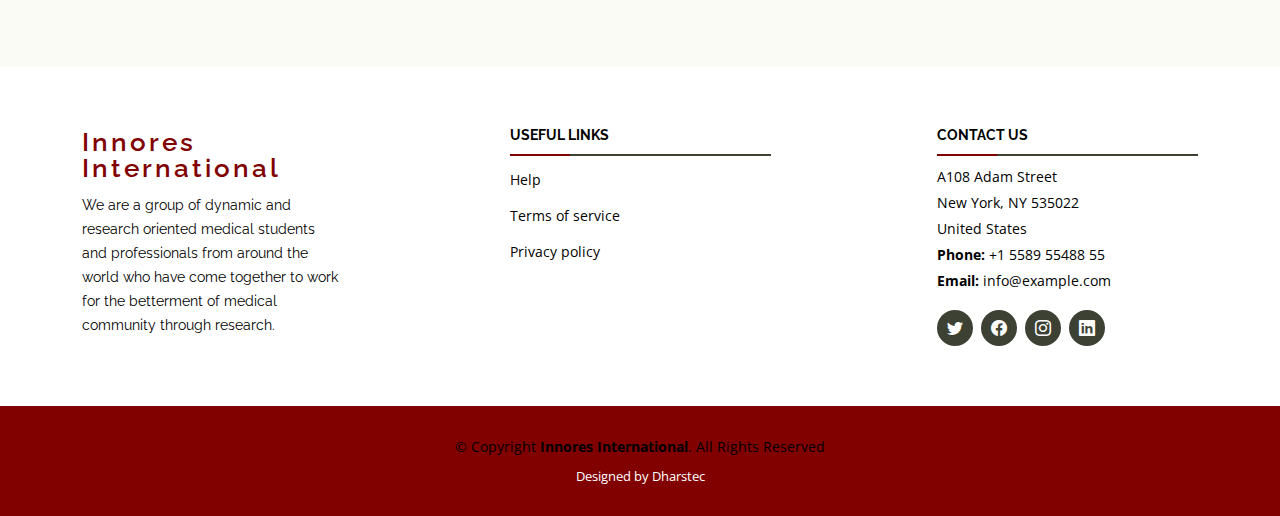
<file: team.html>
<!DOCTYPE html>
<html lang="en">

<head>
  <meta charset="utf-8">
  <meta content="width=device-width, initial-scale=1.0" name="viewport">

  <title>Team - Innores International</title>
  <meta content="" name="description">
  <meta content="" name="keywords">

  <!-- Favicons -->
  <!-- <link href="assets/img/favicon.png" rel="icon"> -->
  <link href="assets/img/company logo.jpg" rel="icon">
  <link href="assets/img/apple-touch-icon.png" rel="apple-touch-icon">

  <!-- Google Fonts -->
  <link href="https://fonts.googleapis.com/css?family=Open+Sans:300,300i,400,400i,600,600i,700,700i|Raleway:300,300i,400,400i,500,500i,600,600i,700,700i|Poppins:300,300i,400,400i,500,500i,600,600i,700,700i" rel="stylesheet">

  <!-- Vendor CSS Files -->
  <link href="assets/vendor/aos/aos.css" rel="stylesheet">
  <link href="assets/vendor/bootstrap/css/bootstrap.min.css" rel="stylesheet">
  <link href="assets/vendor/bootstrap-icons/bootstrap-icons.css" rel="stylesheet">
  <link href="assets/vendor/boxicons/css/boxicons.min.css" rel="stylesheet">
  <link href="assets/vendor/glightbox/css/glightbox.min.css" rel="stylesheet">
  <link href="assets/vendor/swiper/swiper-bundle.min.css" rel="stylesheet">

  <!-- Template Main CSS File -->
  <link href="assets/css/style.css" rel="stylesheet">

  <!-- =======================================================
  * Template Name: Serenity - v4.10.1
  * Template URL: https://bootstrapmade.com/serenity-bootstrap-corporate-template/
  * Author: BootstrapMade.com
  * License: https://bootstrapmade.com/license/
  ======================================================== -->
</head>

<body>

  <!-- ======= Header ======= -->
  <header id="header" class="fixed-top d-flex align-items-center">
    <div class="container d-flex align-items-center justify-content-between">

      <div class="logo">
        <h1 class="text-light"><a href="index.html">Innores International</a></h1>
        <a href="index.html"><img src="assets/img/company logo.jpg" alt="" class="img-fluid"></a>

        <!-- Uncomment below if you prefer to use an image logo -->
        <!-- <a href="index.html"><img src="assets/img/logo.png" alt="" class="img-fluid"></a>-->
      </div>

      <nav id="navbar" class="navbar">
        <ul>
          <li><a href="index.html">Home</a></li>
          <!-- <li class="dropdown"><a href="#"><span>About</span> <i class="bi bi-chevron-down"></i></a> -->
            <ul>
              <li><a href="about.html">About Us</a></li>
              <!-- <li class="dropdown"><a href="#"><span>Deep Drop Down</span> <i class="bi bi-chevron-right"></i></a>
                <ul>
                  <li><a href="#">Deep Drop Down 1</a></li>
                  <li><a href="#">Deep Drop Down 2</a></li>
                  <li><a href="#">Deep Drop Down 3</a></li>
                  <li><a href="#">Deep Drop Down 4</a></li>
                  <li><a href="#">Deep Drop Down 5</a></li>
                </ul>
              </li> -->
            </ul>
          </li>
          <li><a href="services.html">Services</a></li>
          <li><a class="active" href="team.html">Team</a></li>
          <li><a href="blog.html">Blog</a></li>

          <!-- <li><a href="pricing.html">Pricing</a></li>
          <li><a href="portfolio.html">Portfolio</a></li>
          <li><a href="blog.html">Blog</a></li>
          <li><a href="contact.html">Contact</a></li> -->

          <li><a class="getstarted" href="services.html">Apply Now</a></li>
        </ul>
        <i class="bi bi-list mobile-nav-toggle"></i>
      </nav><!-- .navbar -->

    </div>
  </header><!-- End Header -->

  <main id="main">

 <!-- ======= Doctors Section  Meet your Mentors ======= -->
 <section id="doctors" class="doctors section-bg">
  <div class="container" data-aos="fade-up">

    <div class="section-title">
      <br><br>
      <h2>Meet your Mentors</h2>
      <p>Magnam dolores commodi suscipit. Necessitatibus eius consequatur ex aliquid fuga eum quidem. Sit sint consectetur velit. Quisquam quos quisquam cupiditate. Et nemo qui impedit suscipit alias ea. Quia fugiat sit in iste officiis commodi quidem hic quas.</p>
    </div>

    <div class="row">

      <div class="col-lg-3 col-md-6 d-flex align-items-stretch">
        <div class="member" data-aos="fade-up" data-aos-delay="100">
          <div class="member-img">
            <img src="assets/img/doctors/doctors-1.jpg" class="img-fluid" alt="">
            <div class="social">
              <a href=""><i class="bi bi-twitter"></i></a>
              <a href=""><i class="bi bi-facebook"></i></a>
              <a href=""><i class="bi bi-instagram"></i></a>
              <a href=""><i class="bi bi-linkedin"></i></a>
            </div>
          </div>
          <div class="member-info">
            <h4>Walter White</h4>
            <span>Chief Medical Officer</span>
          </div>
        </div>
      </div>

      <div class="col-lg-3 col-md-6 d-flex align-items-stretch">
        <div class="member" data-aos="fade-up" data-aos-delay="200">
          <div class="member-img">
            <img src="assets/img/doctors/doctors-2.jpg" class="img-fluid" alt="">
            <div class="social">
              <a href=""><i class="bi bi-twitter"></i></a>
              <a href=""><i class="bi bi-facebook"></i></a>
              <a href=""><i class="bi bi-instagram"></i></a>
              <a href=""><i class="bi bi-linkedin"></i></a>
            </div>
          </div>
          <div class="member-info">
            <h4>Sarah Jhonson</h4>
            <span>Anesthesiologist</span>
          </div>
        </div>
      </div>

      <div class="col-lg-3 col-md-6 d-flex align-items-stretch">
        <div class="member" data-aos="fade-up" data-aos-delay="300">
          <div class="member-img">
            <img src="assets/img/doctors/doctors-3.jpg" class="img-fluid" alt="">
            <div class="social">
              <a href=""><i class="bi bi-twitter"></i></a>
              <a href=""><i class="bi bi-facebook"></i></a>
              <a href=""><i class="bi bi-instagram"></i></a>
              <a href=""><i class="bi bi-linkedin"></i></a>
            </div>
          </div>
          <div class="member-info">
            <h4>William Anderson</h4>
            <span>Cardiology</span>
          </div>
        </div>
      </div>

      <div class="col-lg-3 col-md-6 d-flex align-items-stretch">
        <div class="member" data-aos="fade-up" data-aos-delay="400">
          <div class="member-img">
            <img src="assets/img/doctors/doctors-4.jpg" class="img-fluid" alt="">
            <div class="social">
              <a href=""><i class="bi bi-twitter"></i></a>
              <a href=""><i class="bi bi-facebook"></i></a>
              <a href=""><i class="bi bi-instagram"></i></a>
              <a href=""><i class="bi bi-linkedin"></i></a>
            </div>
          </div>
          <div class="member-info">
            <h4>Amanda Jepson</h4>
            <span>Neurosurgeon</span>
          </div>
        </div>
      </div>

    </div>

  </div>
</section>
<!-- End Doctors Section -->
<!-- <br><br> -->
<!-- ======= Testimonials Section Mentor’s Message ======= -->
<section id="testimonial" class="testimonial">
  <div class="container" data-aos="fade-up">

    <div class="section-title">
      <br><br>
      <h2>Mentor’s Message</h2>
      <p>Magnam dolores commodi suscipit. Necessitatibus eius consequatur ex aliquid fuga eum quidem. Sit sint consectetur velit. Quisquam quos quisquam cupiditate. Et nemo qui impedit suscipit alias ea. Quia fugiat sit in iste officiis commodi quidem hic quas.</p>
    </div>

    <div class="testimonials-slider swiper" data-aos="fade-up" data-aos-delay="100">
      <div class="swiper-wrapper">

        <div class="swiper-slide">
          <div class="testimonial-item">
            <p>
              <i class="bx bxs-quote-alt-left quote-icon-left"></i>
              Proin iaculis purus consequat sem cure digni ssim donec porttitora entum suscipit rhoncus. Accusantium quam, ultricies eget id, aliquam eget nibh et. Maecen aliquam, risus at semper.
              <i class="bx bxs-quote-alt-right quote-icon-right"></i>
            </p>
            <img src="assets/img/testimonials/testimonials-1.jpg" class="testimonial-img" alt="">
            <h3>Saul Goodman</h3>
            <h4>Ceo &amp; Founder</h4>
          </div>
        </div><!-- End testimonial item -->

        <div class="swiper-slide">
          <div class="testimonial-item">
            <p>
              <i class="bx bxs-quote-alt-left quote-icon-left"></i>
              Export tempor illum tamen malis malis eram quae irure esse labore quem cillum quid cillum eram malis quorum velit fore eram velit sunt aliqua noster fugiat irure amet legam anim culpa.
              <i class="bx bxs-quote-alt-right quote-icon-right"></i>
            </p>
            <img src="assets/img/testimonials/testimonials-2.jpg" class="testimonial-img" alt="">
            <h3>Sara Wilsson</h3>
            <h4>Designer</h4>
          </div>
        </div><!-- End testimonial item -->

        <div class="swiper-slide">
          <div class="testimonial-item">
            <p>
              <i class="bx bxs-quote-alt-left quote-icon-left"></i>
              Enim nisi quem export duis labore cillum quae magna enim sint quorum nulla quem veniam duis minim tempor labore quem eram duis noster aute amet eram fore quis sint minim.
              <i class="bx bxs-quote-alt-right quote-icon-right"></i>
            </p>
            <img src="assets/img/testimonials/testimonials-3.jpg" class="testimonial-img" alt="">
            <h3>Jena Karlis</h3>
            <h4>Store Owner</h4>
          </div>
        </div><!-- End testimonial item -->

        <div class="swiper-slide">
          <div class="testimonial-item">
            <p>
              <i class="bx bxs-quote-alt-left quote-icon-left"></i>
              Fugiat enim eram quae cillum dolore dolor amet nulla culpa multos export minim fugiat minim velit minim dolor enim duis veniam ipsum anim magna sunt elit fore quem dolore labore illum veniam.
              <i class="bx bxs-quote-alt-right quote-icon-right"></i>
            </p>
            <img src="assets/img/testimonials/testimonials-4.jpg" class="testimonial-img" alt="">
            <h3>Matt Brandon</h3>
            <h4>Freelancer</h4>
          </div>
        </div><!-- End testimonial item -->

        <div class="swiper-slide">
          <div class="testimonial-item">
            <p>
              <i class="bx bxs-quote-alt-left quote-icon-left"></i>
              Quis quorum aliqua sint quem legam fore sunt eram irure aliqua veniam tempor noster veniam enim culpa labore duis sunt culpa nulla illum cillum fugiat legam esse veniam culpa fore nisi cillum quid.
              <i class="bx bxs-quote-alt-right quote-icon-right"></i>
            </p>
            <img src="assets/img/testimonials/testimonials-5.jpg" class="testimonial-img" alt="">
            <h3>John Larson</h3>
            <h4>Entrepreneur</h4>
          </div>
        </div><!-- End testimonial item -->

      </div>
      <div class="swiper-pagination"></div>
    </div>

  </div>
</section>
<!-- End Testimonials Section -->


 <!-- ======= Our Clients Section Our Partners ======= -->
 <section id="clients" class="clients">
  <div class="container" data-aos="fade-up">

    <div class="section-title">
      <h2>Our Partners</h2>
      <p>Magnam dolores commodi suscipit. Necessitatibus eius consequatur ex aliquid fuga eum quidem. Sit sint consectetur velit. Quisquam quos quisquam cupiditate. Et nemo qui impedit suscipit alias ea. Quia fugiat sit in iste officiis commodi quidem hic quas.</p>
    </div>

    <div class="clients-slider swiper">
      <div class="swiper-wrapper align-items-center">
        <div class="swiper-slide"><img src="assets/img/clients/client-1.png" class="img-fluid" alt=""></div>
        <div class="swiper-slide"><img src="assets/img/clients/client-2.png" class="img-fluid" alt=""></div>
        <div class="swiper-slide"><img src="assets/img/clients/client-3.png" class="img-fluid" alt=""></div>
        <div class="swiper-slide"><img src="assets/img/clients/client-4.png" class="img-fluid" alt=""></div>
        <div class="swiper-slide"><img src="assets/img/clients/client-5.png" class="img-fluid" alt=""></div>
        <div class="swiper-slide"><img src="assets/img/clients/client-6.png" class="img-fluid" alt=""></div>
        <div class="swiper-slide"><img src="assets/img/clients/client-7.png" class="img-fluid" alt=""></div>
        <div class="swiper-slide"><img src="assets/img/clients/client-8.png" class="img-fluid" alt=""></div>
      </div>
      <div class="swiper-pagination"></div>
    </div>

  </div>
</section>

<!-- End Our Clients Section -->

  </main><!-- End #main -->

  <!-- ======= Footer ======= -->
  <footer id="footer">
    <div class="footer-top">
      <div class="container">
        <div class="row">

          <div class="col-lg-3 col-md-6 footer-info">
            <h3>Innores International </h3>
            <p>
              We are a group of dynamic and research oriented medical students and professionals from around the world who have come together to work for the betterment of medical community through research.
            </p>
          </div>

          <div class="col-lg-3 col-md-6 footer-links">
            <h4>Useful Links</h4>
            <ul>
              <li><a href="assets/img/sam.pdf" target="_blank">Help</a></li>

              <!-- <li><a href="#">Home</a></li>
              <li><a href="#">About us</a></li>
              <li><a href="#">Services</a></li> -->
              <li><a href="assets/img/sam.pdf" target="_blank">Terms of service</a></li>
              <li><a href="assets/img/sam.pdf" target="_blank">Privacy policy</a></li>
            </ul>
          </div>

          <div class="col-lg-3 col-md-6 footer-contact">
            <h4>Contact Us</h4>
            <p>
              A108 Adam Street <br>
              New York, NY 535022<br>
              United States <br>
              <strong>Phone:</strong> +1 5589 55488 55<br>
              <strong>Email:</strong> info@example.com<br>
            </p>

            <div class="social-links">
              <a href="https://twitter.com" class="twitter" target="_blank"><i class="bi bi-twitter"></i></a>
              <a href="https://www.facebook.com" class="facebook" target="_blank"><i class="bi bi-facebook"></i></a>
              <a href="https://www.instagram.com" class="instagram" target="_blank"><i class="bi bi-instagram"></i></a>
              <a href="https://www.linkedin.com" class="linkedin" target="_blank"><i class="bi bi-linkedin"></i></a>
            </div>

          </div>

          <!-- <div class="col-lg-3 col-md-6 footer-newsletter">
            <h4>Our Newsletter</h4>
            <p>Tamen quem nulla quae legam multos aute sint culpa legam noster magna veniam enim veniam illum dolore legam minim quorum culpa amet magna export quem marada parida nodela caramase seza.</p>
            <form action="" method="post">
              <input type="email" name="email"><input type="submit" value="Subscribe">
            </form>
          </div> -->

        </div>
      </div>
    </div>

    <div class="container">
      <div class="copyright">
        &copy; Copyright <strong><span>Innores International</span></strong>. All Rights Reserved
      </div>
      <div class="credits">
        <!-- All the links in the footer should remain intact. -->
        <!-- You can delete the links only if you purchased the pro version. -->
        <!-- Licensing information: https://bootstrapmade.com/license/ -->
        <!-- Purchase the pro version with working PHP/AJAX contact form: https://bootstrapmade.com/serenity-bootstrap-corporate-template/ -->
        Designed by <a href="http://dharstec.com/">Dharstec</a>
      </div>
    </div>
  </footer><!-- End Footer -->

  <a href="#" class="back-to-top d-flex align-items-center justify-content-center"><i class="bi bi-arrow-up-short"></i></a>

  <!-- Vendor JS Files -->
  <script src="assets/vendor/purecounter/purecounter_vanilla.js"></script>
  <script src="assets/vendor/aos/aos.js"></script>
  <script src="assets/vendor/bootstrap/js/bootstrap.bundle.min.js"></script>
  <script src="assets/vendor/glightbox/js/glightbox.min.js"></script>
  <script src="assets/vendor/isotope-layout/isotope.pkgd.min.js"></script>
  <script src="assets/vendor/swiper/swiper-bundle.min.js"></script>
  <script src="assets/vendor/waypoints/noframework.waypoints.js"></script>
  <script src="assets/vendor/php-email-form/validate.js"></script>

  <!-- Template Main JS File -->
  <script src="assets/js/main.js"></script>

</body>

</html>
</file>
<file: assets/css/style.css>
/* *
* Template Name: Serenity - v4.10.1
* Template URL: https://bootstrapmade.com/serenity-bootstrap-corporate-template/
* Author: BootstrapMade.com
* License: https://bootstrapmade.com/license/
*/

/*--------------------------------------------------------------
# General
--------------------------------------------------------------*/
body {
  font-family: "Open Sans", sans-serif;
  color: #444444;
}

a {
  /* color: #94c045; */
  color: white;
  text-decoration: none;
}

a:hover {
  /* color: #aacd6b; */
color: #dd5757;
  text-decoration: none;
}

h1,
h2,
h3,
h4,
h5,
h6 {
  font-family: "Raleway", sans-serif;
}

#main {
  margin-top: 70px;
  z-index: 3;
  position: relative;
}

/*--------------------------------------------------------------
# Back to top button
--------------------------------------------------------------*/
.back-to-top {
  position: fixed;
  visibility: hidden;
  opacity: 0;
  right: 15px;
  bottom: 15px;
  z-index: 996;
  /* background: #94c045; */
  background: #810000;
  width: 40px;
  height: 40px;
  border-radius: 4px;
  transition: all 0.4s;
}

.back-to-top i {
  font-size: 28px;
  color: #fff;
  line-height: 0;
}

.back-to-top:hover {
  /* background: #a6ca63; */
  background: #9b2929;
  color: #fff;
}

.back-to-top.active {
  visibility: visible;
  opacity: 1;
}

/*--------------------------------------------------------------
# Disable AOS delay on mobile
--------------------------------------------------------------*/
@media screen and (max-width: 768px) {
  [data-aos-delay] {
    transition-delay: 0 !important;
  }
}

/*--------------------------------------------------------------
# Header
--------------------------------------------------------------*/
#header {
  height: 70px;
  z-index: 997;
  transition: all 0.5s ease-in-out;
  background: #fff;
  box-shadow: 0px 2px 15px rgba(0, 0, 0, 0.1);
}

#header .logo h1 {
  font-size: 28px;
  margin: 0;
  line-height: 0;
  font-weight: 600;
  letter-spacing: 1px;
}

#header .logo h1 a,
#header .logo h1 a:hover {
  /* color: #3c4133; */
  color: #810000;
  text-decoration: none;
}

#header .logo img {
  padding: 0;
  margin: 0;
  max-height: 40px;
  margin-left: -90px;
  margin-top: -20px;
}

/*--------------------------------------------------------------
# Navigation Menu
--------------------------------------------------------------*/
/**
* Desktop Navigation 
*/
.navbar {
  padding: 0;
}

.navbar ul {
  margin: 0;
  padding: 0;
  display: flex;
  list-style: none;
  align-items: center;
}

.navbar li {
  position: relative;
}

.navbar a,
.navbar a:focus {
  display: flex;
  align-items: center;
  justify-content: space-between;
  padding: 10px 0 10px 30px;
  font-family: "Raleway", sans-serif;
  font-size: 15px;
  font-weight: 600;
  /* color: #565e49; */
   color: #810000;
  white-space: nowrap;
  transition: 0.3s;
}

.navbar a i,
.navbar a:focus i {
  font-size: 12px;
  line-height: 0;
  margin-left: 5px;
}

.navbar a:hover,
.navbar .active,
.navbar .active:focus,
.navbar li:hover>a {
  /* color: #94c045; */
 
  color: #dd5757; 
}

.navbar .getstarted,
.navbar .getstarted:focus {
  /* background: #94c045; */
  background: #810000;
  padding: 8px 25px;
  margin-left: 30px;
  border-radius: 50px;
  color: #fff;
}

.navbar .getstarted:hover,
.navbar .getstarted:focus:hover {
  color: #fff;
  background: #9b2929;
}

.navbar .dropdown ul {
  display: block;
  position: absolute;
  left: 28px;
  top: calc(100% + 30px);
  margin: 0;
  padding: 10px 0;
  z-index: 99;
  opacity: 0;
  visibility: hidden;
  background: #fff;
  box-shadow: 0px 0px 30px rgba(127, 137, 161, 0.25);
  transition: 0.3s;
}

.navbar .dropdown ul li {
  min-width: 200px;
}

.navbar .dropdown ul a {
  padding: 10px 20px;
  font-size: 15px;
  text-transform: none;
}

.navbar .dropdown ul a i {
  font-size: 12px;
}

.navbar .dropdown ul a:hover,
.navbar .dropdown ul .active:hover,
.navbar .dropdown ul li:hover>a {
  color: #94c045;
}

.navbar .dropdown:hover>ul {
  opacity: 1;
  top: 100%;
  visibility: visible;
}

.navbar .dropdown .dropdown ul {
  top: 0;
  left: calc(100% - 30px);
  visibility: hidden;
}

.navbar .dropdown .dropdown:hover>ul {
  opacity: 1;
  top: 0;
  left: 100%;
  visibility: visible;
}

@media (max-width: 1366px) {
  .navbar .dropdown .dropdown ul {
    left: -90%;
  }

  .navbar .dropdown .dropdown:hover>ul {
    left: -100%;
  }
}

/**
* Mobile Navigation 
*/
.mobile-nav-toggle {
  color: #3c4133;
  font-size: 28px;
  cursor: pointer;
  display: none;
  line-height: 0;
  transition: 0.5s;
}

.mobile-nav-toggle.bi-x {
  color: #fff;
}

@media (max-width: 991px) {
  .mobile-nav-toggle {
    display: block;
  }

  .navbar ul {
    display: none;
  }
}

.navbar-mobile {
  position: fixed;
  overflow: hidden;
  top: 0;
  right: 0;
  left: 0;
  bottom: 0;
  background: rgba(34, 36, 29, 0.9);
  transition: 0.3s;
  z-index: 999;
}

.navbar-mobile .mobile-nav-toggle {
  position: absolute;
  top: 15px;
  right: 15px;
}

.navbar-mobile ul {
  display: block;
  position: absolute;
  top: 55px;
  right: 15px;
  bottom: 15px;
  left: 15px;
  padding: 10px 0;
  background-color: #fff;
  overflow-y: auto;
  transition: 0.3s;
}

.navbar-mobile a,
.navbar-mobile a:focus {
  padding: 10px 20px;
  font-size: 15px;
  color: #3c4133;
}

.navbar-mobile a:hover,
.navbar-mobile .active,
.navbar-mobile li:hover>a {
  color: #94c045;
}

.navbar-mobile .getstarted,
.navbar-mobile .getstarted:focus {
  margin: 15px;
}

.navbar-mobile .dropdown ul {
  position: static;
  display: none;
  margin: 10px 20px;
  padding: 10px 0;
  z-index: 99;
  opacity: 1;
  visibility: visible;
  background: #fff;
  box-shadow: 0px 0px 30px rgba(127, 137, 161, 0.25);
}

.navbar-mobile .dropdown ul li {
  min-width: 200px;
}

.navbar-mobile .dropdown ul a {
  padding: 10px 20px;
}

.navbar-mobile .dropdown ul a i {
  font-size: 12px;
}

.navbar-mobile .dropdown ul a:hover,
.navbar-mobile .dropdown ul .active:hover,
.navbar-mobile .dropdown ul li:hover>a {
  color: #94c045;
}

.navbar-mobile .dropdown>.dropdown-active {
  display: block;
}

/*--------------------------------------------------------------
# Hero Section
--------------------------------------------------------------*/
#hero {
  width: 100%;
  height: 75vh;
  background: url("../img/hero-bg.jpg") top center;
  background-size: cover;
  position: relative;
  margin-bottom: -140px;
  z-index: 1;
}

#hero:before {
  content: "";
  background: rgba(60, 65, 51, 0.4);
  position: absolute;
  bottom: 0;
  top: 0;
  left: 0;
  right: 0;
}

#hero .hero-container {
  position: absolute;
  bottom: 0;
  top: 0;
  left: 0;
  right: 0;
  display: flex;
  justify-content: center;
  align-items: center;
  flex-direction: column;
  text-align: center;
}

#hero h1 {
  margin: 0 0 10px 0;
  /* font-size: 48px; */
  font-size: 45px;
  font-weight: 700;
  line-height: 56px;
  color: #fff;
}

#hero h2 {
  color: #eee;
  margin-bottom: 50px;
  font-size: 20px;
}

#hero .btn-get-started {
  font-family: "Raleway", sans-serif;
  font-weight: 600;
  font-size: 13px;
  letter-spacing: 1px;
  display: inline-block;
  padding: 8px 28px;
  border-radius: 50px;
  transition: 0.5s;
  margin: 10px;
  /* border: 2px solid #94c045; */
  border: 2px solid #810000;
  text-transform: uppercase;
  color: #fff;
}

#hero .btn-get-started:hover {
  /* background: #94c045; */
  background: #810000;
}

@media (min-width: 1024px) {
  #hero {
    background-attachment: fixed;
  }
}

@media (max-width: 768px) {
  #hero {
    height: 100vh;
  }

  #hero h1 {
    font-size: 28px;
    line-height: 36px;
  }

  #hero h2 {
    font-size: 18px;
    line-height: 24px;
    margin-bottom: 30px;
  }

  #hero .hero-container {
    padding: 0 15px;
  }
}

@media (max-height: 500px) {
  #hero {
    height: 120vh;
  }
}

/*--------------------------------------------------------------
# Sections General
--------------------------------------------------------------*/
section {
  padding-bottom: 60px;
  /* background-color: whitesmoke; */
  overflow: hidden;
}

.section-bg {
  background-color: #f9fbf4;
  
}

.section-title {
  text-align: center;
  padding-bottom: 30px;
}

.section-title h2 {
  font-size: 32px;
  font-weight: 600;
  margin-bottom: 20px;
  padding-bottom: 0;
  font-family: "Poppins", sans-serif;
  /* color: #646c55; */
  color: #810000;
  /* position: relative; */
}

.section-title p {
  margin-bottom: 0;
}

/*--------------------------------------------------------------
# Breadcrumbs
--------------------------------------------------------------*/
.breadcrumbs {
  padding: 0;
}

.breadcrumbs .breadcrumb-hero {
  text-align: center;
  /* background: #94c045; */
  padding: 20px 0;
  /* color: #fff; */
}

.breadcrumbs .breadcrumb-hero h2 {
  /* font-size: 32px;
  font-weight: 500; */
  font-size: 32px;
  font-weight: 600;
  margin-bottom: 20px;
  padding-bottom: 0;
  font-family: "Poppins", sans-serif;
  /* color: #646c55; */
  color: #810000;
}

.breadcrumbs .breadcrumb-hero p {
  /* font-size: 14px;
  margin-bottom: 0; */
  margin-bottom: 0;

}

.breadcrumbs ol {
  display: flex;
  flex-wrap: wrap;
  list-style: none;
  padding: 0;
  margin: 30px 0;
}

.breadcrumbs ol li+li {
  padding-left: 10px;
}

.breadcrumbs ol li+li::before {
  display: inline-block;
  padding-right: 10px;
  color: #565e49;
  content: "/";
}

/*--------------------------------------------------------------
# About
--------------------------------------------------------------*/
.about{
  background-color: #f9fbf4;
}
.about .container {
  box-shadow: 0px 2px 15px rgba(0, 0, 0, 0.1);
  padding-bottom: 15px;
  background: #fff;
}

.about .count-box {
  width: 100%;
}

.about .count-box i {
  display: block;
  font-size: 48px;
  /* color: #94c045; */
  color: #9b2929;
  float: left;
  line-height: 0;
}

.about .count-box span {
  font-size: 28px;
  line-height: 24px;
  display: block;
  font-weight: 700;
  color: #646c55;
  margin-left: 60px;
}

.about .count-box p {
  padding: 5px 0 0 0;
  margin: 0 0 0 60px;
  font-family: "Raleway", sans-serif;
  font-weight: 600;
  font-size: 14px;
  color: #646c55;
}

.about .count-box a {
  font-weight: 600;
  display: block;
  margin-top: 20px;
  color: #646c55;
  font-size: 15px;
  font-family: "Poppins", sans-serif;
  transition: ease-in-out 0.3s;
}

.about .count-box a:hover {
  color: #8b9578;
}

.about .content {
  font-size: 15px;
}

.about .content h3 {
  font-weight: 700;
  font-size: 24px;
  color: #3c4133;
}

.about .content ul {
  list-style: none;
  padding: 0;
}

.about .content ul li {
  padding-bottom: 10px;
  padding-left: 28px;
  position: relative;
}

.about .content ul i {
  font-size: 24px;
  /* color: #94c045; */
  color: #810000;
  position: absolute;
  left: 0;
  top: -2px;
}

.about .content p:last-child {
  margin-bottom: 0;
}

.about .play-btn {
  width: 94px;
  height: 94px;
  background: radial-gradient(#810000 50%, rgba(221,87,87) 52%);
  /* rgba(148, 192, 69, 0.4) 52%); */
  border-radius: 50%;
  display: block;
  /* position: absolute; */
  position: relative;
  left: calc(50% - 47px);
  top: calc(50% - 47px);
  overflow: hidden;
}

.about .play-btn::after {
  content: "";
  position: absolute;
  left: 50%;
  top: 50%;
  transform: translateX(-40%) translateY(-50%);
  width: 0;
  height: 0;
  border-top: 10px solid transparent;
  border-bottom: 10px solid transparent;
  border-left: 15px solid #fff;
  z-index: 100;
  transition: all 400ms cubic-bezier(0.55, 0.055, 0.675, 0.19);
}

.about .play-btn::before {
  content: "";
  /* position: absolute; */
  position: relative;
  width: 120px;
  height: 120px;
  -webkit-animation-delay: 0s;
  animation-delay: 0s;
  -webkit-animation: pulsate-btn 2s;
  animation: pulsate-btn 2s;
  -webkit-animation-direction: forwards;
  animation-direction: forwards;
  -webkit-animation-iteration-count: infinite;
  animation-iteration-count: infinite;
  -webkit-animation-timing-function: steps;
  animation-timing-function: steps;
  opacity: 1;
  border-radius: 50%;
  border:5px solid rgba(129,0,0,255);
  /* border: 5px solid rgba(129,0,0, 0.7); */
  top: -15%;
  left: -15%;
  background: rgba(198, 16, 0, 0);
}

.about .play-btn:hover::after {
  /* border-left: 15px solid #94c045; */
  /* border-left: 15px solid #810000; */
  border-left: 15px solid red;

  transform: scale(20);
}

.about .play-btn:hover::before {
  content: "";
  position: absolute;
  left: 50%;
  top: 50%;
  transform: translateX(-40%) translateY(-50%);
  width: 0;
  height: 0;
  border: none;
  border-top: 10px solid transparent;
  border-bottom: 10px solid transparent;
  border-left: 15px solid #fff;
  z-index: 200;
  -webkit-animation: none;
  animation: none;
  border-radius: 0;
}

@-webkit-keyframes pulsate-btn {
  0% {
    transform: scale(0.6, 0.6);
    opacity: 1;
  }

  100% {
    transform: scale(1, 1);
    opacity: 0;
  }
}

@keyframes pulsate-btn {
  0% {
    transform: scale(0.6, 0.6);
    opacity: 1;
  }

  100% {
    transform: scale(1, 1);
    opacity: 0;
  }
}

/*--------------------------------------------------------------
# Cta
--------------------------------------------------------------*/
.cta {
  padding: 50px 0;
}

.cta h3 {
  color: #fff;
  font-size: 28px;
  font-weight: 700;
}

.cta p {
  color: #fff;
}

.cta .cta-btn {
  font-family: "Raleway", sans-serif;
  font-weight: 500;
  font-size: 15px;
  letter-spacing: 1px;
  display: inline-block;
  padding: 8px 28px;
  border-radius: 25px;
  transition: 0.5s;
  margin-top: 10px;
  border: 2px solid #fff;
  color: #fff;
}

.cta .cta-btn:hover {
  /* background: #aacd6b; */
  /* border-color: #aacd6b; */
  background: #810000;
  background-color: #810000;
  background-image: none;
}

/*--------------------------------------------------------------
# Services
--------------------------------------------------------------*/
.services .icon-box {
  padding: 30px;
  position: relative;
  overflow: hidden;
  border-radius: 10px;
  margin: 0 10px 40px 10px;
  /* background: #fff; */
  background: #f9fbf4;
  box-shadow: 0 2px 29px 0 rgba(68, 88, 144, 0.12);
  transition: all 0.3s ease-in-out;
}

.services .icon-box:hover {
  transform: translateY(-5px);
}

.services .icon {
  position: absolute;
  left: -20px;
  top: calc(50% - 30px);
}

.services .icon i {
  font-size: 64px;
  line-height: 1;
  transition: 0.5s;
}

.services .title {
  margin-left: 40px;
  font-weight: 700;
  margin-bottom: 15px;
  font-size: 18px;
}

.services .title a {
  color: #111;
}

.services .icon-box:hover .title a {
  color: #94c045;
}

.services .description {
  font-size: 14px;
  margin-left: 40px;
  line-height: 24px;
  margin-bottom: 0;
}

/*--------------------------------------------------------------
# Work Process
--------------------------------------------------------------*/
.work-process{
  background-color:#fff;
}
.work-process .content+.content {
  margin-top: 100px;
}

.work-process .content h3 {
  font-weight: 600;
  font-size: 26px;
}

.work-process .content ul {
  list-style: none;
  padding: 0;
}

.work-process .content ul li {
  padding-bottom: 10px;
}

.work-process .content ul i {
  font-size: 20px;
  padding-right: 4px;
  color: #810000;
  /* color: #94c045; */
}

.work-process .content p:last-child {
  margin-bottom: 0;
}

/*--------------------------------------------------------------
# Our Skills
--------------------------------------------------------------*/
.skills {
  padding-top: 60px;
}

.skills .content h3 {
  font-weight: 700;
  font-size: 26px;
  color: #3c4133;
  font-family: "Poppins", sans-serif;
}

.skills .content ul {
  list-style: none;
  padding: 0;
}

.skills .content ul li {
  padding-bottom: 10px;
}

.skills .content ul i {
  font-size: 20px;
  padding-right: 4px;
  color: #94c045;
}

.skills .content p:last-child {
  margin-bottom: 0;
}

.skills .progress {
  height: 60px;
  display: block;
  background: none;
  border-radius: 0;
}

.skills .progress .skill {
  padding: 0;
  margin: 0 0 6px 0;
  text-transform: uppercase;
  display: block;
  font-weight: 600;
  font-family: "Poppins", sans-serif;
  color: #3c4133;
}

.skills .progress .skill .val {
  float: right;
  font-style: normal;
}

.skills .progress-bar-wrap {
  background: #e1e4dc;
}

.skills .progress-bar {
  width: 1px;
  height: 10px;
  transition: 0.9s;
  background-color: #94c045;
}

/*--------------------------------------------------------------
# testimonials
--------------------------------------------------------------*/
.testimonials {
  background-color: #f9fbf4;
  padding-top: 60px;
}

.testimonials .section-header {
  margin-bottom: 40px;
}

.testimonials .testimonials-carousel,
.testimonials .testimonials-slider {
  overflow: hidden;
}

.testimonials .testimonial-item {
  text-align: center;
}

.testimonials .testimonial-item .testimonial-img {
  width: 120px;
  border-radius: 50%;
  border: 4px solid #fff;
  margin: 0 auto;
}

.testimonials .testimonial-item h3 {
  font-size: 20px;
  font-weight: bold;
  margin: 10px 0 5px 0;
  color: #444444;
}

.testimonials .testimonial-item h4 {
  font-size: 14px;
  color: #6c757d;
  margin: 0 0 15px 0;
}

.testimonials .testimonial-item .stars {
  margin-bottom: 15px;
}

.testimonials .testimonial-item .stars i {
  color: #ffc107;
  margin: 0 1px;
}

.testimonials .testimonial-item .quote-icon-left,
.testimonials .testimonial-item .quote-icon-right {
  /* color: #c0da91; */
  color: #810000;
  font-size: 26px;
  line-height: 0;
}

.testimonials .testimonial-item .quote-icon-left {
  display: inline-block;
  left: -5px;
  position: relative;
}

.testimonials .testimonial-item .quote-icon-right {
  display: inline-block;
  right: -5px;
  position: relative;
  top: 10px;
  transform: scale(-1, -1);
}

.testimonials .testimonial-item p {
  font-style: italic;
  margin: 0 auto 15px auto;
}

.testimonials .swiper-pagination {
  margin-top: 20px;
  position: relative;
}

.testimonials .swiper-pagination .swiper-pagination-bullet {
  width: 12px;
  height: 12px;
  background-color: #fff;
  opacity: 1;
  border: 1px solid #810000
  /* #94c045; */
}

.testimonials .swiper-pagination .swiper-pagination-bullet-active {
  /* background-color: #94c045; */
background-color: #810000;
}

@media (min-width: 992px) {
  .testimonials .testimonial-item p {
    width: 80%;
  }
}

/*--------------------------------------------------------------
# Our Clients
--------------------------------------------------------------*/
.clients {
  background-color: #f9fbf4;
  padding-top: 60px;
}

.clients .swiper-slide img {
  opacity: 0.5;
  transition: 0.3s;
}

.clients .swiper-slide img:hover {
  opacity: 1;
}

.clients .swiper-pagination {
  margin-top: 20px;
  position: relative;
}

.clients .swiper-pagination .swiper-pagination-bullet {
  width: 12px;
  height: 12px;
  background-color: #fff;
  opacity: 1;
  border: 1px solid #810000
  /* #94c045; */
}

.clients .swiper-pagination .swiper-pagination-bullet-active {
  background-color: #810000
  /* #94c045; */
}

/*--------------------------------------------------------------
# Features
--------------------------------------------------------------*/
.features .card {
  border: 0;
  padding: 160px 20px 20px 20px;
  position: relative;
  width: 100%;
  background-size: cover;
  background-repeat: no-repeat;
  background-position: center center;
}

.features .card-body {
  z-index: 10;
  background: rgba(255, 255, 255, 0.9);
  padding: 15px 30px;
  box-shadow: 0px 2px 15px rgba(0, 0, 0, 0.1);
  transition: 0.3s;
  transition: ease-in-out 0.4s;
  border-radius: 5px;
}

.features .card-title {
  font-weight: 700;
  text-align: center;
  margin-bottom: 15px;
}

.features .card-title a {
  color: #3c4133;
}

.features .card-text {
  color: #5e5e5e;
}

.features .read-more a {
  color: #777777;
  text-transform: uppercase;
  font-weight: 600;
  font-size: 12px;
  transition: 0.4s;
}

.features .read-more a:hover {
  text-decoration: underline;
}

.features .card:hover .card-body {
  background: #94c045;
}

.features .card:hover .read-more a,
.features .card:hover .card-title,
.features .card:hover .card-title a,
.features .card:hover .card-text {
  color: #fff;
}

/*--------------------------------------------------------------
# Portfolio
--------------------------------------------------------------*/
.portfolio .portfolio-item {
  margin-bottom: 30px;
}

.portfolio #portfolio-flters {
  padding: 0;
  margin: 0 auto 20px auto;
  list-style: none;
  text-align: center;
}

.portfolio #portfolio-flters li {
  cursor: pointer;
  display: inline-block;
  padding: 8px 15px 10px 15px;
  font-size: 14px;
  font-weight: 600;
  line-height: 1;
  text-transform: uppercase;
  color: #444444;
  margin-bottom: 5px;
  transition: all 0.3s ease-in-out;
  border-radius: 3px;
}

.portfolio #portfolio-flters li:hover,
.portfolio #portfolio-flters li.filter-active {
  color: #fff;
  background: #94c045;
}

.portfolio #portfolio-flters li:last-child {
  margin-right: 0;
}

.portfolio .portfolio-wrap {
  transition: 0.3s;
  position: relative;
  overflow: hidden;
  z-index: 1;
  background: rgba(60, 65, 51, 0.6);
}

.portfolio .portfolio-wrap::before {
  content: "";
  background: rgba(60, 65, 51, 0.6);
  position: absolute;
  left: 0;
  right: 0;
  top: 0;
  bottom: 0;
  transition: all ease-in-out 0.3s;
  z-index: 2;
  opacity: 0;
}

.portfolio .portfolio-wrap img {
  transition: all ease-in-out 0.3s;
}

.portfolio .portfolio-wrap .portfolio-info {
  opacity: 0;
  position: absolute;
  top: 0;
  left: 0;
  right: 0;
  bottom: 0;
  z-index: 3;
  transition: all ease-in-out 0.3s;
  display: flex;
  flex-direction: column;
  justify-content: flex-end;
  align-items: flex-start;
  padding: 20px;
}

.portfolio .portfolio-wrap .portfolio-info h4 {
  font-size: 20px;
  color: #fff;
  font-weight: 600;
}

.portfolio .portfolio-wrap .portfolio-info p {
  color: rgba(255, 255, 255, 0.7);
  font-size: 14px;
  text-transform: uppercase;
  padding: 0;
  margin: 0;
  font-style: italic;
}

.portfolio .portfolio-wrap .portfolio-links {
  text-align: center;
  z-index: 4;
}

.portfolio .portfolio-wrap .portfolio-links a {
  color: #fff;
  margin: 0 5px 0 0;
  font-size: 28px;
  display: inline-block;
  transition: 0.3s;
}

.portfolio .portfolio-wrap .portfolio-links a:hover {
  color: #c0da91;
}

.portfolio .portfolio-wrap:hover::before {
  opacity: 1;
}

.portfolio .portfolio-wrap:hover img {
  transform: scale(1.2);
}

.portfolio .portfolio-wrap:hover .portfolio-info {
  opacity: 1;
}

/*--------------------------------------------------------------
# Portfolio Details
--------------------------------------------------------------*/
.portfolio-details {
  padding-top: 40px;
}

.portfolio-details .portfolio-details-slider img {
  width: 100%;
}

.portfolio-details .portfolio-details-slider .swiper-pagination {
  margin-top: 20px;
  position: relative;
}

.portfolio-details .portfolio-details-slider .swiper-pagination .swiper-pagination-bullet {
  width: 12px;
  height: 12px;
  background-color: #fff;
  opacity: 1;
  border: 1px solid #94c045;
}

.portfolio-details .portfolio-details-slider .swiper-pagination .swiper-pagination-bullet-active {
  background-color: #94c045;
}

.portfolio-details .portfolio-info {
  padding: 30px;
  box-shadow: 0px 0 30px rgba(60, 65, 51, 0.08);
}

.portfolio-details .portfolio-info h3 {
  font-size: 22px;
  font-weight: 700;
  margin-bottom: 20px;
  padding-bottom: 20px;
  border-bottom: 1px solid #eee;
}

.portfolio-details .portfolio-info ul {
  list-style: none;
  padding: 0;
  font-size: 15px;
}

.portfolio-details .portfolio-info ul li+li {
  margin-top: 10px;
}

.portfolio-details .portfolio-description {
  padding-top: 30px;
}

.portfolio-details .portfolio-description h2 {
  font-size: 26px;
  font-weight: 700;
  margin-bottom: 20px;
}

.portfolio-details .portfolio-description p {
  padding: 0;
}

/*--------------------------------------------------------------
# Pricing
--------------------------------------------------------------*/
.pricing .box {
  padding: 20px;
  background: #fff;
  text-align: center;
  box-shadow: 0px 0px 4px rgba(0, 0, 0, 0.12);
  border-radius: 5px;
  position: relative;
  overflow: hidden;
}

.pricing h3 {
  font-weight: 400;
  margin: -20px -20px 20px -20px;
  padding: 20px 15px;
  font-size: 16px;
  font-weight: 600;
  color: #777777;
  background: #f8f8f8;
}

.pricing h4 {
  font-size: 36px;
  color: #94c045;
  font-weight: 600;
  font-family: "Poppins", sans-serif;
  margin-bottom: 20px;
}

.pricing h4 sup {
  font-size: 20px;
  top: -15px;
  left: -3px;
}

.pricing h4 span {
  color: #bababa;
  font-size: 16px;
  font-weight: 300;
}

.pricing ul {
  padding: 0;
  list-style: none;
  color: #444444;
  text-align: center;
  line-height: 20px;
  font-size: 14px;
}

.pricing ul li {
  padding-bottom: 16px;
}

.pricing ul i {
  color: #94c045;
  font-size: 18px;
  padding-right: 4px;
}

.pricing ul .na {
  color: #ccc;
  text-decoration: line-through;
}

.pricing .btn-wrap {
  margin: 20px -20px -20px -20px;
  padding: 20px 15px;
  background: #f8f8f8;
  text-align: center;
}

.pricing .btn-buy {
  background: #94c045;
  display: inline-block;
  padding: 6px 35px 8px 35px;
  border-radius: 4px;
  color: #fff;
  transition: none;
  font-size: 14px;
  font-weight: 400;
  font-family: "Raleway", sans-serif;
  font-weight: 600;
  box-shadow: 0 3px 7px rgba(148, 192, 69, 0.4);
  transition: 0.3s;
}

.pricing .btn-buy:hover {
  background: #aacd6b;
}

.pricing .featured h3 {
  color: #fff;
  background: #94c045;
  box-shadow: 0 3px 7px rgba(148, 192, 69, 0.4);
}

.pricing .advanced {
  width: 200px;
  position: absolute;
  top: 18px;
  right: -68px;
  transform: rotate(45deg);
  z-index: 1;
  font-size: 14px;
  padding: 1px 0 3px 0;
  background: #94c045;
  color: #fff;
}

/*--------------------------------------------------------------
# Frequently Asked Questions
--------------------------------------------------------------*/
.faq {
  padding-top: 60px;
}

.faq .faq-item {
  margin: 20px 0;
  padding: 20px 0;
  border-bottom: 1px solid #dee1d9;
}

.faq .faq-item i {
  color: #bcc2b1;
  font-size: 20px;
  float: left;
  line-height: 0;
  padding: 13px 0 0 0;
  margin: 0;
}

.faq .faq-item h4 {
  font-size: 16px;
  line-height: 26px;
  font-weight: 500;
  margin: 0 0 10px 28px;
  font-family: "Poppins", sans-serif;
}

.faq .faq-item p {
  font-size: 15px;
}

/*--------------------------------------------------------------
# Contact
--------------------------------------------------------------*/
.contact .info {
  width: 100%;
  background: #fff;
}

.contact .info i {
  font-size: 20px;
  color: #94c045;
  float: left;
  width: 44px;
  height: 44px;
  background: #f0f6e5;
  display: flex;
  justify-content: center;
  align-items: center;
  border-radius: 50px;
  transition: all 0.3s ease-in-out;
}

.contact .info h4 {
  padding: 0 0 0 60px;
  font-size: 22px;
  font-weight: 600;
  margin-bottom: 5px;
  color: #3c4133;
}

.contact .info p {
  padding: 0 0 0 60px;
  margin-bottom: 0;
  font-size: 14px;
  color: #717a60;
}

.contact .info .email,
.contact .info .phone {
  margin-top: 40px;
}

.contact .info .email:hover i,
.contact .info .address:hover i,
.contact .info .phone:hover i {
  background: #94c045;
  color: #fff;
}

.contact .php-email-form {
  width: 100%;
  background: #fff;
}

.contact .php-email-form .form-group {
  padding-bottom: 8px;
}

.contact .php-email-form .error-message {
  display: none;
  color: #fff;
  background: #ed3c0d;
  text-align: left;
  padding: 15px;
  font-weight: 600;
}

.contact .php-email-form .error-message br+br {
  margin-top: 25px;
}

.contact .php-email-form .sent-message {
  display: none;
  color: #fff;
  background: #18d26e;
  text-align: center;
  padding: 15px;
  font-weight: 600;
}

.contact .php-email-form .loading {
  display: none;
  background: #fff;
  text-align: center;
  padding: 15px;
}

.contact .php-email-form .loading:before {
  content: "";
  display: inline-block;
  border-radius: 50%;
  width: 24px;
  height: 24px;
  margin: 0 10px -6px 0;
  border: 3px solid #18d26e;
  border-top-color: #eee;
  -webkit-animation: animate-loading 1s linear infinite;
  animation: animate-loading 1s linear infinite;
}

.contact .php-email-form input,
.contact .php-email-form textarea {
  border-radius: 0;
  box-shadow: none;
  font-size: 14px;
}

.contact .php-email-form input {
  height: 44px;
}

.contact .php-email-form textarea {
  padding: 10px 12px;
}

.contact .php-email-form button[type=submit] {
  background: #94c045;
  border: 0;
  padding: 10px 24px;
  color: #fff;
  transition: 0.4s;
  border-radius: 50px;
}

.contact .php-email-form button[type=submit]:hover {
  background: #aacd6b;
}

@-webkit-keyframes animate-loading {
  0% {
    transform: rotate(0deg);
  }

  100% {
    transform: rotate(360deg);
  }
}

@keyframes animate-loading {
  0% {
    transform: rotate(0deg);
  }

  100% {
    transform: rotate(360deg);
  }
}

/*--------------------------------------------------------------
# Team
--------------------------------------------------------------*/
.team {
  background: #fff;
}

.team .member {
  margin-bottom: 20px;
  overflow: hidden;
}

.team .member .member-img {
  position: relative;
  overflow: hidden;
}

.team .member .social {
  position: absolute;
  left: 0;
  bottom: -40px;
  right: 0;
  height: 40px;
  opacity: 0;
  transition: bottom ease-in-out 0.4s;
  background: rgba(148, 192, 69, 0.8);
  display: flex;
  align-items: center;
  justify-content: center;
}

.team .member .social a {
  transition: color 0.3s;
  color: #fff;
  margin: 0 10px;
  display: inline-flex;
  align-items: center;
  justify-content: center;
}

.team .member .social a:hover {
  color: #94c045;
}

.team .member .social i {
  font-size: 18px;
  line-height: 0;
}

.team .member .member-info h4 {
  font-weight: 700;
  margin: 15px 0 5px 0;
  font-size: 18px;
}

.team .member .member-info span {
  display: block;
  font-size: 13px;
  text-transform: uppercase;
  font-weight: 400;
  margin-bottom: 15px;
  color: #94c045;
}

.team .member .member-info p {
  font-style: italic;
  font-size: 14px;
  line-height: 26px;
  color: #777777;
}

.team .member:hover .social {
  bottom: 0;
  opacity: 1;
  transition: bottom ease-in-out 0.4s;
}

/*--------------------------------------------------------------
# Blog already there
--------------------------------------------------------------*/
/* .blog {
  padding: 0 0 40px 0;
}

.blog .entry {
  padding: 30px;
  margin-bottom: 60px;
  box-shadow: 0 4px 16px rgba(0, 0, 0, 0.1);
}

.blog .entry .entry-img {
  max-height: 440px;
  margin: -30px -30px 20px -30px;
  overflow: hidden;
}

.blog .entry .entry-title {
  font-size: 28px;
  font-weight: bold;
  padding: 0;
  margin: 0 0 20px 0;
}

.blog .entry .entry-title a {
  color: #3c4133;
  transition: 0.3s;
}

.blog .entry .entry-title a:hover {
  color: #810000;
}

.blog .entry .entry-meta {
  margin-bottom: 15px;
  color: #a3ab95;
}

.blog .entry .entry-meta ul {
  display: flex;
  flex-wrap: wrap;
  list-style: none;
  align-items: center;
  padding: 0;
  margin: 0;
}

.blog .entry .entry-meta ul li+li {
  padding-left: 20px;
}

.blog .entry .entry-meta i {
  font-size: 16px;
  margin-right: 8px;
  line-height: 0;
}

.blog .entry .entry-meta a {
  color: #777777;
  font-size: 14px;
  display: inline-block;
  line-height: 1;
}

.blog .entry .entry-content p {
  line-height: 24px;
}

.blog .entry .entry-content .read-more {
  -moz-text-align-last: right;
  text-align-last: right;
}

.blog .entry .entry-content .read-more a {
  display: inline-block;
  background: #810000;
  color: #fff;
  padding: 6px 20px;
  transition: 0.3s;
  font-size: 14px;
  border-radius: 4px;
}

.blog .entry .entry-content .read-more a:hover {
  background: #dd5757;
}

.blog .entry .entry-content h3 {
  font-size: 22px;
  margin-top: 30px;
  font-weight: bold;
}

.blog .entry .entry-content blockquote {
  overflow: hidden;
  background-color: #fafafa;
  padding: 60px;
  position: relative;
  text-align: center;
  margin: 20px 0;
}

.blog .entry .entry-content blockquote p {
  color: #444444;
  line-height: 1.6;
  margin-bottom: 0;
  font-style: italic;
  font-weight: 500;
  font-size: 22px;
}

.blog .entry .entry-content blockquote::after {
  content: "";
  position: absolute;
  left: 0;
  top: 0;
  bottom: 0;
  width: 3px;
  background-color: #3c4133;
  margin-top: 20px;
  margin-bottom: 20px;
}

.blog .entry .entry-footer {
  padding-top: 10px;
  border-top: 1px solid #e6e6e6;
}

.blog .entry .entry-footer i {
  color: #8b9578;
  display: inline;
}

.blog .entry .entry-footer a {
  color: #494f3e;
  transition: 0.3s;
}

.blog .entry .entry-footer a:hover {
  color: #94c045;
}

.blog .entry .entry-footer .cats {
  list-style: none;
  display: inline;
  padding: 0 20px 0 0;
  font-size: 14px;
}

.blog .entry .entry-footer .cats li {
  display: inline-block;
}

.blog .entry .entry-footer .tags {
  list-style: none;
  display: inline;
  padding: 0;
  font-size: 14px;
}

.blog .entry .entry-footer .tags li {
  display: inline-block;
}

.blog .entry .entry-footer .tags li+li::before {
  padding-right: 6px;
  color: #6c757d;
  content: ",";
}

.blog .entry .entry-footer .share {
  font-size: 16px;
}

.blog .entry .entry-footer .share i {
  padding-left: 5px;
}

.blog .entry-single {
  margin-bottom: 30px;
}

.blog .blog-author {
  padding: 20px;
  margin-bottom: 30px;
  box-shadow: 0 4px 16px rgba(0, 0, 0, 0.1);
}

.blog .blog-author img {
  width: 120px;
  margin-right: 20px;
}

.blog .blog-author h4 {
  font-weight: 600;
  font-size: 22px;
  margin-bottom: 0px;
  padding: 0;
  color: #3c4133;
}

.blog .blog-author .social-links {
  margin: 0 10px 10px 0;
}

.blog .blog-author .social-links a {
  color: rgba(60, 65, 51, 0.5);
  margin-right: 5px;
}

.blog .blog-author p {
  font-style: italic;
  color: #b7b7b7;
}

.blog .blog-comments {
  margin-bottom: 30px;
}

.blog .blog-comments .comments-count {
  font-weight: bold;
}

.blog .blog-comments .comment {
  margin-top: 30px;
  position: relative;
}

.blog .blog-comments .comment .comment-img {
  margin-right: 14px;
}

.blog .blog-comments .comment .comment-img img {
  width: 60px;
}

.blog .blog-comments .comment h5 {
  font-size: 16px;
  margin-bottom: 2px;
}

.blog .blog-comments .comment h5 a {
  font-weight: bold;
  color: #444444;
  transition: 0.3s;
}

.blog .blog-comments .comment h5 a:hover {
  color: #94c045;
}

.blog .blog-comments .comment h5 .reply {
  padding-left: 10px;
  color: #3c4133;
}

.blog .blog-comments .comment h5 .reply i {
  font-size: 20px;
}

.blog .blog-comments .comment time {
  display: block;
  font-size: 14px;
  color: #565e49;
  margin-bottom: 5px;
}

.blog .blog-comments .comment.comment-reply {
  padding-left: 40px;
}

.blog .blog-comments .reply-form {
  margin-top: 30px;
  padding: 30px;
  box-shadow: 0 4px 16px rgba(0, 0, 0, 0.1);
}

.blog .blog-comments .reply-form h4 {
  font-weight: bold;
  font-size: 22px;
}

.blog .blog-comments .reply-form p {
  font-size: 14px;
}

.blog .blog-comments .reply-form input {
  border-radius: 4px;
  padding: 10px 10px;
  font-size: 14px;
}

.blog .blog-comments .reply-form input:focus {
  box-shadow: none;
  border-color: #c0da91;
}

.blog .blog-comments .reply-form textarea {
  border-radius: 4px;
  padding: 10px 10px;
  font-size: 14px;
}

.blog .blog-comments .reply-form textarea:focus {
  box-shadow: none;
  border-color: #c0da91;
}

.blog .blog-comments .reply-form .form-group {
  margin-bottom: 25px;
}

.blog .blog-comments .reply-form .btn-primary {
  border-radius: 4px;
  padding: 10px 20px;
  border: 0;
  background-color: #3c4133;
}

.blog .blog-comments .reply-form .btn-primary:hover {
  background-color: #494f3e;
}

.blog .blog-pagination {
  color: #717a60;
}

.blog .blog-pagination ul {
  display: flex;
  padding: 0;
  margin: 0;
  list-style: none;
}

.blog .blog-pagination li {
  margin: 0 5px;
  transition: 0.3s;
}

.blog .blog-pagination li a {
  color: #3c4133;
  padding: 7px 16px;
  display: flex;
  align-items: center;
  justify-content: center;
}

.blog .blog-pagination li.active,
.blog .blog-pagination li:hover {
  background: #810000;
}

.blog .blog-pagination li.active a,
.blog .blog-pagination li:hover a {
  color: #fff;
}

.blog .sidebar {
  padding: 30px;
  margin: 0 0 60px 20px;
  box-shadow: 0 4px 16px rgba(0, 0, 0, 0.1);
}

.blog .sidebar .sidebar-title {
  font-size: 20px;
  font-weight: 700;
  padding: 0 0 0 0;
  margin: 0 0 15px 0;
  color: #3c4133;
  position: relative;
}

.blog .sidebar .sidebar-item {
  margin-bottom: 30px;
}

.blog .sidebar .search-form form {
  background: #fff;
  border: 1px solid #ddd;
  padding: 3px 10px;
  position: relative;
}

.blog .sidebar .search-form form input[type=text] {
  border: 0;
  padding: 4px;
  border-radius: 4px;
  width: calc(100% - 40px);
}

.blog .sidebar .search-form form button {
  position: absolute;
  top: 0;
  right: 0;
  bottom: 0;
  border: 0;
  background: none;
  font-size: 16px;
  padding: 0 15px;
  margin: -1px;
  background: #94c045;
  color: #fff;
  transition: 0.3s;
  border-radius: 0 4px 4px 0;
  line-height: 0;
}

.blog .sidebar .search-form form button i {
  line-height: 0;
}

.blog .sidebar .search-form form button:hover {
  background: #9dc554;
}

.blog .sidebar .categories ul {
  list-style: none;
  padding: 0;
}

.blog .sidebar .categories ul li+li {
  padding-top: 10px;
}

.blog .sidebar .categories ul a {
  color: #3c4133;
  transition: 0.3s;
}

.blog .sidebar .categories ul a:hover {
  color: #94c045;
}

.blog .sidebar .categories ul a span {
  padding-left: 5px;
  color: #aaaaaa;
  font-size: 14px;
}

.blog .sidebar .recent-posts .post-item+.post-item {
  margin-top: 15px;
}

.blog .sidebar .recent-posts img {
  width: 80px;
  float: left;
}

.blog .sidebar .recent-posts h4 {
  font-size: 15px;
  margin-left: 95px;
  font-weight: bold;
}

.blog .sidebar .recent-posts h4 a {
  color: #3c4133;
  transition: 0.3s;
}

.blog .sidebar .recent-posts h4 a:hover {
  color: #94c045;
}

.blog .sidebar .recent-posts time {
  display: block;
  margin-left: 95px;
  font-style: italic;
  font-size: 14px;
  color: #aaaaaa;
}

.blog .sidebar .tags {
  margin-bottom: -10px;
}

.blog .sidebar .tags ul {
  list-style: none;
  padding: 0;
}

.blog .sidebar .tags ul li {
  display: inline-block;
}

.blog .sidebar .tags ul a {
  color: #7e886b;
  font-size: 14px;
  padding: 6px 14px;
  margin: 0 6px 8px 0;
  border: 1px solid #edefea;
  display: inline-block;
  transition: 0.3s;
}

.blog .sidebar .tags ul a:hover {
  color: #fff;
  border: 1px solid #94c045;
  background: #94c045;
}

.blog .sidebar .tags ul a span {
  padding-left: 5px;
  color: #d5d8ce;
  font-size: 14px;
} */

/*--------------------------------------------------------------
# Footer
--------------------------------------------------------------*/
#footer {
  /* background: #141611; */
  background: #810000;
  padding: 0 0 30px 0;
  /* color: #fff; */
  color: black;
  font-size: 14px;
}

#footer .footer-top {
  background: #fff;
  /* background: #1c1f18; */
  /* background: #b2bec05d; */
  padding: 60px 0 30px 0;
}

#footer .footer-top .footer-info {
  margin-bottom: 30px;
}

#footer .footer-top .footer-info h3 {
  font-size: 26px;
  margin: 0 0 10px 0;
  padding: 2px 0 2px 0;
  line-height: 1;
  font-weight: 600;
  letter-spacing: 3px;
  /* color: #9fc658; */
  color: #810000;
}

#footer .footer-top .footer-info p {
  font-size: 14px;
  line-height: 24px;
  margin-bottom: 0;
  font-family: "Raleway", sans-serif;
  color: black
}

#footer .footer-top .social-links a {
  display: inline-block;
  background: #3c4133;
  color: #fff;
  line-height: 1;
  margin-right: 4px;
  border-radius: 50%;
  text-align: center;
  width: 36px;
  height: 36px;
  transition: 0.3s;
  display: inline-flex;
  align-items: center;
  justify-content: center;
}

#footer .footer-top .social-links a i {
  line-height: 0;
  font-size: 16px;
}

#footer .footer-top .social-links a:hover {
  /* background: #94c045; */
  background: #810000;
  color: #fff;
  text-decoration: none;
}

#footer .footer-top h4 {
  font-size: 14px;
  font-weight: bold;
  /* color: #fff; */
  color: black;
  text-transform: uppercase;
  position: relative;
  padding-bottom: 12px;
}

#footer .footer-top h4::before,
#footer .footer-top h4::after {
  content: "";
  position: absolute;
  left: 0;
  bottom: 0;
  height: 2px;
}

#footer .footer-top h4::before {
  right: 0;
  background: #3c4133;
}

#footer .footer-top h4::after {
  /* background: #94c045; */
  /* background: #810000; */
  background: #810000;
  width: 60px;
}

#footer .footer-top .footer-links {
  margin-bottom: 30px;
  margin-left: auto;
}

#footer .footer-top .footer-links ul {
  list-style: none;
  padding: 5px 0 0 0;
  margin: 0;
}

#footer .footer-top .footer-links ul li {
  padding: 0 0 15px 0;
}

#footer .footer-top .footer-links ul a {
  /* color: #fff; */
  color: black;
  transition: 0.3s;
}

#footer .footer-top .footer-links ul a:hover {
  /* color: #94c045; */
  color: #810000;
}

#footer .footer-top .footer-contact {
  margin-bottom: 30px;
  margin-left: auto;
}

#footer .footer-top .footer-contact p {
  line-height: 26px;
}

#footer .footer-top .footer-newsletter {
  margin-bottom: 30px;
}

#footer .footer-top .footer-newsletter input[type=email] {
  border: 0;
  padding: 6px 8px;
  width: 65%;
  border-radius: 4px 0 0 4px;
}

#footer .footer-top .footer-newsletter input[type=submit] {
  background: #94c045;
  border: 0;
  border-radius: 0 4px 4px 0;
  width: 35%;
  padding: 6px 0;
  text-align: center;
  color: #fff;
  transition: 0.3s;
  cursor: pointer;
}

#footer .footer-top .footer-newsletter input[type=submit]:hover {
  background: #789d35;
}

#footer .copyright {
  text-align: center;
  padding-top: 30px;
}

#footer .credits {
  padding-top: 10px;
  text-align: center;
  font-size: 13px;
  color: #fff;
}
/* ------------------------------- Departments--------------------- */
/* .departments{ */
  /* background-color: #f9fbf4; */
  /* background-color: red; */
/* } */
.departments .nav-tabs {
  border: 0;
}

.departments .nav-link {
  border: 0;
  padding: 20px;
  color: #555555;
  /* color: #810000; */
  border-radius: 0;
  border-left: 5px solid #fff;
  cursor: pointer;
}

.departments .nav-link h4 {
  color: #810000;
  font-size: 18px;
  font-weight: 600;
  transition: 0.3s;
}

.departments .nav-link p {
  font-size: 14px;
  margin-bottom: 0;
}

.departments .nav-link:hover h4 {
  /* color: #3fbbc0; */
  color: #dd5757;
}

.departments .nav-link.active {
  background: #ddcccb17;
  border-color: #810000;
  /* border-color: #3fbbc0; */
}

.departments .nav-link.active h4 {
  /* color: #3fbbc0; */
  color: #810000;
}

.departments .tab-pane.active {
  -webkit-animation: slide-down 0.5s ease-out;
  animation: slide-down 0.5s ease-out;
}

.departments .tab-pane img {
  float: left;
  max-width: 300px;
  padding: 0 15px 15px 0;
}

@media (max-width: 768px) {
  .departments .tab-pane img {
    float: none;
    padding: 0 0 15px 0;
    max-width: 100%;
  }
}

.departments .tab-pane h3 {
  font-size: 26px;
  font-weight: 600;
  margin-bottom: 20px;
  /* color: #3fbbc0; */
  color: #810000;
}

.departments .tab-pane p {
  color: #777777;
}

.departments .tab-pane p:last-child {
  margin-bottom: 0;
}

@-webkit-keyframes slide-down {
  0% {
    opacity: 0;
  }

  100% {
    opacity: 1;
  }
}

@keyframes slide-down {
  0% {
    opacity: 0;
  }

  100% {
    opacity: 1;
  }
}
/* ------------------------------- end Departments--------------------- */



/* ------------------- call to action--------- */
.cta1 {
  /* background: #94c045; */
  color: #fff;
  background-size: cover;
  padding: 60px 0;
}

.cta1 h3 {
  font-size: 28px;
  font-weight: 700;
}

.cta1 .cta-btn {
  font-family: "Roboto", sans-serif;
  font-weight: 500;
  font-size: 16px;
  letter-spacing: 1px;
  display: inline-block;
  padding: 10px 35px;
  border-radius: 25px;
  transition: 0.5s;
  margin-top: 10px;
  border: 2px solid #fff;
  color: #fff;
}

.cta1 .cta-btn:hover {
  background: #fff;
  /* color: #3fbbc0; */
  color: #810000;
}
/* --------------- end call to action ------------ */


/*--------------------------------------------------------------
# Doctors
--------------------------------------------------------------*/
.doctors .member {
  margin-bottom: 20px;
  overflow: hidden;
  text-align: center;
  border-radius: 4px;
  background: #fff;
  /* box-shadow: 0px 2px 15px rgba(255, 99, 71, 0.4); */
}

.doctors .member .member-img {
  position: relative;
  overflow: hidden;
}

.doctors .member .social {
  position: absolute;
  left: 0;
  bottom: 0;
  right: 0;
  height: 40px;
  opacity: 0;
  transition: ease-in-out 0.3s;
  background: rgba(255, 255, 255, 0.85);
  display: flex;
  align-items: center;
  justify-content: center;
}

.doctors .member .social a {
  transition: color 0.3s;
  color: #555555;
  margin: 0 10px;
  display: inline-flex;
  align-items: center;
  justify-content: center;
}

.doctors .member .social a i {
  line-height: 0;
}

.doctors .member .social a:hover {
 color: #810000;
  /* color: #3fbbc0; */
}

.doctors .member .social i {
  font-size: 18px;
  margin: 0 2px;
}

.doctors .member .member-info {
  padding: 25px 15px;
}

.doctors .member .member-info h4 {
  font-weight: 700;
  margin-bottom: 5px;
  font-size: 18px;
  color: #555555;
}

.doctors .member .member-info span {
  display: block;
  font-size: 13px;
  font-weight: 400;
  color: #aaaaaa;
}

.doctors .member .member-info p {
  font-style: italic;
  font-size: 14px;
  line-height: 26px;
  color: #777777;
}

.doctors .member:hover .social {
  opacity: 1;
}

/*--------------------------------------------------------------
# Gallery
--------------------------------------------------------------*/
.gallery {
  overflow: hidden;
}

.gallery .swiper-pagination {
  margin-top: 20px;
  position: relative;
}

.gallery .swiper-pagination .swiper-pagination-bullet {
  width: 12px;
  height: 12px;
  background-color: #fff;
  opacity: 1;
  border: 1px solid #810000
  /* #3fbbc0; */
}

.gallery .swiper-pagination .swiper-pagination-bullet-active {
  background-color: #810000 
  /* #3fbbc0; */
}

.gallery .swiper-slide-active {
  text-align: center;
}

@media (min-width: 992px) {
  .gallery .swiper-wrapper {
    padding: 40px 0;
  }

  .gallery .swiper-slide-active {
    border: 6px solid #c75b5b;
    /* #3fbbc0; */
    padding: 4px;
    background: #fff;
    z-index: 1;
    transform: scale(1.2);
    margin-top: 10px;
  }
}



/*--------------------------------------------------------------
# Service
--------------------------------------------------------------*/
.service {
  background-color: #f9fbf4;
}
.service .icon-box {
  margin-bottom: 20px;
  text-align: center;
}

.service .icon {
  display: inline-flex;
  justify-content: center;
  align-items: center;
  width: 80px;
  height: 80px;
  margin-bottom: 20px;
  background: #fff;
  border-radius: 50%;
  transition: 0.5s;
  /* color: #3fbbc0; */
  color: #dd5757; 
  /* #810000; */
  overflow: hidden;
  box-shadow: 0px 0 25px rgba(240, 60, 60, 0.15);
}

.service .icon i {
  font-size: 36px;
  line-height: 0;
}

.service .icon-box:hover .icon {
  box-shadow: 0px 0 25px rgba(240, 60, 60, 0.15);
}

.service .title {
  font-weight: 600;
  margin-bottom: 15px;
  font-size: 18px;
  position: relative;
  padding-bottom: 15px;
}

.service .title a {
  color: #444444;
  transition: 0.3s;
}

.service .title a:hover {
  color: #810000;
}

.service .title::after {
  content: "";
  position: absolute;
  display: block;
  width: 50px;
  height: 2px;
  /* background: #3fbbc0; */
  background: #810000;
  bottom: 0;
  left: calc(50% - 25px);
}

.service .description {
  line-height: 24px;
  font-size: 14px;
}


/*--------------------------------------------------------------
# Testimonial
--------------------------------------------------------------*/
.testimonial .testimonials-carousel,
.testimonial .testimonials-slider {
  overflow: hidden;
}

.testimonial .testimonial-item {
  box-sizing: content-box;
  min-height: 320px;
}

.testimonial .testimonial-item .testimonial-img {
  width: 90px;
  border-radius: 50%;
  margin: -40px 0 0 40px;
  position: relative;
  z-index: 2;
  border: 6px solid #fff;
}

.testimonial .testimonial-item h3 {
  font-size: 18px;
  font-weight: bold;
  margin: 10px 0 5px 45px;
  color: #111;
}

.testimonial .testimonial-item h4 {
  font-size: 14px;
  color: #999;
  margin: 0 0 0 45px;
}

.testimonial .testimonial-item .quote-icon-left,
.testimonial .testimonial-item .quote-icon-right {
  color: #810000;
  /* color: #b2e4e6; */
  font-size: 26px;
}

.testimonial .testimonial-item .quote-icon-left {
  display: inline-block;
  left: -5px;
  position: relative;
}

.testimonial .testimonial-item .quote-icon-right {
  display: inline-block;
  right: -5px;
  position: relative;
  top: 10px;
}

.testimonial .testimonial-item p {
  font-style: italic;
  margin: 0 15px 0 15px;
  padding: 20px 20px 60px 20px;
  background: #ddcccb17;
  /* #f0fafa; */
  position: relative;
  border-radius: 6px;
  position: relative;
  z-index: 1;
}

.testimonial .swiper-pagination {
  margin-top: 20px;
  position: relative;
}

.testimonial .swiper-pagination .swiper-pagination-bullet {
  width: 12px;
  height: 12px;
  background-color: #fff;
  opacity: 1;
  border: 1px solid #810000
  /* #3fbbc0; */
}

.testimonial .swiper-pagination .swiper-pagination-bullet-active {
  background-color: #810000
  /* #3fbbc0; */
}




/*--------------------------------------------------------------
# Blog Stylings
--------------------------------------------------------------*/
/*--------------------------------------------------------------
# Blog Home Posts List
--------------------------------------------------------------*/
.blog .posts-list article {
  height: 100%;
  border-bottom: 1px solid #d6e2ef;
  padding-bottom: 30px;
}

.blog .posts-list article+article {
  margin-top: 60px;
}

.blog .posts-list .post-img {
  max-height: 240px;
  overflow: hidden;
}

.blog .posts-list .title {
  font-size: 20px;
  font-weight: 600;
  padding: 0;
  margin: 20px 0 0 0;
}

.blog .posts-list .title a {
  color: var(--color-secondary);
  transition: 0.3s;
}

.blog .posts-list .title a:hover {
  color: var(--color-primary);
}

.blog .posts-list .meta-top {
  margin-top: 20px;
  color: #467ab3;
}

.blog .posts-list .meta-top ul {
  display: flex;
  flex-wrap: wrap;
  list-style: none;
  align-items: center;
  padding: 0;
  margin: 0;
}

.blog .posts-list .meta-top ul li+li {
  padding-left: 20px;
}

.blog .posts-list .meta-top i {
  font-size: 16px;
  margin-right: 8px;
  line-height: 0;
  color: rgba(86, 184, 230, 0.8);
}

.blog .posts-list .meta-top a {
  /* color: #467ab3; */
  color: #810000;
  font-size: 14px;
  display: inline-block;
  line-height: 1;
}

.blog .posts-list .content {
  margin-top: 20px;
}

.blog .posts-list .read-more a {
  display: inline-block;
  /* color: #1f98d1; */
  color: #810000;
  transition: 0.3s;
  font-size: 15px;
  font-weight: 500;
}

.blog .posts-list .read-more a:hover {
  color: var(--color-primary);
}
.blog .blog-pagination {
  color: #717a60;
}

.blog .blog-pagination ul {
  display: flex;
  padding: 0;
  margin: 0;
  list-style: none;
}

.blog .blog-pagination li {
  margin: 0 5px;
  transition: 0.3s;
}

.blog .blog-pagination li a {
  color: #3c4133;
  padding: 7px 16px;
  display: flex;
  align-items: center;
  justify-content: center;
}

.blog .blog-pagination li.active,
.blog .blog-pagination li:hover {
  background: #810000;
}

.blog .blog-pagination li.active a,
.blog .blog-pagination li:hover a {
  color: #fff;
}
</file>
